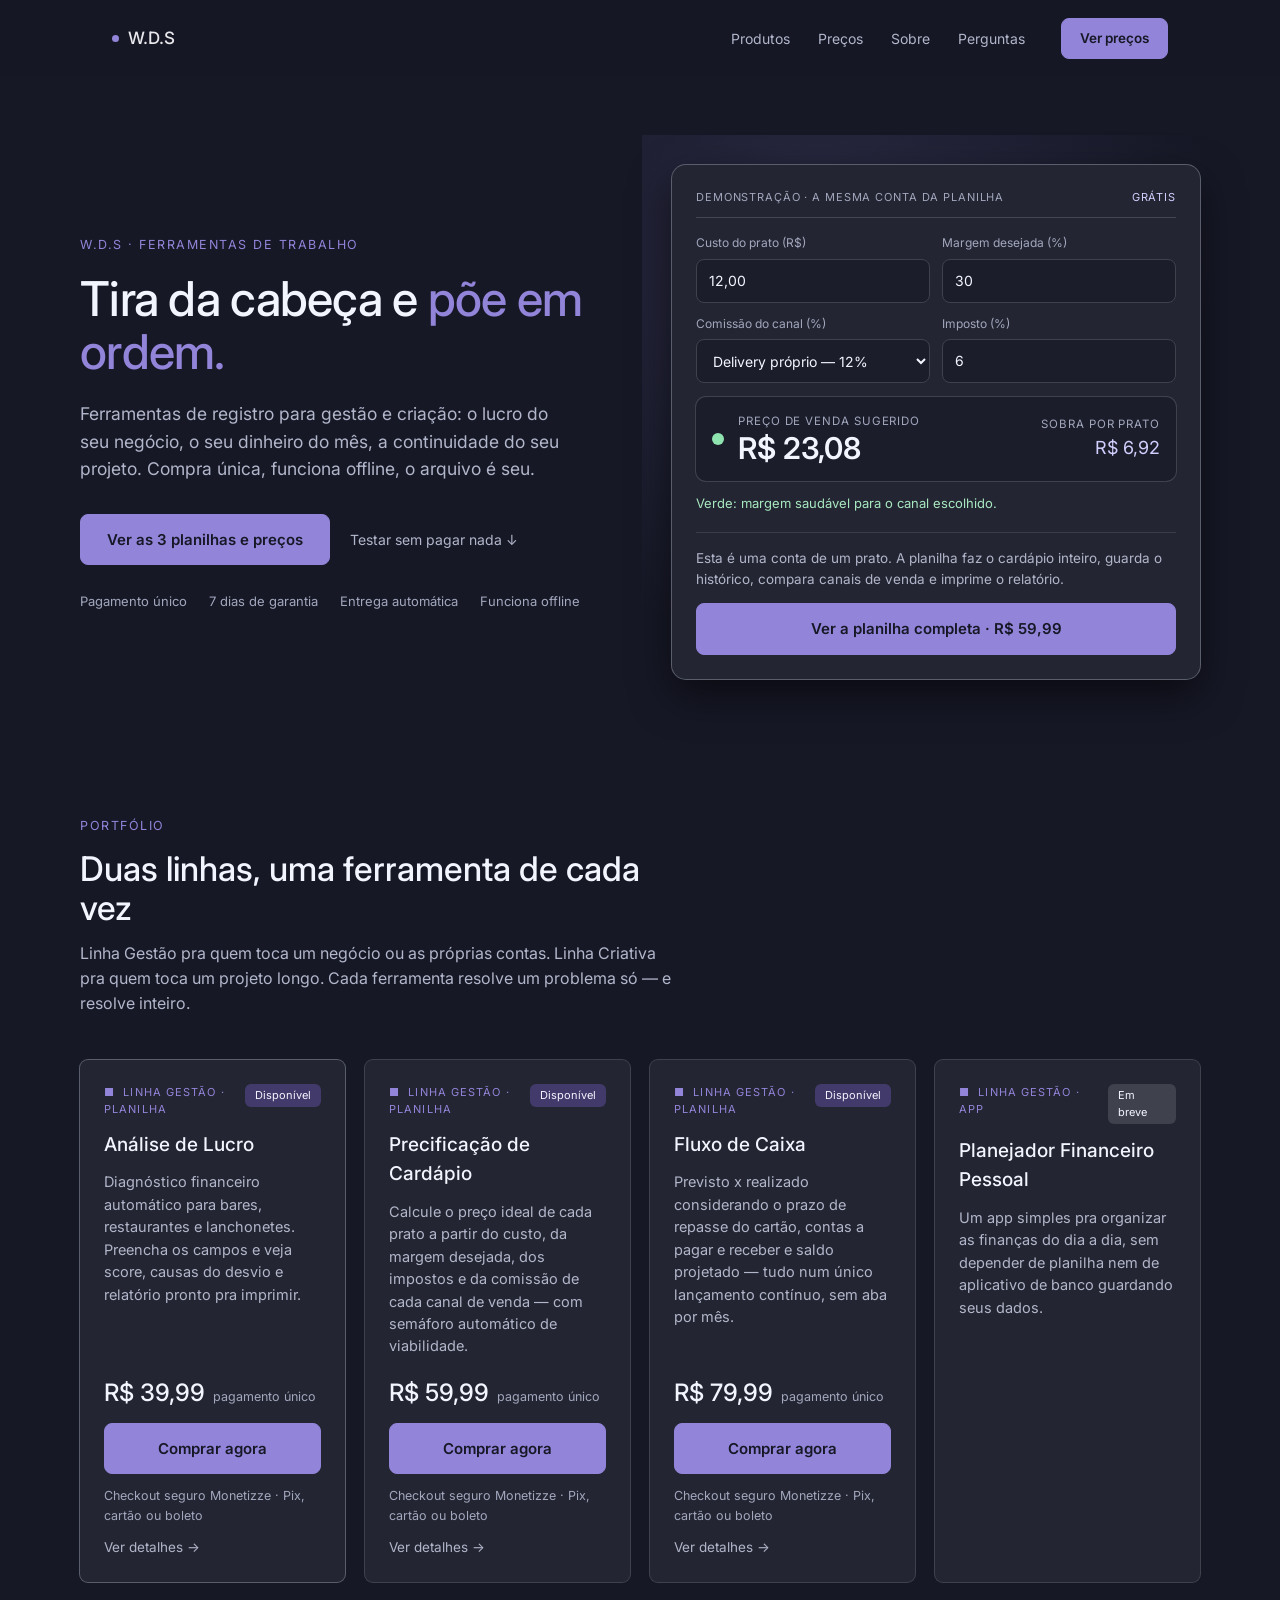
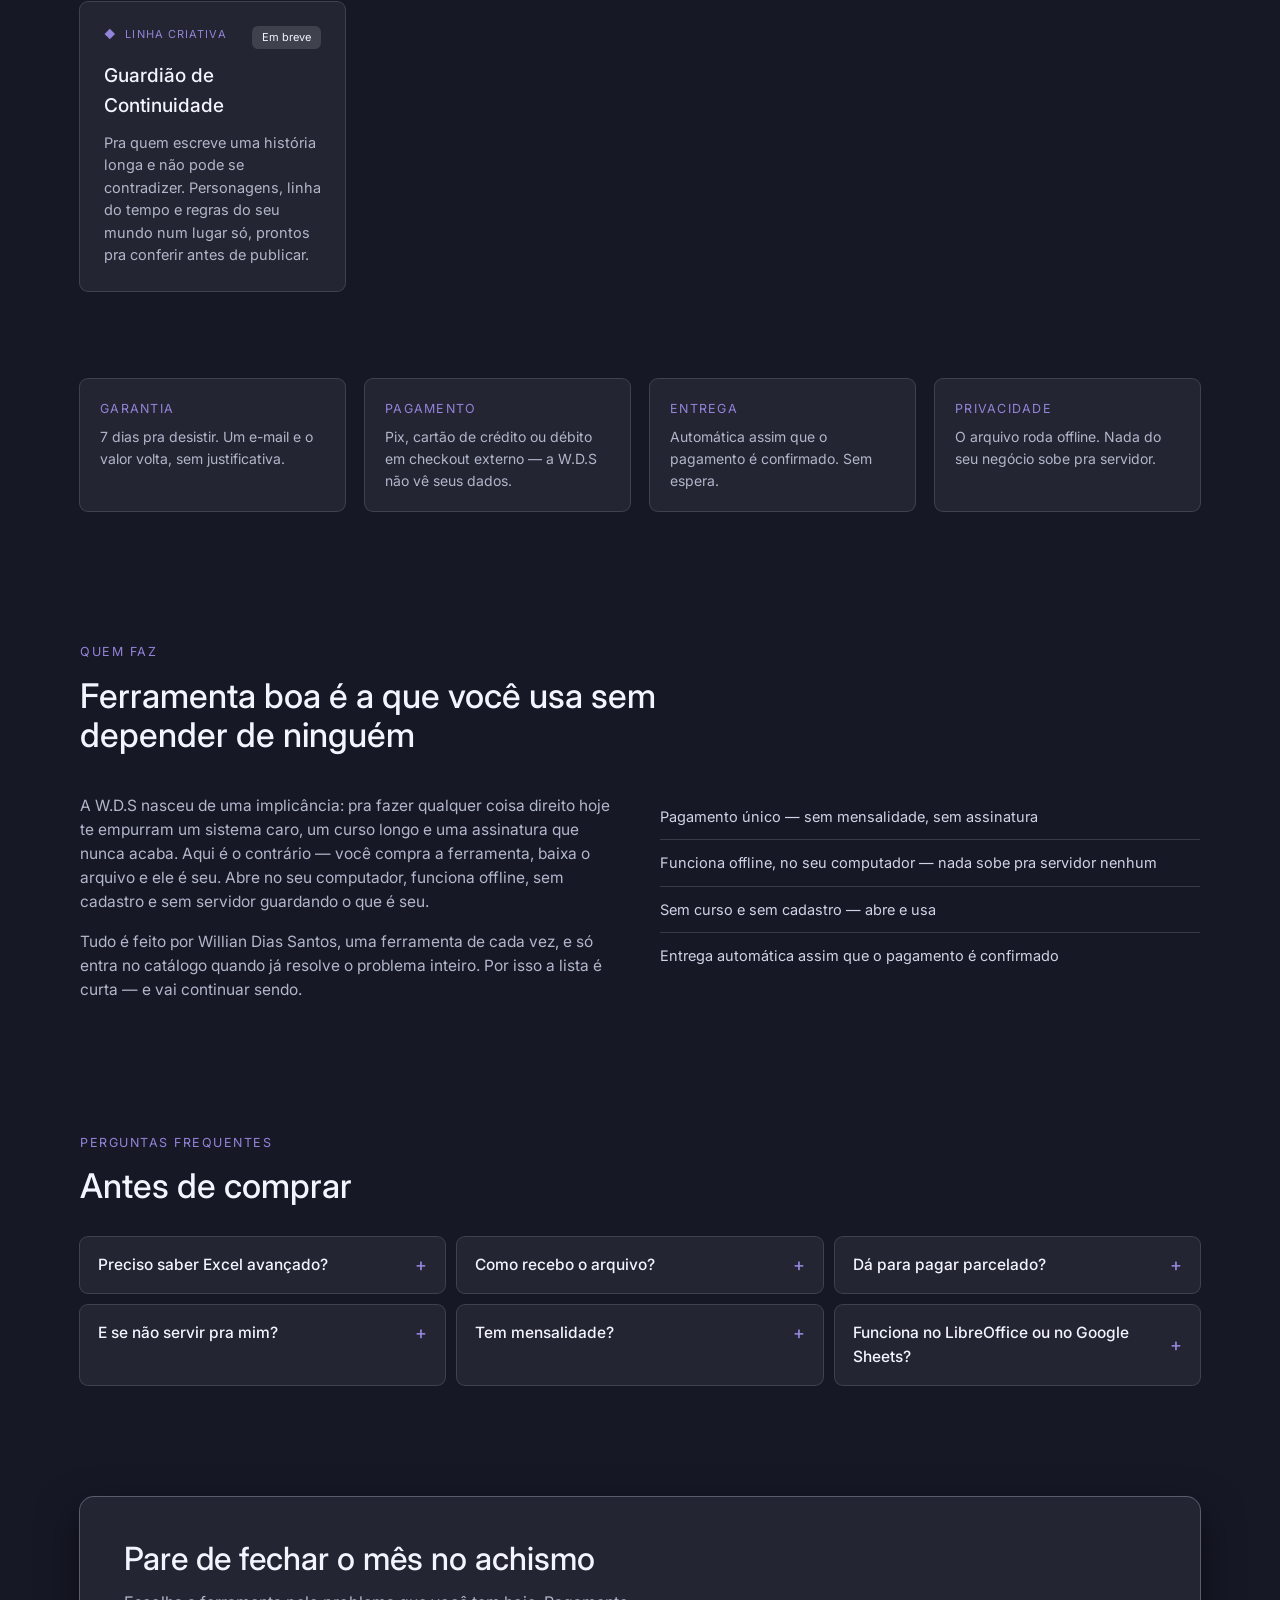
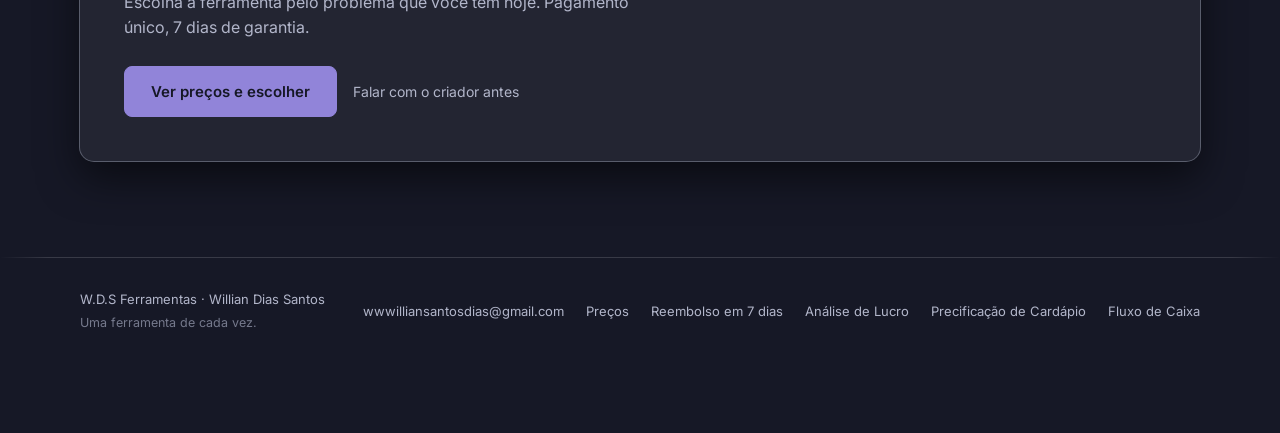
<file: index.html>
<!DOCTYPE html>
<html lang="pt-BR">
<head>
<meta charset="UTF-8">
<meta name="viewport" content="width=device-width, initial-scale=1.0">
<title>W.D.S Ferramentas — Planilhas e apps que organizam o que não cabe na cabeça</title>
<meta name="description" content="Ferramentas de registro pra negócio, dinheiro e projetos criativos. Pagamento único, 7 dias de garantia, funciona offline, o arquivo é seu — sem mensalidade, sem curso pra aprender.">
<link rel="canonical" href="https://wwwilliansantosdias-gif.github.io/W.D.S/index.html">
<meta property="og:type" content="website">
<meta property="og:site_name" content="W.D.S Ferramentas">
<meta property="og:title" content="W.D.S Ferramentas — Planilhas e apps que organizam o que não cabe na cabeça">
<meta property="og:description" content="Ferramentas de registro pra negócio, dinheiro e projetos criativos. Pagamento único, funciona offline, o arquivo é seu.">
<meta property="og:url" content="https://wwwilliansantosdias-gif.github.io/W.D.S/index.html">
<meta property="og:locale" content="pt_BR">
<script type="application/ld+json">
{"@context":"https://schema.org","@type":"Organization","name":"W.D.S Ferramentas","url":"https://wwwilliansantosdias-gif.github.io/W.D.S/index.html","description":"W.D.S Ferramentas cria planilhas e apps de registro para negócio, dinheiro e projetos criativos, com pagamento único e sem mensalidade.","founder":{"@type":"Person","name":"Willian Dias Santos"},"makesOffer":[{"@type":"Offer","itemOffered":{"@type":"Product","name":"Análise de Lucro"},"price":"39.99","priceCurrency":"BRL","url":"https://wwwilliansantosdias-gif.github.io/W.D.S/analise-de-lucro.html"},{"@type":"Offer","itemOffered":{"@type":"Product","name":"Precificação de Cardápio"},"price":"59.99","priceCurrency":"BRL","url":"https://wwwilliansantosdias-gif.github.io/W.D.S/precificacao-de-cardapio.html"},{"@type":"Offer","itemOffered":{"@type":"Product","name":"Fluxo de Caixa"},"price":"79.99","priceCurrency":"BRL","url":"https://wwwilliansantosdias-gif.github.io/W.D.S/fluxo-de-caixa.html"}]}
</script>
<script type="application/ld+json">
{"@context":"https://schema.org","@type":"FAQPage","mainEntity":[
{"@type":"Question","name":"Preciso saber Excel avançado?","acceptedAnswer":{"@type":"Answer","text":"Não. Você digita números nos campos editáveis — cálculo, formatação e diagnóstico são automáticos."}},
{"@type":"Question","name":"Como recebo o arquivo?","acceptedAnswer":{"@type":"Answer","text":"Entrega automática por e-mail assim que o pagamento é confirmado, direto pelo checkout Monetizze."}},
{"@type":"Question","name":"Dá para pagar parcelado?","acceptedAnswer":{"@type":"Answer","text":"Sim. No checkout você escolhe Pix, boleto ou cartão de crédito com parcelamento."}},
{"@type":"Question","name":"E se não servir pra mim?","acceptedAnswer":{"@type":"Answer","text":"Você tem 7 dias para pedir reembolso por e-mail, sem precisar justificar."}},
{"@type":"Question","name":"Tem mensalidade?","acceptedAnswer":{"@type":"Answer","text":"Não. Pagamento único, arquivo seu, funciona offline e sem cadastro."}},
{"@type":"Question","name":"Funciona no LibreOffice ou no Google Sheets?","acceptedAnswer":{"@type":"Answer","text":"As planilhas são feitas para Excel 2010 ou superior e funcionam no LibreOffice Calc. No Google Sheets algumas formatações condicionais podem se comportar de forma diferente."}}]}
</script>
<link rel="preconnect" href="https://fonts.googleapis.com">
<link rel="preconnect" href="https://fonts.gstatic.com" crossorigin>
<link href="https://fonts.googleapis.com/css2?family=Inter:wght@400;500;600;700&display=swap" rel="stylesheet">
<link rel="stylesheet" href="estilo.css">
</head>
<body>
<div style="background:#161826;color:#e9e9ed;font-family:'Inter',system-ui,sans-serif;font-size:15px;line-height:1.55;min-height:100vh;">

  <!-- Nav -->
  <header style="position:sticky;top:0;z-index:50;background:rgba(22,24,38,0.9);backdrop-filter:blur(8px);">
    <div style="max-width:1120px;margin:0 auto;padding:18px 32px;display:flex;align-items:center;gap:36px;">
      <a href="#top" style="display:flex;align-items:center;gap:9px;font-weight:500;font-size:17px;color:#e9e9ed;margin-right:auto;">
        <span style="width:7px;height:7px;border-radius:50%;background:#9184d9;display:inline-block;"></span>
        W.D.S
      </a>
      <nav style="display:flex;gap:28px;">
        <a href="#produtos" style="color:#b2b6ca;font-size:14px;">Produtos</a>
        <a href="precos.html" style="color:#b2b6ca;font-size:14px;">Preços</a>
        <a href="#sobre" style="color:#b2b6ca;font-size:14px;">Sobre</a>
        <a href="#perguntas" style="color:#b2b6ca;font-size:14px;">Perguntas</a>
      </nav>
      <a href="precos.html" class="btn-buy" style="min-height:40px;padding:9px 18px;font-size:13.5px;" data-track="cta_nav" data-local="nav">Ver preços</a>
    </div>
  </header>

  <!-- Hero -->
  <section id="top" style="padding:88px 32px 70px;">
    <div style="max-width:1120px;margin:0 auto;display:grid;grid-template-columns:repeat(auto-fit,minmax(340px,1fr));gap:64px;align-items:center;">
      <div>
        <span style="font-size:12.5px;letter-spacing:0.12em;text-transform:uppercase;color:#9184d9;display:inline-block;margin-bottom:18px;">W.D.S · Ferramentas de trabalho</span>
        <h1 style="font-family:'Inter',sans-serif;font-weight:500;font-size:clamp(32px,4.4vw,48px);line-height:1.1;letter-spacing:-0.015em;margin:0 0 22px;color:#f3f5fe;">Tira da cabeça e <span style="color:#9184d9;">põe em ordem.</span></h1>
        <p style="font-size:17.5px;color:#b2b6ca;max-width:44ch;margin:0 0 32px;">Ferramentas de registro para gestão e criação: o lucro do seu negócio, o seu dinheiro do mês, a continuidade do seu projeto. Compra única, funciona offline, o arquivo é seu.</p>
        <div style="display:flex;align-items:center;gap:20px;flex-wrap:wrap;">
          <a href="precos.html" class="btn-buy" data-track="cta_hero" data-local="hero">Ver as 3 planilhas e preços</a>
          <a href="#demo" style="font-size:14px;color:#b2b6ca;">Testar sem pagar nada ↓</a>
        </div>
        <div style="display:flex;gap:22px;flex-wrap:wrap;margin-top:26px;font-size:13px;color:#a2a7bd;">
          <span>Pagamento único</span>
          <span>7 dias de garantia</span>
          <span>Entrega automática</span>
          <span>Funciona offline</span>
        </div>
      </div>

      <!-- DEMONSTRAÇÃO AO VIVO — a mesma fórmula da planilha real (custo / (1 - margem - comissão - imposto)), conferida linha a linha com gerar_planilha.py. Mantenha os dois em sincronia se a fórmula mudar. -->
      <div style="position:relative;">
        <div style="position:absolute;inset:-30px;background:radial-gradient(circle at 30% 20%, rgba(145,132,217,0.16), transparent 65%);pointer-events:none;"></div>
        <div id="demo" style="position:relative;background:#232532;border-radius:14px;box-shadow:0 0 0 1px #595d6c, 0 16px 40px rgba(0,0,0,0.55);padding:24px;">
          <div style="display:flex;justify-content:space-between;align-items:baseline;font-size:11px;letter-spacing:0.08em;text-transform:uppercase;color:#a2a7bd;padding-bottom:12px;margin-bottom:16px;background:linear-gradient(to right, rgba(233,233,237,0.16), rgba(233,233,237,0.16)) no-repeat bottom / 100% 1px;">
            <span>Demonstração · a mesma conta da planilha</span><span style="color:#d2cefd;">grátis</span>
          </div>

          <div style="display:grid;grid-template-columns:1fr 1fr;gap:12px;margin-bottom:14px;">
            <div>
              <label class="demo-lb" for="d-custo">Custo do prato (R$)</label>
              <input class="demo-in" id="d-custo" type="text" inputmode="decimal" value="12,00">
            </div>
            <div>
              <label class="demo-lb" for="d-margem">Margem desejada (%)</label>
              <input class="demo-in" id="d-margem" type="number" min="0" max="90" step="1" value="30">
            </div>
            <div>
              <label class="demo-lb" for="d-canal">Comissão do canal (%)</label>
              <select class="demo-in" id="d-canal">
                <option value="0">Balcão / salão — 0%</option>
                <option value="12" selected>Delivery próprio — 12%</option>
                <option value="23">iFood / marketplace — 23%</option>
                <option value="30">Marketplace + entrega — 30%</option>
              </select>
            </div>
            <div>
              <label class="demo-lb" for="d-imposto">Imposto (%)</label>
              <input class="demo-in" id="d-imposto" type="number" min="0" max="30" step="0.5" value="6">
            </div>
          </div>

          <div style="display:flex;align-items:center;gap:14px;padding:16px;border-radius:10px;background:#1b1d2b;box-shadow:0 0 0 1px #3f424d;">
            <span id="d-semaforo" style="width:12px;height:12px;border-radius:50%;background:#3f424d;flex-shrink:0;"></span>
            <div style="flex-grow:1;">
              <div style="font-size:11.5px;letter-spacing:0.08em;text-transform:uppercase;color:#a2a7bd;">Preço de venda sugerido</div>
              <div id="d-preco" style="font-size:30px;font-weight:600;color:#f3f5fe;line-height:1.15;">—</div>
            </div>
            <div style="text-align:right;">
              <div style="font-size:11.5px;letter-spacing:0.08em;text-transform:uppercase;color:#a2a7bd;">Sobra por prato</div>
              <div id="d-lucro" style="font-size:18px;color:#d2cefd;">—</div>
            </div>
          </div>
          <p id="d-nota" style="margin:12px 0 0;font-size:13px;color:#a2a7bd;">Digite o custo dos ingredientes do prato.</p>

          <div style="margin-top:18px;padding-top:16px;background:linear-gradient(to right, rgba(233,233,237,0.12), rgba(233,233,237,0.12)) no-repeat top / 100% 1px;">
            <p style="margin:0 0 14px;font-size:13.5px;color:#b2b6ca;">Esta é uma conta de um prato. A planilha faz o cardápio inteiro, guarda o histórico, compara canais de venda e imprime o relatório.</p>
            <a href="precificacao-de-cardapio.html#oferta" class="btn-buy" style="width:100%;" data-track="cta_demo" data-produto="Precificação de Cardápio" data-preco="59.99" data-local="demo">Ver a planilha completa · R$ 59,99</a>
          </div>
        </div>
      </div>
    </div>
  </section>

  <!-- Produtos -->
  <section id="produtos" style="padding:64px 32px;">
    <div style="max-width:1120px;margin:0 auto;">
      <div style="max-width:600px;margin-bottom:44px;">
        <span style="font-size:12.5px;letter-spacing:0.12em;text-transform:uppercase;color:#9184d9;display:inline-block;margin-bottom:14px;">Portfólio</span>
        <h2 style="font-weight:500;font-size:clamp(26px,3.2vw,34px);line-height:1.15;margin:0 0 14px;color:#f3f5fe;">Duas linhas, uma ferramenta de cada vez</h2>
        <p style="color:#b2b6ca;font-size:16px;margin:0;">Linha Gestão pra quem toca um negócio ou as próprias contas. Linha Criativa pra quem toca um projeto longo. Cada ferramenta resolve um problema só — e resolve inteiro.</p>
      </div>

      <div style="display:grid;grid-template-columns:repeat(auto-fit,minmax(260px,1fr));gap:20px;">

        <div style="display:flex;flex-direction:column;gap:12px;background:#232532;border-radius:8px;padding:24px;box-shadow:0 0 0 1px #595d6c;">
          <div style="display:flex;justify-content:space-between;align-items:flex-start;">
            <span style="font-size:11px;letter-spacing:0.1em;text-transform:uppercase;color:#9184d9;">■&nbsp; Linha Gestão · Planilha</span>
            <span style="display:inline-flex;align-items:center;font-size:11px;padding:3px 10px;border-radius:6px;background:#423a6a;color:#f5f4ff;">Disponível</span>
          </div>
          <h3 style="font-weight:500;font-size:19px;margin:0;color:#f3f5fe;">Análise de Lucro</h3>
          <p style="color:#b2b6ca;font-size:14.5px;margin:0;flex-grow:1;">Diagnóstico financeiro automático para bares, restaurantes e lanchonetes. Preencha os campos e veja score, causas do desvio e relatório pronto pra imprimir.</p>
          <div style="display:flex;align-items:baseline;gap:8px;padding-top:4px;">
            <span style="font-size:24px;font-weight:500;color:#f3f5fe;">R$ 39,99</span>
            <span style="font-size:12.5px;color:#a2a7bd;">pagamento único</span>
          </div>
          <a href="https://pay.monetizze.com.br/DQB384105" target="_blank" rel="noopener" class="btn-buy" data-track="checkout_click" data-produto="Análise de Lucro" data-preco="39.99" data-local="card_home">Comprar agora</a>
          <div style="font-size:12.5px;color:#a2a7bd;">Checkout seguro Monetizze · Pix, cartão ou boleto</div>
          <a href="analise-de-lucro.html" style="font-size:13.5px;color:#b2b6ca;">Ver detalhes →</a>
        </div>

        <div style="display:flex;flex-direction:column;gap:12px;background:#232532;border-radius:8px;padding:24px;box-shadow:0 0 0 1px #3f424d;">
          <div style="display:flex;justify-content:space-between;align-items:flex-start;">
            <span style="font-size:11px;letter-spacing:0.1em;text-transform:uppercase;color:#9184d9;">■&nbsp; Linha Gestão · Planilha</span>
            <span style="display:inline-flex;align-items:center;font-size:11px;padding:3px 10px;border-radius:6px;background:#423a6a;color:#f5f4ff;">Disponível</span>
          </div>
          <h3 style="font-weight:500;font-size:19px;margin:0;color:#f3f5fe;">Precificação de Cardápio</h3>
          <p style="color:#b2b6ca;font-size:14.5px;margin:0;flex-grow:1;">Calcule o preço ideal de cada prato a partir do custo, da margem desejada, dos impostos e da comissão de cada canal de venda — com semáforo automático de viabilidade.</p>
          <div style="display:flex;align-items:baseline;gap:8px;padding-top:4px;">
            <span style="font-size:24px;font-weight:500;color:#f3f5fe;">R$ 59,99</span>
            <span style="font-size:12.5px;color:#a2a7bd;">pagamento único</span>
          </div>
          <a href="precificacao-de-cardapio.html#oferta" class="btn-buy" data-track="cta_produto" data-produto="Precificação de Cardápio" data-preco="59.99" data-local="card_home">Comprar agora</a>
          <div style="font-size:12.5px;color:#a2a7bd;">Checkout seguro Monetizze · Pix, cartão ou boleto</div>
          <a href="precificacao-de-cardapio.html" style="font-size:13.5px;color:#b2b6ca;">Ver detalhes →</a>
        </div>

        <div style="display:flex;flex-direction:column;gap:12px;background:#232532;border-radius:8px;padding:24px;box-shadow:0 0 0 1px #3f424d;">
          <div style="display:flex;justify-content:space-between;align-items:flex-start;">
            <span style="font-size:11px;letter-spacing:0.1em;text-transform:uppercase;color:#9184d9;">■&nbsp; Linha Gestão · Planilha</span>
            <span style="display:inline-flex;align-items:center;font-size:11px;padding:3px 10px;border-radius:6px;background:#423a6a;color:#f5f4ff;">Disponível</span>
          </div>
          <h3 style="font-weight:500;font-size:19px;margin:0;color:#f3f5fe;">Fluxo de Caixa</h3>
          <p style="color:#b2b6ca;font-size:14.5px;margin:0;flex-grow:1;">Previsto x realizado considerando o prazo de repasse do cartão, contas a pagar e receber e saldo projetado — tudo num único lançamento contínuo, sem aba por mês.</p>
          <div style="display:flex;align-items:baseline;gap:8px;padding-top:4px;">
            <span style="font-size:24px;font-weight:500;color:#f3f5fe;">R$ 79,99</span>
            <span style="font-size:12.5px;color:#a2a7bd;">pagamento único</span>
          </div>
          <a href="fluxo-de-caixa.html#oferta" class="btn-buy" data-track="cta_produto" data-produto="Fluxo de Caixa" data-preco="79.99" data-local="card_home">Comprar agora</a>
          <div style="font-size:12.5px;color:#a2a7bd;">Checkout seguro Monetizze · Pix, cartão ou boleto</div>
          <a href="fluxo-de-caixa.html" style="font-size:13.5px;color:#b2b6ca;">Ver detalhes →</a>
        </div>

        <div style="display:flex;flex-direction:column;gap:12px;background:#232532;border-radius:8px;padding:24px;box-shadow:0 0 0 1px #3f424d;">
          <div style="display:flex;justify-content:space-between;align-items:flex-start;">
            <span style="font-size:11px;letter-spacing:0.1em;text-transform:uppercase;color:#9184d9;">■&nbsp; Linha Gestão · App</span>
            <span style="display:inline-flex;align-items:center;font-size:11px;padding:3px 10px;border-radius:6px;background:#3f424d;color:#f3f5fe;">Em breve</span>
          </div>
          <h3 style="font-weight:500;font-size:19px;margin:0;color:#f3f5fe;">Planejador Financeiro Pessoal</h3>
          <p style="color:#b2b6ca;font-size:14.5px;margin:0;flex-grow:1;">Um app simples pra organizar as finanças do dia a dia, sem depender de planilha nem de aplicativo de banco guardando seus dados.</p>
        </div>

        <div style="display:flex;flex-direction:column;gap:12px;background:#232532;border-radius:8px;padding:24px;box-shadow:0 0 0 1px #3f424d;">
          <div style="display:flex;justify-content:space-between;align-items:flex-start;">
            <span style="font-size:11px;letter-spacing:0.1em;text-transform:uppercase;color:#9184d9;">◆&nbsp; Linha Criativa</span>
            <span style="display:inline-flex;align-items:center;font-size:11px;padding:3px 10px;border-radius:6px;background:#3f424d;color:#f3f5fe;">Em breve</span>
          </div>
          <h3 style="font-weight:500;font-size:19px;margin:0;color:#f3f5fe;">Guardião de Continuidade</h3>
          <p style="color:#b2b6ca;font-size:14.5px;margin:0;flex-grow:1;">Pra quem escreve uma história longa e não pode se contradizer. Personagens, linha do tempo e regras do seu mundo num lugar só, prontos pra conferir antes de publicar.</p>
        </div>

      </div>
    </div>
  </section>

  <!-- Confiança -->
  <section style="padding:24px 32px 64px;">
    <div style="max-width:1120px;margin:0 auto;display:grid;grid-template-columns:repeat(auto-fit,minmax(220px,1fr));gap:20px;">
      <div style="background:#232532;border-radius:8px;padding:20px;box-shadow:0 0 0 1px #3f424d;">
        <div style="font-size:12.5px;letter-spacing:0.1em;text-transform:uppercase;color:#9184d9;margin-bottom:8px;">Garantia</div>
        <p style="margin:0;font-size:14px;color:#b2b6ca;">7 dias pra desistir. Um e-mail e o valor volta, sem justificativa.</p>
      </div>
      <div style="background:#232532;border-radius:8px;padding:20px;box-shadow:0 0 0 1px #3f424d;">
        <div style="font-size:12.5px;letter-spacing:0.1em;text-transform:uppercase;color:#9184d9;margin-bottom:8px;">Pagamento</div>
        <p style="margin:0;font-size:14px;color:#b2b6ca;">Pix, cartão de crédito ou débito em checkout externo — a W.D.S não vê seus dados.</p>
      </div>
      <div style="background:#232532;border-radius:8px;padding:20px;box-shadow:0 0 0 1px #3f424d;">
        <div style="font-size:12.5px;letter-spacing:0.1em;text-transform:uppercase;color:#9184d9;margin-bottom:8px;">Entrega</div>
        <p style="margin:0;font-size:14px;color:#b2b6ca;">Automática assim que o pagamento é confirmado. Sem espera.</p>
      </div>
      <div style="background:#232532;border-radius:8px;padding:20px;box-shadow:0 0 0 1px #3f424d;">
        <div style="font-size:12.5px;letter-spacing:0.1em;text-transform:uppercase;color:#9184d9;margin-bottom:8px;">Privacidade</div>
        <p style="margin:0;font-size:14px;color:#b2b6ca;">O arquivo roda offline. Nada do seu negócio sobe pra servidor.</p>
      </div>
    </div>
  </section>

  <!-- Sobre / autoridade -->
  <section id="sobre" style="padding:64px 32px;">
    <div style="max-width:1120px;margin:0 auto;">
      <div style="max-width:600px;margin-bottom:40px;">
        <span style="font-size:12.5px;letter-spacing:0.12em;text-transform:uppercase;color:#9184d9;display:inline-block;margin-bottom:14px;">Quem faz</span>
        <h2 style="font-weight:500;font-size:clamp(26px,3.2vw,34px);line-height:1.15;margin:0;color:#f3f5fe;">Ferramenta boa é a que você usa sem depender de ninguém</h2>
      </div>
      <div style="display:grid;grid-template-columns:repeat(auto-fit,minmax(280px,1fr));gap:40px;align-items:start;">
                <div>
          <p style="color:#b2b6ca;font-size:15.5px;margin:0 0 16px;">A W.D.S nasceu de uma implicância: pra fazer qualquer coisa direito hoje te empurram um sistema caro, um curso longo e uma assinatura que nunca acaba. Aqui é o contrário — você compra a ferramenta, baixa o arquivo e ele é seu. Abre no seu computador, funciona offline, sem cadastro e sem servidor guardando o que é seu.</p>
          <p style="color:#b2b6ca;font-size:15.5px;margin:0;">Tudo é feito por Willian Dias Santos, uma ferramenta de cada vez, e só entra no catálogo quando já resolve o problema inteiro. Por isso a lista é curta — e vai continuar sendo.</p>
        </div>
        <div>
          <ul style="list-style:none;margin:0;padding:0;">
            <li style="font-size:14.5px;color:#cfd3e5;padding:12px 0;background:linear-gradient(to right, rgba(233,233,237,0.16), rgba(233,233,237,0.16)) no-repeat bottom / 100% 1px;">Pagamento único — sem mensalidade, sem assinatura</li>
            <li style="font-size:14.5px;color:#cfd3e5;padding:12px 0;background:linear-gradient(to right, rgba(233,233,237,0.16), rgba(233,233,237,0.16)) no-repeat bottom / 100% 1px;">Funciona offline, no seu computador — nada sobe pra servidor nenhum</li>
            <li style="font-size:14.5px;color:#cfd3e5;padding:12px 0;background:linear-gradient(to right, rgba(233,233,237,0.16), rgba(233,233,237,0.16)) no-repeat bottom / 100% 1px;">Sem curso e sem cadastro — abre e usa</li>
            <li style="font-size:14.5px;color:#cfd3e5;padding:12px 0;">Entrega automática assim que o pagamento é confirmado</li>
          </ul>
        </div>
      </div>
    </div>
  </section>

  <!-- Perguntas -->
  <section id="perguntas" style="padding:64px 32px;">
    <div style="max-width:1120px;margin:0 auto;">
      <div style="max-width:600px;margin-bottom:32px;">
        <span style="font-size:12.5px;letter-spacing:0.12em;text-transform:uppercase;color:#9184d9;display:inline-block;margin-bottom:14px;">Perguntas frequentes</span>
        <h2 style="font-weight:500;font-size:clamp(26px,3.2vw,34px);line-height:1.15;margin:0;color:#f3f5fe;">Antes de comprar</h2>
      </div>
      <div style="display:grid;grid-template-columns:repeat(auto-fit,minmax(300px,1fr));gap:12px;">
        <details class="faq"><summary>Preciso saber Excel avançado?</summary><div>Não. Você digita números nos campos editáveis — cálculo, formatação e diagnóstico são automáticos. A demonstração no topo desta página é a mesma lógica da planilha.</div></details>
        <details class="faq"><summary>Como recebo o arquivo?</summary><div>Entrega automática por e-mail assim que o pagamento é confirmado, direto pelo checkout Monetizze.</div></details>
        <details class="faq"><summary>Dá para pagar parcelado?</summary><div>Sim. No checkout você escolhe Pix, boleto ou cartão de crédito com parcelamento.</div></details>
        <details class="faq"><summary>E se não servir pra mim?</summary><div>Você tem 7 dias pra pedir reembolso por e-mail, sem precisar justificar.</div></details>
        <details class="faq"><summary>Tem mensalidade?</summary><div>Não. Pagamento único, arquivo seu, funciona offline e sem cadastro.</div></details>
        <details class="faq"><summary>Funciona no LibreOffice ou no Google Sheets?</summary><div>Feita para Excel 2010 ou superior e funciona no LibreOffice Calc. No Google Sheets algumas formatações condicionais podem se comportar de forma diferente.</div></details>
      </div>
    </div>
  </section>

  <!-- CTA final -->
  <section id="contato" style="padding:48px 32px 96px;">
    <div style="max-width:1120px;margin:0 auto;background:#232532;border-radius:14px;padding:44px;box-shadow:0 0 0 1px #595d6c, 0 16px 40px rgba(0,0,0,0.55);">
      <h2 style="font-weight:500;font-size:clamp(24px,3vw,32px);line-height:1.15;margin:0 0 12px;color:#f3f5fe;">Pare de fechar o mês no achismo</h2>
      <p style="color:#b2b6ca;font-size:16px;margin:0 0 26px;max-width:52ch;">Escolha a ferramenta pelo problema que você tem hoje. Pagamento único, 7 dias de garantia.</p>
      <div style="display:flex;gap:16px;align-items:center;flex-wrap:wrap;">
        <a href="precos.html" class="btn-buy" data-track="cta_final" data-local="rodape">Ver preços e escolher</a>
        <a href="mailto:wwwilliansantosdias@gmail.com" style="font-size:14px;color:#b2b6ca;">Falar com o criador antes</a>
      </div>
    </div>
  </section>

  <!-- Footer -->
  <footer style="padding:32px 32px 100px;background:linear-gradient(to right, transparent, rgba(233,233,237,0.16) 48px, rgba(233,233,237,0.16) calc(100% - 48px), transparent) no-repeat top / 100% 1px;">
    <div style="max-width:1120px;margin:0 auto;display:flex;justify-content:space-between;align-items:center;flex-wrap:wrap;gap:16px;">
      <div>
        <div style="font-size:13px;color:#b2b6ca;">W.D.S Ferramentas · Willian Dias Santos</div>
        <div style="font-size:12.5px;color:#75798c;margin-top:4px;">Uma ferramenta de cada vez.</div>
      </div>
      <div style="display:flex;gap:22px;flex-wrap:wrap;font-size:13px;">
        <a href="mailto:wwwilliansantosdias@gmail.com" style="color:#b2b6ca;">wwwilliansantosdias@gmail.com</a>
        <a href="precos.html" style="color:#b2b6ca;">Preços</a>
        <a href="#perguntas" style="color:#b2b6ca;">Reembolso em 7 dias</a>
        <a href="analise-de-lucro.html" style="color:#b2b6ca;">Análise de Lucro</a>
        <a href="precificacao-de-cardapio.html" style="color:#b2b6ca;">Precificação de Cardápio</a>
        <a href="fluxo-de-caixa.html" style="color:#b2b6ca;">Fluxo de Caixa</a>
      </div>
    </div>
  </footer>

  <!-- CTA fixo (mobile) -->
  <div class="mobile-cta">
    <div style="position:fixed;left:0;right:0;bottom:0;z-index:60;background:rgba(22,24,38,0.96);backdrop-filter:blur(8px);padding:12px 16px calc(12px + env(safe-area-inset-bottom));display:flex;align-items:center;justify-content:space-between;gap:12px;box-shadow:0 -1px 0 rgba(233,233,237,0.16);">
      <div>
        <div style="font-size:13px;color:#cfd3e5;">3 planilhas disponíveis</div>
        <div style="font-size:12.5px;color:#a2a7bd;">A partir de R$ 39,99 · 7 dias de garantia</div>
      </div>
      <a href="precos.html" class="btn-buy" style="min-height:44px;padding:10px 18px;font-size:14px;width:auto;" data-track="cta_mobile" data-local="barra_fixa">Ver preços</a>
    </div>
  </div>

</div>
<script src="wds.js" defer></script>
</body>
</html>
</file>
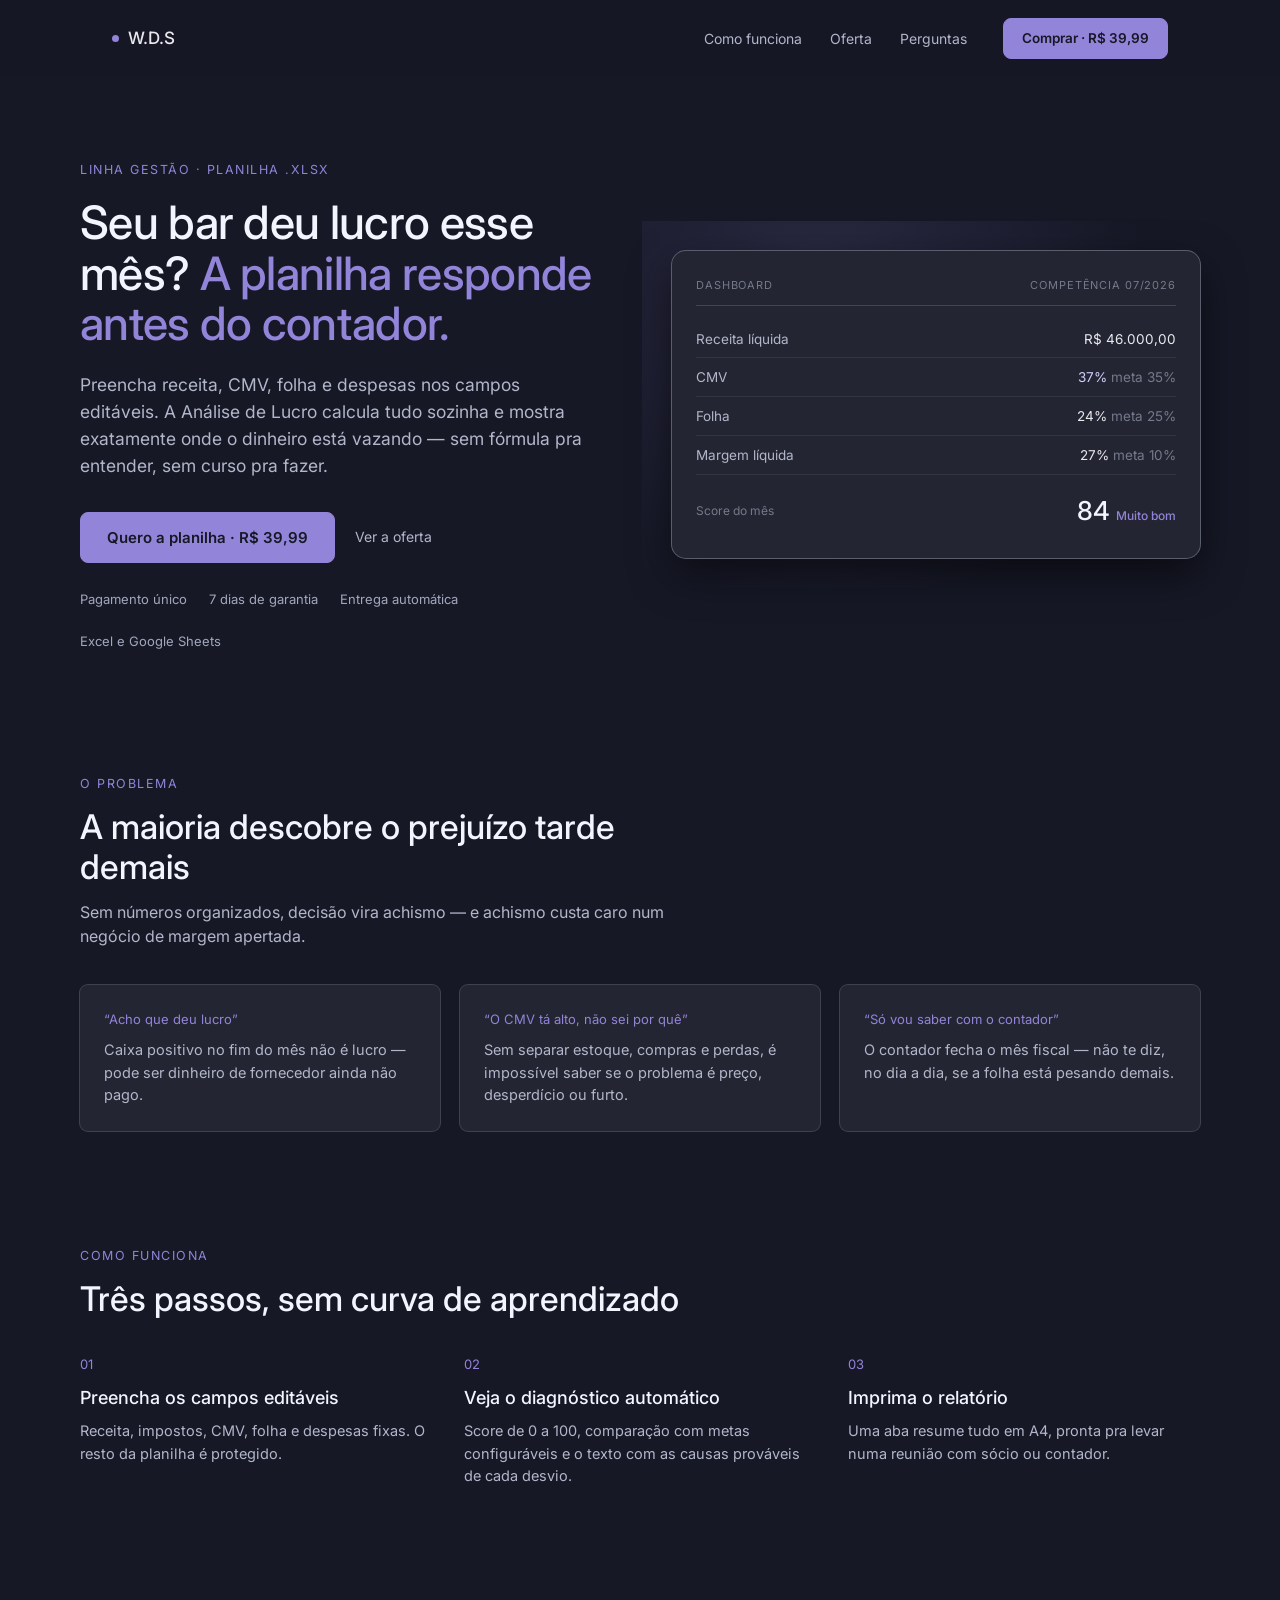
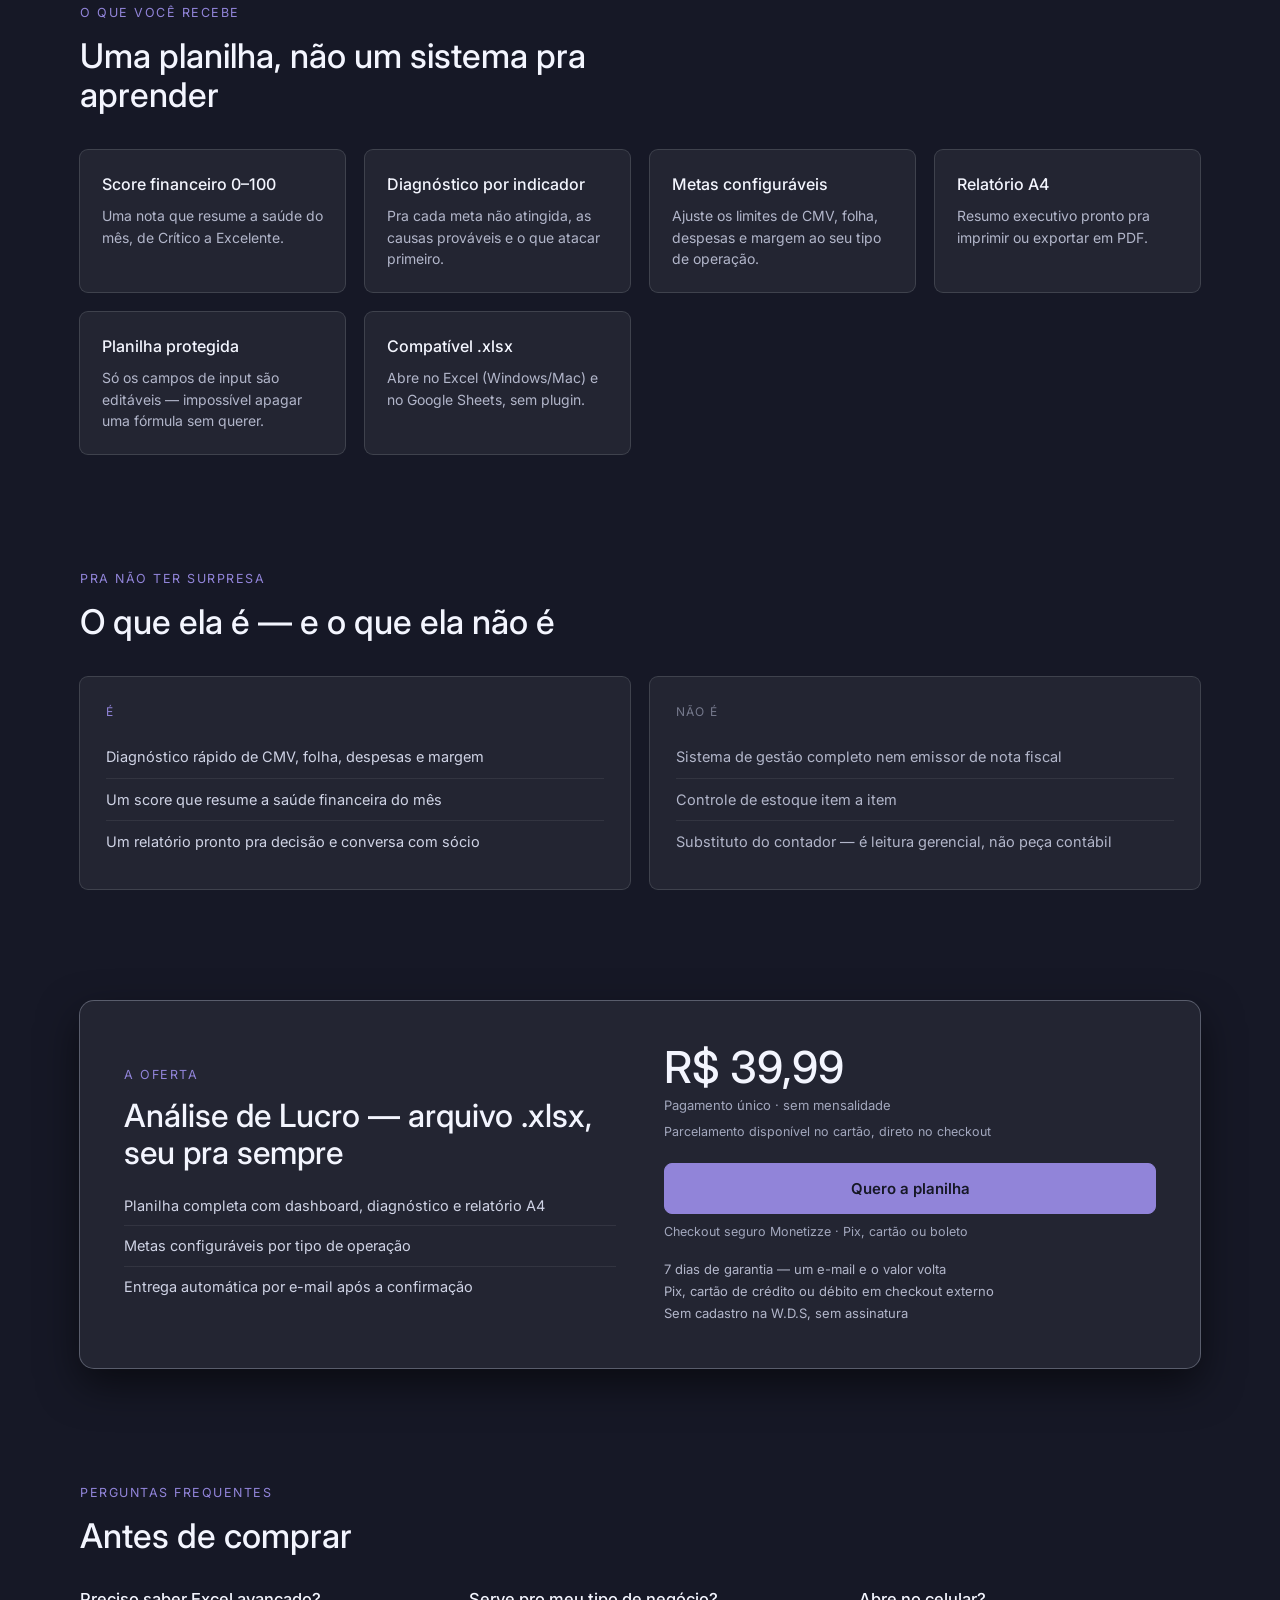
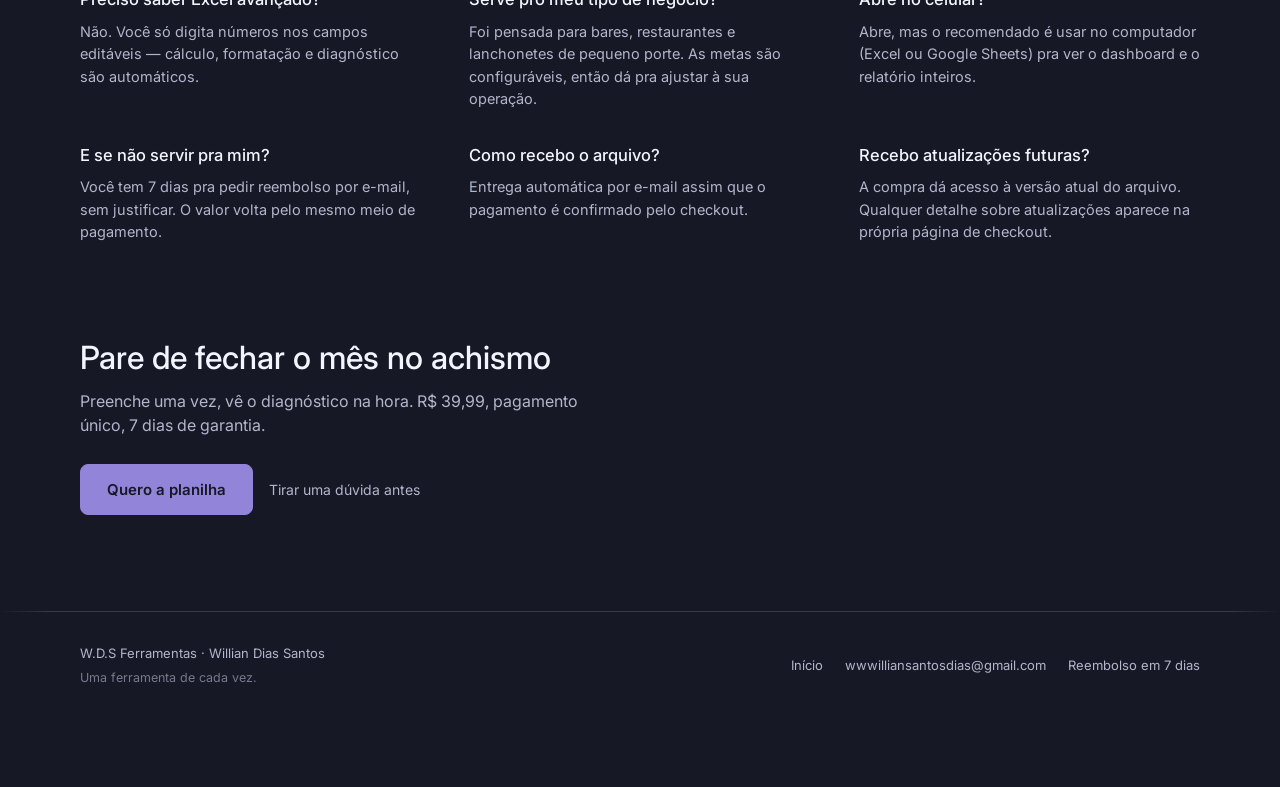
<file: analise-de-lucro.html>
<!DOCTYPE html>
<html lang="pt-BR">
<head>
<meta charset="UTF-8">
<meta name="viewport" content="width=device-width, initial-scale=1.0">
<title>Análise de Lucro — Diagnóstico financeiro em planilha | W.D.S Ferramentas</title>
<meta name="description" content="Planilha de diagnóstico financeiro para bares, restaurantes e lanchonetes. Preencha receita, CMV, folha e despesas e veja score, causas do desvio e relatório pronto pra imprimir. Pagamento único de R$ 39,99 com 7 dias de garantia.">
<link rel="canonical" href="https://wwwilliansantosdias-gif.github.io/W.D.S/analise-de-lucro.html">
<meta property="og:type" content="product">
<meta property="og:site_name" content="W.D.S Ferramentas">
<meta property="og:title" content="Análise de Lucro — Diagnóstico financeiro em planilha">
<meta property="og:description" content="Preencha os campos e veja o diagnóstico automático do seu bar, restaurante ou lanchonete. R$ 39,99, pagamento único, uso imediato.">
<meta property="og:url" content="https://wwwilliansantosdias-gif.github.io/W.D.S/analise-de-lucro.html">
<meta property="og:locale" content="pt_BR">
<script type="application/ld+json">
{"@context":"https://schema.org","@type":"Product","name":"Análise de Lucro","brand":{"@type":"Brand","name":"W.D.S Ferramentas"},"description":"Planilha de diagnóstico financeiro automático para bares, restaurantes e lanchonetes de pequeno porte.","offers":{"@type":"Offer","url":"https://wwwilliansantosdias-gif.github.io/W.D.S/analise-de-lucro.html","priceCurrency":"BRL","price":"39.99","availability":"https://schema.org/InStock"}}
</script>
<link rel="preconnect" href="https://fonts.googleapis.com">
<link rel="preconnect" href="https://fonts.gstatic.com" crossorigin>
<link href="https://fonts.googleapis.com/css2?family=Inter:wght@400;500;600;700&display=swap" rel="stylesheet">
<link rel="stylesheet" href="estilo.css">
</head>
<body>
<div style="background:#161826;color:#e9e9ed;font-family:'Inter',system-ui,sans-serif;font-size:15px;line-height:1.55;min-height:100vh;">

  <!-- Nav -->
  <header style="position:sticky;top:0;z-index:50;background:rgba(22,24,38,0.9);backdrop-filter:blur(8px);">
    <div style="max-width:1120px;margin:0 auto;padding:18px 32px;display:flex;align-items:center;gap:36px;">
      <a href="index.html" style="display:flex;align-items:center;gap:9px;font-weight:500;font-size:17px;color:#e9e9ed;margin-right:auto;">
        <span style="width:7px;height:7px;border-radius:50%;background:#9184d9;display:inline-block;"></span>
        W.D.S
      </a>
      <nav style="display:flex;gap:28px;">
        <a href="#como-funciona" style="color:#b2b6ca;font-size:14px;">Como funciona</a>
        <a href="#oferta" style="color:#b2b6ca;font-size:14px;">Oferta</a>
        <a href="#perguntas" style="color:#b2b6ca;font-size:14px;">Perguntas</a>
      </nav>
      <a href="https://pay.monetizze.com.br/DQB384105" target="_blank" rel="noopener" class="btn-buy" style="min-height:40px;padding:9px 18px;font-size:13.5px;" data-track="cta_nav" data-produto="Análise de Lucro" data-preco="39.99" data-local="nav">Comprar · R$ 39,99</a>
    </div>
  </header>

  <!-- Hero -->
  <section style="padding:80px 32px 64px;">
    <div style="max-width:1120px;margin:0 auto;display:grid;grid-template-columns:repeat(auto-fit,minmax(340px,1fr));gap:64px;align-items:center;">
      <div>
        <span style="font-size:12.5px;letter-spacing:0.12em;text-transform:uppercase;color:#9184d9;display:inline-block;margin-bottom:18px;">Linha Gestão · Planilha .xlsx</span>
        <h1 style="font-weight:500;font-size:clamp(30px,4.2vw,46px);line-height:1.1;letter-spacing:-0.015em;margin:0 0 22px;color:#f3f5fe;">Seu bar deu lucro esse mês? <span style="color:#9184d9;">A planilha responde antes do contador.</span></h1>
        <p style="font-size:17.5px;color:#b2b6ca;max-width:46ch;margin:0 0 32px;">Preencha receita, CMV, folha e despesas nos campos editáveis. A Análise de Lucro calcula tudo sozinha e mostra exatamente onde o dinheiro está vazando — sem fórmula pra entender, sem curso pra fazer.</p>
        <div style="display:flex;align-items:center;gap:20px;flex-wrap:wrap;">
          <a href="https://pay.monetizze.com.br/DQB384105" target="_blank" rel="noopener" class="btn-buy" data-track="cta_hero" data-produto="Análise de Lucro" data-preco="39.99" data-local="hero">Quero a planilha · R$ 39,99</a>
          <a href="#oferta" style="font-size:14px;color:#b2b6ca;">Ver a oferta</a>
        </div>
        <div style="display:flex;gap:22px;flex-wrap:wrap;margin-top:26px;font-size:13px;color:#a2a7bd;">
          <span>Pagamento único</span>
          <span>7 dias de garantia</span>
          <span>Entrega automática</span>
          <span>Excel e Google Sheets</span>
        </div>
      </div>

      <div style="position:relative;">
        <div style="position:absolute;inset:-30px;background:radial-gradient(circle at 30% 20%, rgba(145,132,217,0.16), transparent 65%);pointer-events:none;"></div>
        <div style="position:relative;background:#232532;border-radius:14px;box-shadow:0 0 0 1px #595d6c, 0 16px 40px rgba(0,0,0,0.55);padding:26px 24px;">
          <div style="display:flex;justify-content:space-between;align-items:baseline;font-size:11px;letter-spacing:0.08em;text-transform:uppercase;color:#75798c;padding-bottom:12px;margin-bottom:14px;background:linear-gradient(to right, rgba(233,233,237,0.16), rgba(233,233,237,0.16)) no-repeat bottom / 100% 1px;">
            <span>Dashboard</span><span>Competência 07/2026</span>
          </div>
          <div style="display:flex;justify-content:space-between;font-size:13.5px;padding:9px 0;background:linear-gradient(to right, rgba(233,233,237,0.08), rgba(233,233,237,0.08)) no-repeat bottom / 100% 1px;">
            <span style="color:#b2b6ca;">Receita líquida</span><span style="color:#e9e9ed;">R$ 46.000,00</span>
          </div>
          <div style="display:flex;justify-content:space-between;font-size:13.5px;padding:9px 0;background:linear-gradient(to right, rgba(233,233,237,0.08), rgba(233,233,237,0.08)) no-repeat bottom / 100% 1px;">
            <span style="color:#b2b6ca;">CMV</span><span style="color:#d2cefd;">37% <span style="color:#75798c;">meta 35%</span></span>
          </div>
          <div style="display:flex;justify-content:space-between;font-size:13.5px;padding:9px 0;background:linear-gradient(to right, rgba(233,233,237,0.08), rgba(233,233,237,0.08)) no-repeat bottom / 100% 1px;">
            <span style="color:#b2b6ca;">Folha</span><span style="color:#e9e9ed;">24% <span style="color:#75798c;">meta 25%</span></span>
          </div>
          <div style="display:flex;justify-content:space-between;font-size:13.5px;padding:9px 0;background:linear-gradient(to right, rgba(233,233,237,0.08), rgba(233,233,237,0.08)) no-repeat bottom / 100% 1px;">
            <span style="color:#b2b6ca;">Margem líquida</span><span style="color:#e9e9ed;">27% <span style="color:#75798c;">meta 10%</span></span>
          </div>
          <div style="display:flex;justify-content:space-between;align-items:center;padding-top:16px;">
            <span style="font-size:12px;color:#75798c;">Score do mês</span>
            <span style="font-size:26px;font-weight:500;color:#f3f5fe;">84 <span style="font-size:12px;color:#9184d9;">Muito bom</span></span>
          </div>
        </div>
      </div>
    </div>
  </section>

  <!-- Problema -->
  <section style="padding:56px 32px;">
    <div style="max-width:1120px;margin:0 auto;">
      <div style="max-width:620px;margin-bottom:36px;">
        <span style="font-size:12.5px;letter-spacing:0.12em;text-transform:uppercase;color:#9184d9;display:inline-block;margin-bottom:14px;">O problema</span>
        <h2 style="font-weight:500;font-size:clamp(26px,3.2vw,34px);line-height:1.15;margin:0 0 14px;color:#f3f5fe;">A maioria descobre o prejuízo tarde demais</h2>
        <p style="color:#b2b6ca;font-size:16px;margin:0;">Sem números organizados, decisão vira achismo — e achismo custa caro num negócio de margem apertada.</p>
      </div>
      <div style="display:grid;grid-template-columns:repeat(auto-fit,minmax(260px,1fr));gap:20px;">
        <div style="background:#232532;border-radius:8px;padding:24px;box-shadow:0 0 0 1px #3f424d;">
          <div style="font-size:13px;color:#9184d9;margin-bottom:10px;">“Acho que deu lucro”</div>
          <p style="margin:0;font-size:14.5px;color:#b2b6ca;">Caixa positivo no fim do mês não é lucro — pode ser dinheiro de fornecedor ainda não pago.</p>
        </div>
        <div style="background:#232532;border-radius:8px;padding:24px;box-shadow:0 0 0 1px #3f424d;">
          <div style="font-size:13px;color:#9184d9;margin-bottom:10px;">“O CMV tá alto, não sei por quê”</div>
          <p style="margin:0;font-size:14.5px;color:#b2b6ca;">Sem separar estoque, compras e perdas, é impossível saber se o problema é preço, desperdício ou furto.</p>
        </div>
        <div style="background:#232532;border-radius:8px;padding:24px;box-shadow:0 0 0 1px #3f424d;">
          <div style="font-size:13px;color:#9184d9;margin-bottom:10px;">“Só vou saber com o contador”</div>
          <p style="margin:0;font-size:14.5px;color:#b2b6ca;">O contador fecha o mês fiscal — não te diz, no dia a dia, se a folha está pesando demais.</p>
        </div>
      </div>
    </div>
  </section>

  <!-- Como funciona -->
  <section id="como-funciona" style="padding:56px 32px;">
    <div style="max-width:1120px;margin:0 auto;">
      <div style="max-width:600px;margin-bottom:36px;">
        <span style="font-size:12.5px;letter-spacing:0.12em;text-transform:uppercase;color:#9184d9;display:inline-block;margin-bottom:14px;">Como funciona</span>
        <h2 style="font-weight:500;font-size:clamp(26px,3.2vw,34px);line-height:1.15;margin:0;color:#f3f5fe;">Três passos, sem curva de aprendizado</h2>
      </div>
      <div style="display:grid;grid-template-columns:repeat(auto-fit,minmax(240px,1fr));gap:32px;">
        <div>
          <div style="font-size:13px;color:#9184d9;margin-bottom:10px;">01</div>
          <h3 style="font-weight:500;font-size:18px;margin:0 0 8px;color:#f3f5fe;">Preencha os campos editáveis</h3>
          <p style="margin:0;font-size:14.5px;color:#b2b6ca;">Receita, impostos, CMV, folha e despesas fixas. O resto da planilha é protegido.</p>
        </div>
        <div>
          <div style="font-size:13px;color:#9184d9;margin-bottom:10px;">02</div>
          <h3 style="font-weight:500;font-size:18px;margin:0 0 8px;color:#f3f5fe;">Veja o diagnóstico automático</h3>
          <p style="margin:0;font-size:14.5px;color:#b2b6ca;">Score de 0 a 100, comparação com metas configuráveis e o texto com as causas prováveis de cada desvio.</p>
        </div>
        <div>
          <div style="font-size:13px;color:#9184d9;margin-bottom:10px;">03</div>
          <h3 style="font-weight:500;font-size:18px;margin:0 0 8px;color:#f3f5fe;">Imprima o relatório</h3>
          <p style="margin:0;font-size:14.5px;color:#b2b6ca;">Uma aba resume tudo em A4, pronta pra levar numa reunião com sócio ou contador.</p>
        </div>
      </div>
    </div>
  </section>

  <!-- O que você recebe -->
  <section style="padding:56px 32px;">
    <div style="max-width:1120px;margin:0 auto;">
      <div style="max-width:600px;margin-bottom:36px;">
        <span style="font-size:12.5px;letter-spacing:0.12em;text-transform:uppercase;color:#9184d9;display:inline-block;margin-bottom:14px;">O que você recebe</span>
        <h2 style="font-weight:500;font-size:clamp(26px,3.2vw,34px);line-height:1.15;margin:0;color:#f3f5fe;">Uma planilha, não um sistema pra aprender</h2>
      </div>
      <div style="display:grid;grid-template-columns:repeat(auto-fit,minmax(260px,1fr));gap:20px;">
        <div style="background:#232532;border-radius:8px;padding:22px;box-shadow:0 0 0 1px #3f424d;">
          <h3 style="font-weight:500;font-size:16px;margin:0 0 8px;color:#f3f5fe;">Score financeiro 0–100</h3>
          <p style="margin:0;font-size:14px;color:#b2b6ca;">Uma nota que resume a saúde do mês, de Crítico a Excelente.</p>
        </div>
        <div style="background:#232532;border-radius:8px;padding:22px;box-shadow:0 0 0 1px #3f424d;">
          <h3 style="font-weight:500;font-size:16px;margin:0 0 8px;color:#f3f5fe;">Diagnóstico por indicador</h3>
          <p style="margin:0;font-size:14px;color:#b2b6ca;">Pra cada meta não atingida, as causas prováveis e o que atacar primeiro.</p>
        </div>
        <div style="background:#232532;border-radius:8px;padding:22px;box-shadow:0 0 0 1px #3f424d;">
          <h3 style="font-weight:500;font-size:16px;margin:0 0 8px;color:#f3f5fe;">Metas configuráveis</h3>
          <p style="margin:0;font-size:14px;color:#b2b6ca;">Ajuste os limites de CMV, folha, despesas e margem ao seu tipo de operação.</p>
        </div>
        <div style="background:#232532;border-radius:8px;padding:22px;box-shadow:0 0 0 1px #3f424d;">
          <h3 style="font-weight:500;font-size:16px;margin:0 0 8px;color:#f3f5fe;">Relatório A4</h3>
          <p style="margin:0;font-size:14px;color:#b2b6ca;">Resumo executivo pronto pra imprimir ou exportar em PDF.</p>
        </div>
        <div style="background:#232532;border-radius:8px;padding:22px;box-shadow:0 0 0 1px #3f424d;">
          <h3 style="font-weight:500;font-size:16px;margin:0 0 8px;color:#f3f5fe;">Planilha protegida</h3>
          <p style="margin:0;font-size:14px;color:#b2b6ca;">Só os campos de input são editáveis — impossível apagar uma fórmula sem querer.</p>
        </div>
        <div style="background:#232532;border-radius:8px;padding:22px;box-shadow:0 0 0 1px #3f424d;">
          <h3 style="font-weight:500;font-size:16px;margin:0 0 8px;color:#f3f5fe;">Compatível .xlsx</h3>
          <p style="margin:0;font-size:14px;color:#b2b6ca;">Abre no Excel (Windows/Mac) e no Google Sheets, sem plugin.</p>
        </div>
      </div>
    </div>
  </section>

  <!-- É / não é -->
  <section style="padding:56px 32px;">
    <div style="max-width:1120px;margin:0 auto;">
      <div style="max-width:600px;margin-bottom:36px;">
        <span style="font-size:12.5px;letter-spacing:0.12em;text-transform:uppercase;color:#9184d9;display:inline-block;margin-bottom:14px;">Pra não ter surpresa</span>
        <h2 style="font-weight:500;font-size:clamp(26px,3.2vw,34px);line-height:1.15;margin:0;color:#f3f5fe;">O que ela é — e o que ela não é</h2>
      </div>
      <div style="display:grid;grid-template-columns:repeat(auto-fit,minmax(280px,1fr));gap:20px;">
        <div style="background:#232532;border-radius:8px;padding:26px;box-shadow:0 0 0 1px #3f424d;">
          <div style="font-size:12px;letter-spacing:0.1em;text-transform:uppercase;color:#9184d9;margin-bottom:14px;">É</div>
          <ul style="list-style:none;margin:0;padding:0;">
            <li style="font-size:14.5px;color:#cfd3e5;padding:10px 0;background:linear-gradient(to right, rgba(233,233,237,0.08), rgba(233,233,237,0.08)) no-repeat bottom / 100% 1px;">Diagnóstico rápido de CMV, folha, despesas e margem</li>
            <li style="font-size:14.5px;color:#cfd3e5;padding:10px 0;background:linear-gradient(to right, rgba(233,233,237,0.08), rgba(233,233,237,0.08)) no-repeat bottom / 100% 1px;">Um score que resume a saúde financeira do mês</li>
            <li style="font-size:14.5px;color:#cfd3e5;padding:10px 0;">Um relatório pronto pra decisão e conversa com sócio</li>
          </ul>
        </div>
        <div style="background:#232532;border-radius:8px;padding:26px;box-shadow:0 0 0 1px #3f424d;">
          <div style="font-size:12px;letter-spacing:0.1em;text-transform:uppercase;color:#75798c;margin-bottom:14px;">Não é</div>
          <ul style="list-style:none;margin:0;padding:0;">
            <li style="font-size:14.5px;color:#b2b6ca;padding:10px 0;background:linear-gradient(to right, rgba(233,233,237,0.08), rgba(233,233,237,0.08)) no-repeat bottom / 100% 1px;">Sistema de gestão completo nem emissor de nota fiscal</li>
            <li style="font-size:14.5px;color:#b2b6ca;padding:10px 0;background:linear-gradient(to right, rgba(233,233,237,0.08), rgba(233,233,237,0.08)) no-repeat bottom / 100% 1px;">Controle de estoque item a item</li>
            <li style="font-size:14.5px;color:#b2b6ca;padding:10px 0;">Substituto do contador — é leitura gerencial, não peça contábil</li>
          </ul>
        </div>
      </div>
    </div>
  </section>

  <!-- Oferta -->
  <section id="oferta" style="padding:56px 32px;">
    <div style="max-width:1120px;margin:0 auto;background:#232532;border-radius:14px;padding:44px;box-shadow:0 0 0 1px #595d6c, 0 16px 40px rgba(0,0,0,0.55);display:grid;grid-template-columns:repeat(auto-fit,minmax(300px,1fr));gap:48px;align-items:center;">
      <div>
        <span style="font-size:12.5px;letter-spacing:0.12em;text-transform:uppercase;color:#9184d9;display:inline-block;margin-bottom:14px;">A oferta</span>
        <h2 style="font-weight:500;font-size:clamp(24px,3vw,32px);line-height:1.15;margin:0 0 14px;color:#f3f5fe;">Análise de Lucro — arquivo .xlsx, seu pra sempre</h2>
        <ul style="list-style:none;margin:0;padding:0;">
          <li style="font-size:14.5px;color:#cfd3e5;padding:9px 0;background:linear-gradient(to right, rgba(233,233,237,0.08), rgba(233,233,237,0.08)) no-repeat bottom / 100% 1px;">Planilha completa com dashboard, diagnóstico e relatório A4</li>
          <li style="font-size:14.5px;color:#cfd3e5;padding:9px 0;background:linear-gradient(to right, rgba(233,233,237,0.08), rgba(233,233,237,0.08)) no-repeat bottom / 100% 1px;">Metas configuráveis por tipo de operação</li>
          <li style="font-size:14.5px;color:#cfd3e5;padding:9px 0;">Entrega automática por e-mail após a confirmação</li>
        </ul>
      </div>
      <div>
        <div style="display:flex;align-items:baseline;gap:10px;margin-bottom:6px;">
          <span style="font-size:44px;font-weight:500;color:#f3f5fe;line-height:1;">R$ 39,99</span>
        </div>
        <div style="font-size:13px;color:#a2a7bd;margin-bottom:6px;">Pagamento único · sem mensalidade</div>
        <div style="font-size:12.5px;color:#a2a7bd;margin-bottom:22px;">Parcelamento disponível no cartão, direto no checkout</div>
        <a href="https://pay.monetizze.com.br/DQB384105" target="_blank" rel="noopener" class="btn-buy" style="width:100%;margin-bottom:8px;" data-track="checkout_click" data-produto="Análise de Lucro" data-preco="39.99" data-local="oferta">Quero a planilha</a>
        <div style="font-size:12.5px;color:#a2a7bd;margin-bottom:16px;">Checkout seguro Monetizze · Pix, cartão ou boleto</div>
        <div style="font-size:13px;color:#b2b6ca;line-height:1.7;">
          <div>7 dias de garantia — um e-mail e o valor volta</div>
          <div>Pix, cartão de crédito ou débito em checkout externo</div>
          <div>Sem cadastro na W.D.S, sem assinatura</div>
        </div>
      </div>
    </div>
  </section>

  <!-- FAQ -->
  <section id="perguntas" style="padding:56px 32px;">
    <div style="max-width:1120px;margin:0 auto;">
      <div style="max-width:600px;margin-bottom:32px;">
        <span style="font-size:12.5px;letter-spacing:0.12em;text-transform:uppercase;color:#9184d9;display:inline-block;margin-bottom:14px;">Perguntas frequentes</span>
        <h2 style="font-weight:500;font-size:clamp(26px,3.2vw,34px);line-height:1.15;margin:0;color:#f3f5fe;">Antes de comprar</h2>
      </div>
      <div style="display:grid;grid-template-columns:repeat(auto-fit,minmax(280px,1fr));gap:32px 48px;">
        <div>
          <h3 style="font-weight:500;font-size:16.5px;margin:0 0 8px;color:#f3f5fe;">Preciso saber Excel avançado?</h3>
          <p style="margin:0;font-size:14.5px;color:#b2b6ca;">Não. Você só digita números nos campos editáveis — cálculo, formatação e diagnóstico são automáticos.</p>
        </div>
        <div>
          <h3 style="font-weight:500;font-size:16.5px;margin:0 0 8px;color:#f3f5fe;">Serve pro meu tipo de negócio?</h3>
          <p style="margin:0;font-size:14.5px;color:#b2b6ca;">Foi pensada para bares, restaurantes e lanchonetes de pequeno porte. As metas são configuráveis, então dá pra ajustar à sua operação.</p>
        </div>
        <div>
          <h3 style="font-weight:500;font-size:16.5px;margin:0 0 8px;color:#f3f5fe;">Abre no celular?</h3>
          <p style="margin:0;font-size:14.5px;color:#b2b6ca;">Abre, mas o recomendado é usar no computador (Excel ou Google Sheets) pra ver o dashboard e o relatório inteiros.</p>
        </div>
        <div>
          <h3 style="font-weight:500;font-size:16.5px;margin:0 0 8px;color:#f3f5fe;">E se não servir pra mim?</h3>
          <p style="margin:0;font-size:14.5px;color:#b2b6ca;">Você tem 7 dias pra pedir reembolso por e-mail, sem justificar. O valor volta pelo mesmo meio de pagamento.</p>
        </div>
        <div>
          <h3 style="font-weight:500;font-size:16.5px;margin:0 0 8px;color:#f3f5fe;">Como recebo o arquivo?</h3>
          <p style="margin:0;font-size:14.5px;color:#b2b6ca;">Entrega automática por e-mail assim que o pagamento é confirmado pelo checkout.</p>
        </div>
        <div>
          <h3 style="font-weight:500;font-size:16.5px;margin:0 0 8px;color:#f3f5fe;">Recebo atualizações futuras?</h3>
          <p style="margin:0;font-size:14.5px;color:#b2b6ca;">A compra dá acesso à versão atual do arquivo. Qualquer detalhe sobre atualizações aparece na própria página de checkout.</p>
        </div>
      </div>
    </div>
  </section>

  <!-- CTA final -->
  <section style="padding:40px 32px 96px;">
    <div style="max-width:1120px;margin:0 auto;">
      <h2 style="font-weight:500;font-size:clamp(24px,3vw,32px);line-height:1.15;margin:0 0 12px;color:#f3f5fe;">Pare de fechar o mês no achismo</h2>
      <p style="color:#b2b6ca;font-size:16px;margin:0 0 26px;max-width:52ch;">Preenche uma vez, vê o diagnóstico na hora. R$ 39,99, pagamento único, 7 dias de garantia.</p>
      <div style="display:flex;gap:16px;align-items:center;flex-wrap:wrap;">
        <a href="https://pay.monetizze.com.br/DQB384105" target="_blank" rel="noopener" class="btn-buy" data-track="cta_final" data-produto="Análise de Lucro" data-preco="39.99" data-local="rodape">Quero a planilha</a>
        <a href="mailto:wwwilliansantosdias@gmail.com" style="font-size:14px;color:#b2b6ca;">Tirar uma dúvida antes</a>
      </div>
    </div>
  </section>

  <!-- Footer -->
  <footer style="padding:32px 32px 100px;background:linear-gradient(to right, transparent, rgba(233,233,237,0.16) 48px, rgba(233,233,237,0.16) calc(100% - 48px), transparent) no-repeat top / 100% 1px;">
    <div style="max-width:1120px;margin:0 auto;display:flex;justify-content:space-between;align-items:center;flex-wrap:wrap;gap:16px;">
      <div>
        <div style="font-size:13px;color:#b2b6ca;">W.D.S Ferramentas · Willian Dias Santos</div>
        <div style="font-size:12.5px;color:#75798c;margin-top:4px;">Uma ferramenta de cada vez.</div>
      </div>
      <div style="display:flex;gap:22px;flex-wrap:wrap;font-size:13px;">
        <a href="index.html" style="color:#b2b6ca;">Início</a>
        <a href="mailto:wwwilliansantosdias@gmail.com" style="color:#b2b6ca;">wwwilliansantosdias@gmail.com</a>
        <a href="#perguntas" style="color:#b2b6ca;">Reembolso em 7 dias</a>
      </div>
    </div>
  </footer>

  <!-- CTA fixo (mobile) -->
  <div class="mobile-cta">
    <div style="position:fixed;left:0;right:0;bottom:0;z-index:60;background:rgba(22,24,38,0.96);backdrop-filter:blur(8px);padding:12px 16px calc(12px + env(safe-area-inset-bottom));display:flex;align-items:center;justify-content:space-between;gap:12px;box-shadow:0 -1px 0 rgba(233,233,237,0.16);">
      <div>
        <div style="font-size:13px;color:#cfd3e5;">Análise de Lucro</div>
        <div style="font-size:12.5px;color:#a2a7bd;">R$ 39,99 · 7 dias de garantia</div>
      </div>
      <a href="https://pay.monetizze.com.br/DQB384105" target="_blank" rel="noopener" class="btn-buy" style="min-height:44px;padding:10px 18px;font-size:14px;width:auto;" data-track="cta_mobile" data-produto="Análise de Lucro" data-preco="39.99" data-local="barra_fixa">Comprar</a>
    </div>
  </div>

</div>
<script src="wds.js" defer></script>
</body>
</html>
</file>
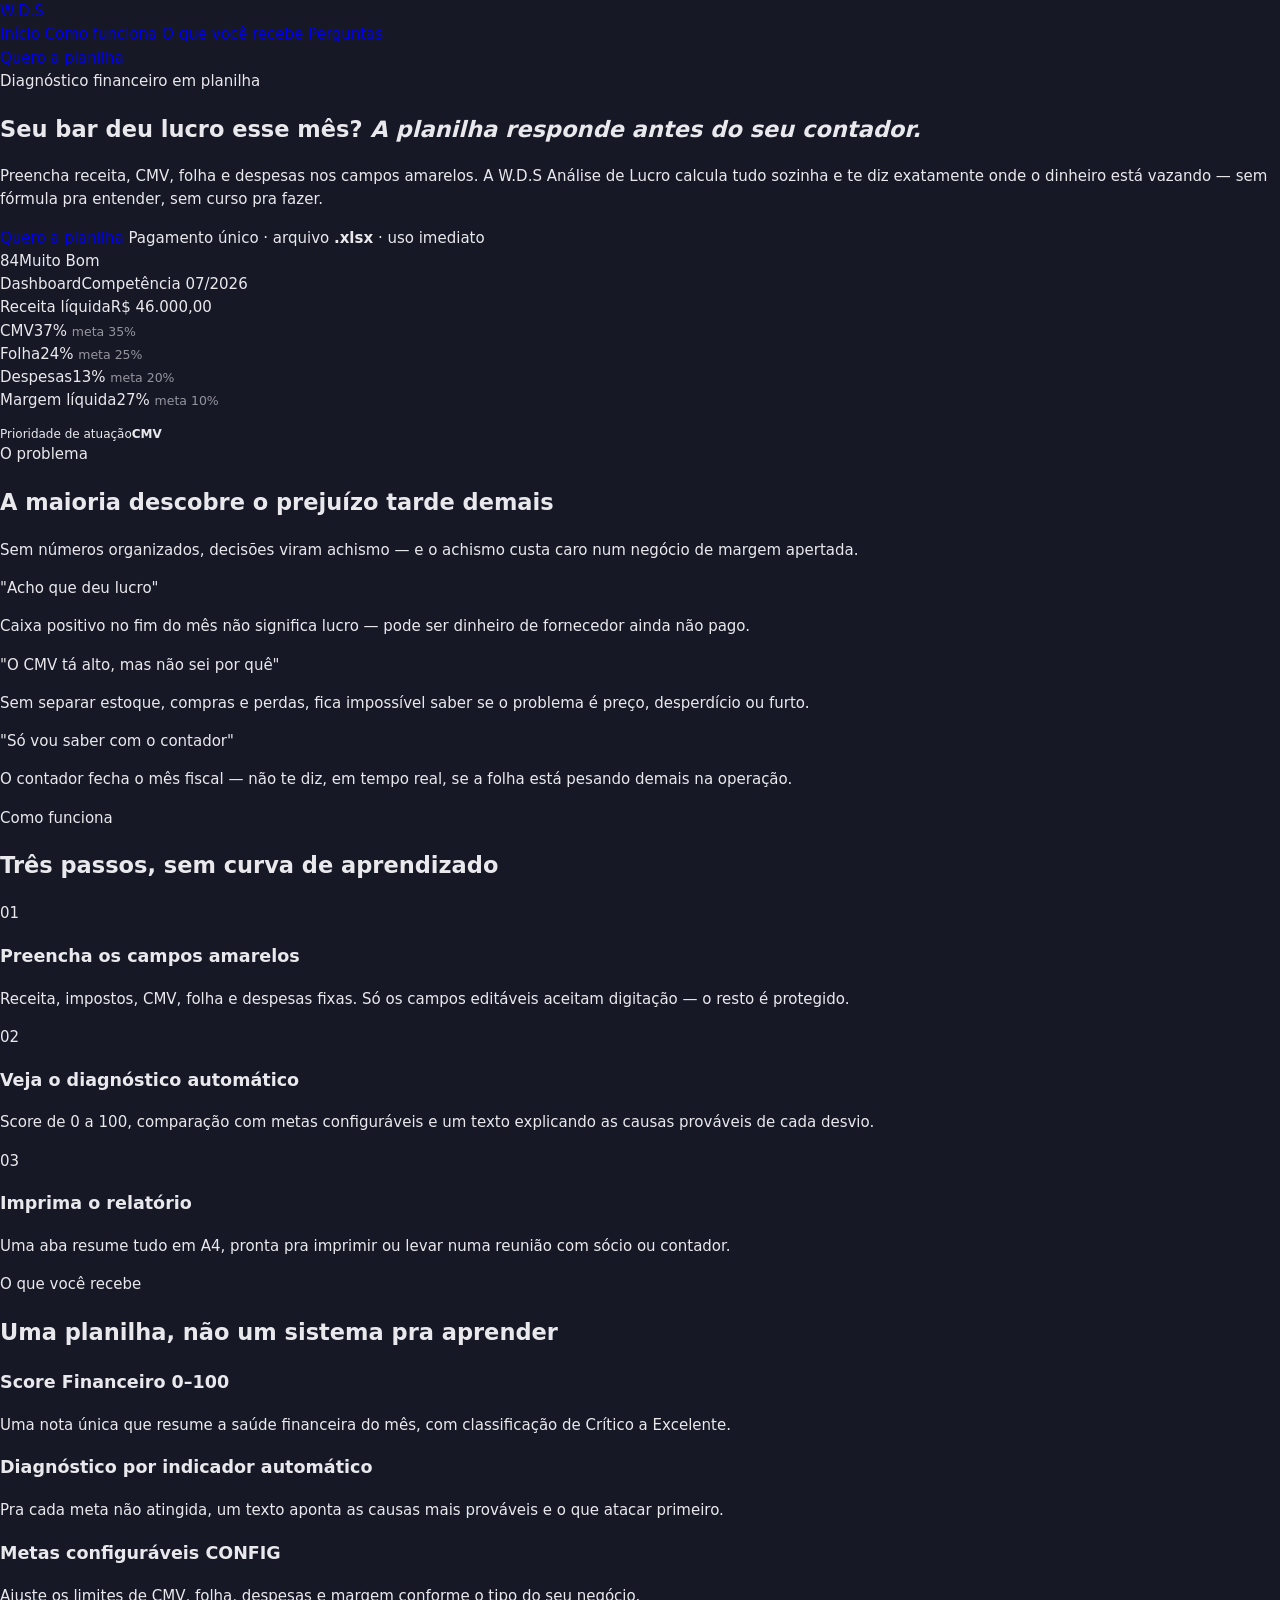
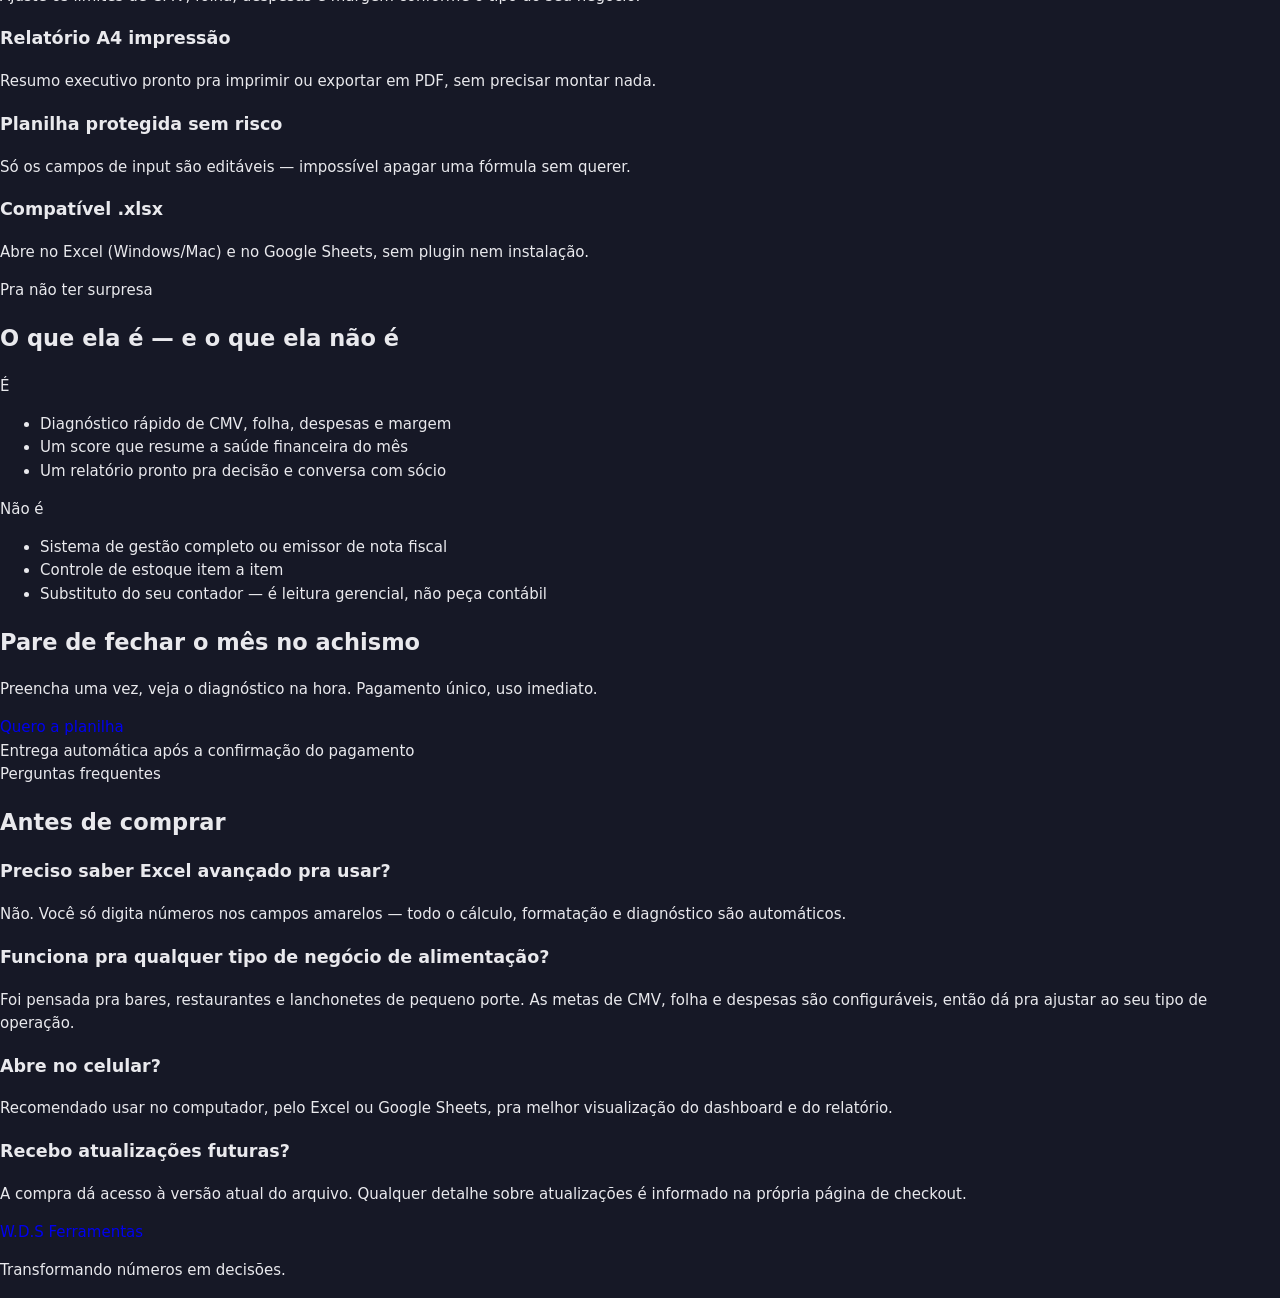
<file: analise-de-lucro_1.html>
<!DOCTYPE html>
<html lang="pt-BR">
<head>
<meta charset="UTF-8">
<meta name="viewport" content="width=device-width, initial-scale=1.0">
<title>Análise de Lucro — Diagnóstico financeiro em planilha | W.D.S Ferramentas</title>
<meta name="description" content="Planilha de diagnóstico financeiro para bares, restaurantes e lanchonetes. Preencha receita, CMV, folha e despesas e veja score, causas do desvio e relatório pronto pra imprimir. Pagamento único de R$19,90.">
<link rel="canonical" href="https://wwwilliansantosdias-gif.github.io/W.D.S/analise-de-lucro.html">

<meta property="og:type" content="product">
<meta property="og:site_name" content="W.D.S Ferramentas">
<meta property="og:title" content="Análise de Lucro — Diagnóstico financeiro em planilha">
<meta property="og:description" content="Preencha os campos amarelos e veja o diagnóstico automático do seu bar, restaurante ou lanchonete. Pagamento único, uso imediato.">
<meta property="og:url" content="https://wwwilliansantosdias-gif.github.io/W.D.S/analise-de-lucro.html">
<meta property="og:locale" content="pt_BR">

<script type="application/ld+json">
{
  "@context": "https://schema.org",
  "@type": "Product",
  "name": "Análise de Lucro",
  "brand": { "@type": "Brand", "name": "W.D.S Ferramentas" },
  "description": "Planilha de diagnóstico financeiro automático para bares, restaurantes e lanchonetes de pequeno porte.",
  "offers": {
    "@type": "Offer",
    "url": "https://wwwilliansantosdias-gif.github.io/W.D.S/analise-de-lucro.html",
    "priceCurrency": "BRL",
    "price": "19.90",
    "availability": "https://schema.org/InStock"
  }
}
</script>

<link rel="preconnect" href="https://fonts.googleapis.com">
<link rel="preconnect" href="https://fonts.gstatic.com" crossorigin>
<link href="https://fonts.googleapis.com/css2?family=Fraunces:ital,opsz,wght@0,9..144,400;0,9..144,600;1,9..144,500&family=IBM+Plex+Sans:wght@400;500;600;700&family=IBM+Plex+Mono:wght@400;500;600&display=swap" rel="stylesheet">
<link rel="stylesheet" href="estilo.css">
</head>
<body>

<header>
  <div class="wrap nav">
    <a class="brand" href="index.html"><span class="dot"></span> W.D.S</a>
    <nav class="nav-links">
      <a href="index.html">Início</a>
      <a href="#como-funciona">Como funciona</a>
      <a href="#o-que-voce-recebe">O que você recebe</a>
      <a href="#perguntas">Perguntas</a>
    </nav>
    <a class="nav-cta" href="https://pay.monetizze.com.br/DQB384105" data-checkout-link target="_blank" rel="noopener">Quero a planilha</a>
  </div>
</header>

<section class="hero">
  <div class="wrap hero-grid">
    <div>
      <span class="eyebrow">Diagnóstico financeiro em planilha</span>
      <h1>Seu bar deu lucro esse mês? <em>A planilha responde antes do seu contador.</em></h1>
      <p class="lead">Preencha receita, CMV, folha e despesas nos campos amarelos. A W.D.S Análise de Lucro calcula tudo sozinha e te diz exatamente onde o dinheiro está vazando — sem fórmula pra entender, sem curso pra fazer.</p>
      <div class="cta-row">
        <a class="btn-primary" href="https://pay.monetizze.com.br/DQB384105" data-checkout-link target="_blank" rel="noopener">Quero a planilha</a>
        <span class="price-note">Pagamento único · arquivo <strong>.xlsx</strong> · uso imediato</span>
      </div>
    </div>

    <div>
      <div class="ledger-card">
        <div class="stamp-badge"><span class="n">84</span><span class="l">Muito Bom</span></div>
        <div class="ledger-head"><span>Dashboard</span><span>Competência 07/2026</span></div>
        <div class="ledger-row"><span>Receita líquida</span><span>R$ 46.000,00</span></div>
        <div class="ledger-row bad"><span>CMV</span><span>37% <small style="opacity:.6">meta 35%</small></span></div>
        <div class="ledger-row good"><span>Folha</span><span>24% <small style="opacity:.6">meta 25%</small></span></div>
        <div class="ledger-row good"><span>Despesas</span><span>13% <small style="opacity:.6">meta 20%</small></span></div>
        <div class="ledger-row good"><span>Margem líquida</span><span>27% <small style="opacity:.6">meta 10%</small></span></div>
        <div class="ledger-row" style="border-bottom:none; padding-top:12px; color:var(--stone); font-size:12px;">
          <span>Prioridade de atuação</span><span style="color:var(--stamp); font-weight:600;">CMV</span>
        </div>
      </div>
    </div>
  </div>
</section>

<section id="como-funciona">
  <div class="wrap">
    <div class="section-head">
      <span class="eyebrow">O problema</span>
      <h2>A maioria descobre o prejuízo tarde demais</h2>
      <p>Sem números organizados, decisões viram achismo — e o achismo custa caro num negócio de margem apertada.</p>
    </div>
    <div class="problem-grid">
      <div class="problem-card">
        <span class="mark">"Acho que deu lucro"</span>
        <p>Caixa positivo no fim do mês não significa lucro — pode ser dinheiro de fornecedor ainda não pago.</p>
      </div>
      <div class="problem-card">
        <span class="mark">"O CMV tá alto, mas não sei por quê"</span>
        <p>Sem separar estoque, compras e perdas, fica impossível saber se o problema é preço, desperdício ou furto.</p>
      </div>
      <div class="problem-card">
        <span class="mark">"Só vou saber com o contador"</span>
        <p>O contador fecha o mês fiscal — não te diz, em tempo real, se a folha está pesando demais na operação.</p>
      </div>
    </div>
  </div>
</section>

<section>
  <div class="wrap">
    <div class="section-head">
      <span class="eyebrow">Como funciona</span>
      <h2>Três passos, sem curva de aprendizado</h2>
    </div>
    <div class="steps">
      <div class="step">
        <span class="num">01</span>
        <h3>Preencha os campos amarelos</h3>
        <p>Receita, impostos, CMV, folha e despesas fixas. Só os campos editáveis aceitam digitação — o resto é protegido.</p>
      </div>
      <div class="step">
        <span class="num">02</span>
        <h3>Veja o diagnóstico automático</h3>
        <p>Score de 0 a 100, comparação com metas configuráveis e um texto explicando as causas prováveis de cada desvio.</p>
      </div>
      <div class="step">
        <span class="num">03</span>
        <h3>Imprima o relatório</h3>
        <p>Uma aba resume tudo em A4, pronta pra imprimir ou levar numa reunião com sócio ou contador.</p>
      </div>
    </div>
  </div>
</section>

<section id="o-que-voce-recebe">
  <div class="wrap">
    <div class="section-head">
      <span class="eyebrow">O que você recebe</span>
      <h2>Uma planilha, não um sistema pra aprender</h2>
    </div>
    <div class="feature-grid">
      <div class="feature">
        <h3>Score Financeiro <span class="tag">0–100</span></h3>
        <p>Uma nota única que resume a saúde financeira do mês, com classificação de Crítico a Excelente.</p>
      </div>
      <div class="feature">
        <h3>Diagnóstico por indicador <span class="tag">automático</span></h3>
        <p>Pra cada meta não atingida, um texto aponta as causas mais prováveis e o que atacar primeiro.</p>
      </div>
      <div class="feature">
        <h3>Metas configuráveis <span class="tag">CONFIG</span></h3>
        <p>Ajuste os limites de CMV, folha, despesas e margem conforme o tipo do seu negócio.</p>
      </div>
      <div class="feature">
        <h3>Relatório A4 <span class="tag">impressão</span></h3>
        <p>Resumo executivo pronto pra imprimir ou exportar em PDF, sem precisar montar nada.</p>
      </div>
      <div class="feature">
        <h3>Planilha protegida <span class="tag">sem risco</span></h3>
        <p>Só os campos de input são editáveis — impossível apagar uma fórmula sem querer.</p>
      </div>
      <div class="feature">
        <h3>Compatível <span class="tag">.xlsx</span></h3>
        <p>Abre no Excel (Windows/Mac) e no Google Sheets, sem plugin nem instalação.</p>
      </div>
    </div>
  </div>
</section>

<section>
  <div class="wrap">
    <div class="section-head">
      <span class="eyebrow">Pra não ter surpresa</span>
      <h2>O que ela é — e o que ela não é</h2>
    </div>
    <div class="honest-box">
      <div class="honest-col yes">
        <span class="h">É</span>
        <ul>
          <li>Diagnóstico rápido de CMV, folha, despesas e margem</li>
          <li>Um score que resume a saúde financeira do mês</li>
          <li>Um relatório pronto pra decisão e conversa com sócio</li>
        </ul>
      </div>
      <div class="honest-col no">
        <span class="h">Não é</span>
        <ul>
          <li>Sistema de gestão completo ou emissor de nota fiscal</li>
          <li>Controle de estoque item a item</li>
          <li>Substituto do seu contador — é leitura gerencial, não peça contábil</li>
        </ul>
      </div>
    </div>
  </div>
</section>

<section>
  <div class="wrap">
    <div class="final-cta">
      <h2>Pare de fechar o mês no achismo</h2>
      <p>Preencha uma vez, veja o diagnóstico na hora. Pagamento único, uso imediato.</p>
      <a class="btn-primary" href="https://pay.monetizze.com.br/DQB384105" data-checkout-link target="_blank" rel="noopener">Quero a planilha</a>
      <div class="price-note">Entrega automática após a confirmação do pagamento</div>
    </div>
  </div>
</section>

<section id="perguntas">
  <div class="wrap">
    <div class="section-head">
      <span class="eyebrow">Perguntas frequentes</span>
      <h2>Antes de comprar</h2>
    </div>
    <div class="faq-item">
      <h3>Preciso saber Excel avançado pra usar?</h3>
      <p>Não. Você só digita números nos campos amarelos — todo o cálculo, formatação e diagnóstico são automáticos.</p>
    </div>
    <div class="faq-item">
      <h3>Funciona pra qualquer tipo de negócio de alimentação?</h3>
      <p>Foi pensada pra bares, restaurantes e lanchonetes de pequeno porte. As metas de CMV, folha e despesas são configuráveis, então dá pra ajustar ao seu tipo de operação.</p>
    </div>
    <div class="faq-item">
      <h3>Abre no celular?</h3>
      <p>Recomendado usar no computador, pelo Excel ou Google Sheets, pra melhor visualização do dashboard e do relatório.</p>
    </div>
    <div class="faq-item">
      <h3>Recebo atualizações futuras?</h3>
      <p>A compra dá acesso à versão atual do arquivo. Qualquer detalhe sobre atualizações é informado na própria página de checkout.</p>
    </div>
  </div>
</section>

<footer>
  <div class="wrap footer-row">
    <a class="footer-brand" href="index.html">W.D.S Ferramentas</a>
    <p>Transformando números em decisões.</p>
  </div>
</footer>

</body>
</html>
</file>
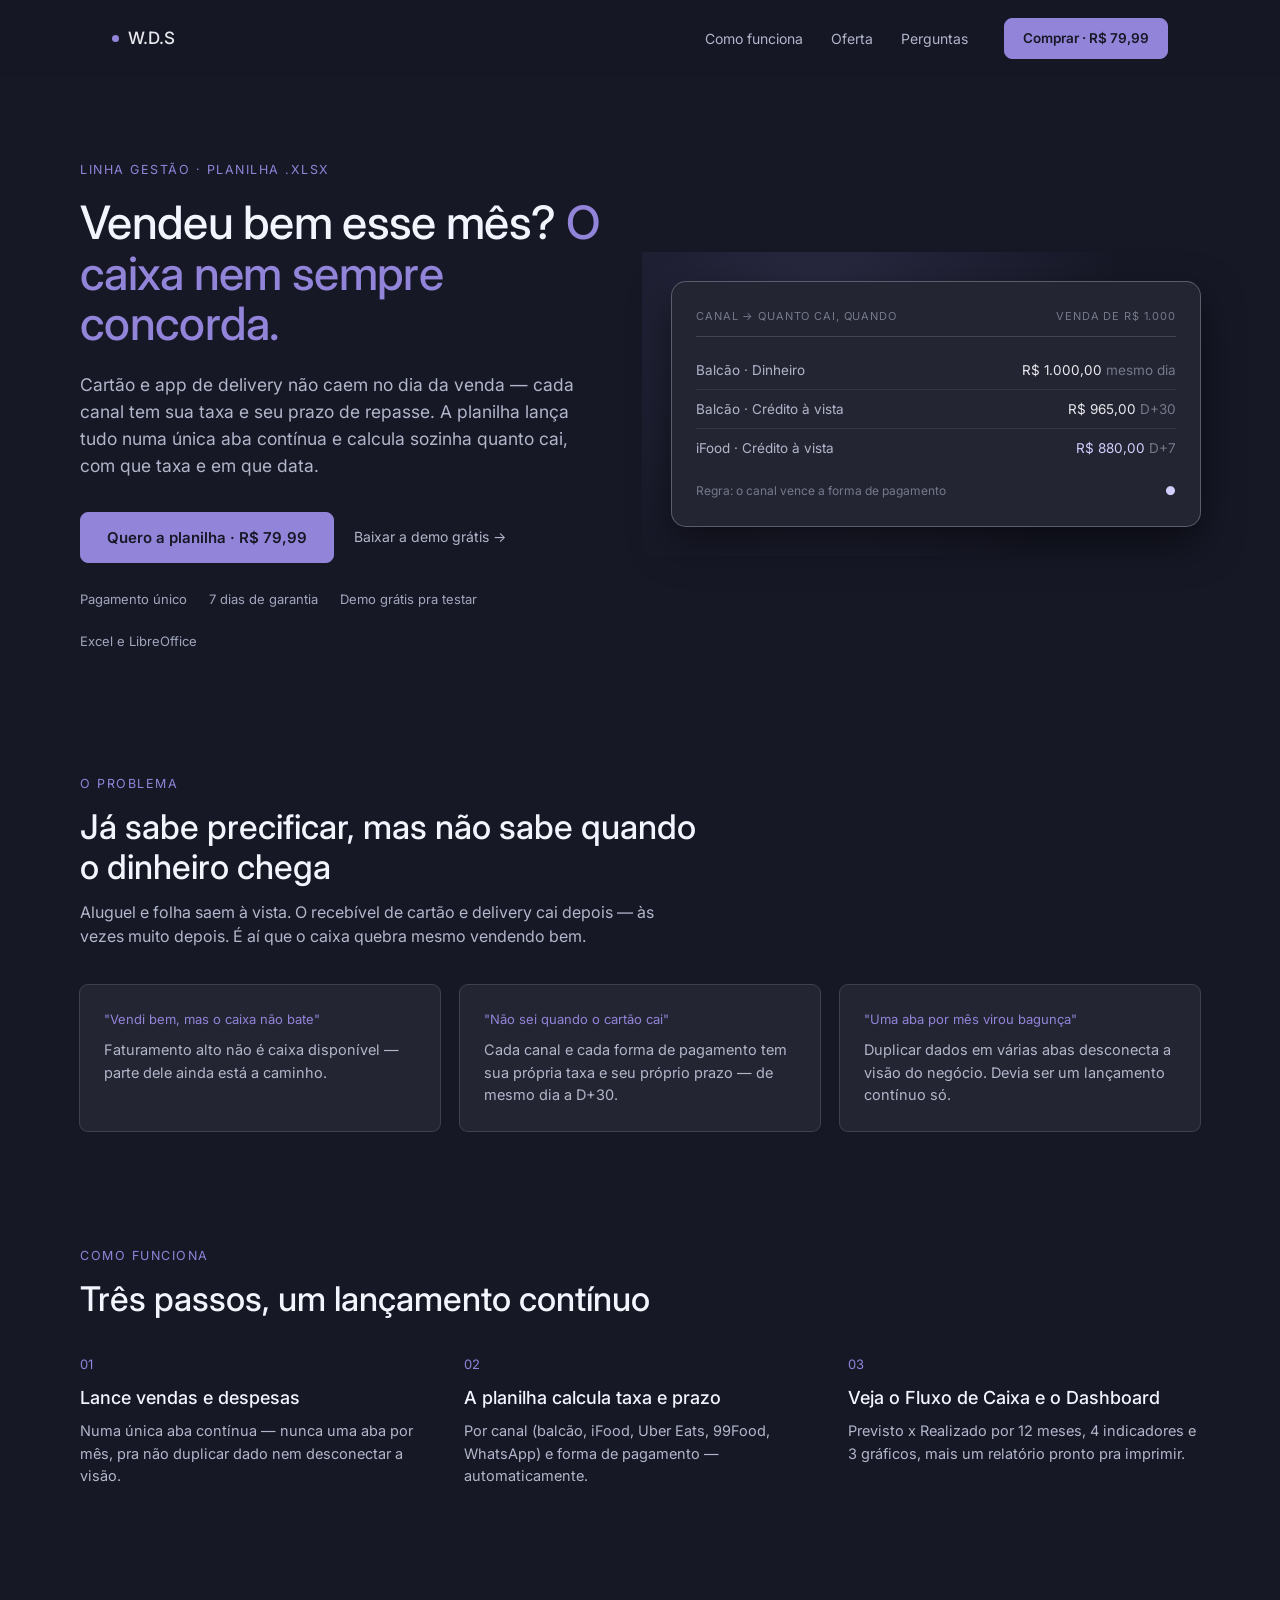
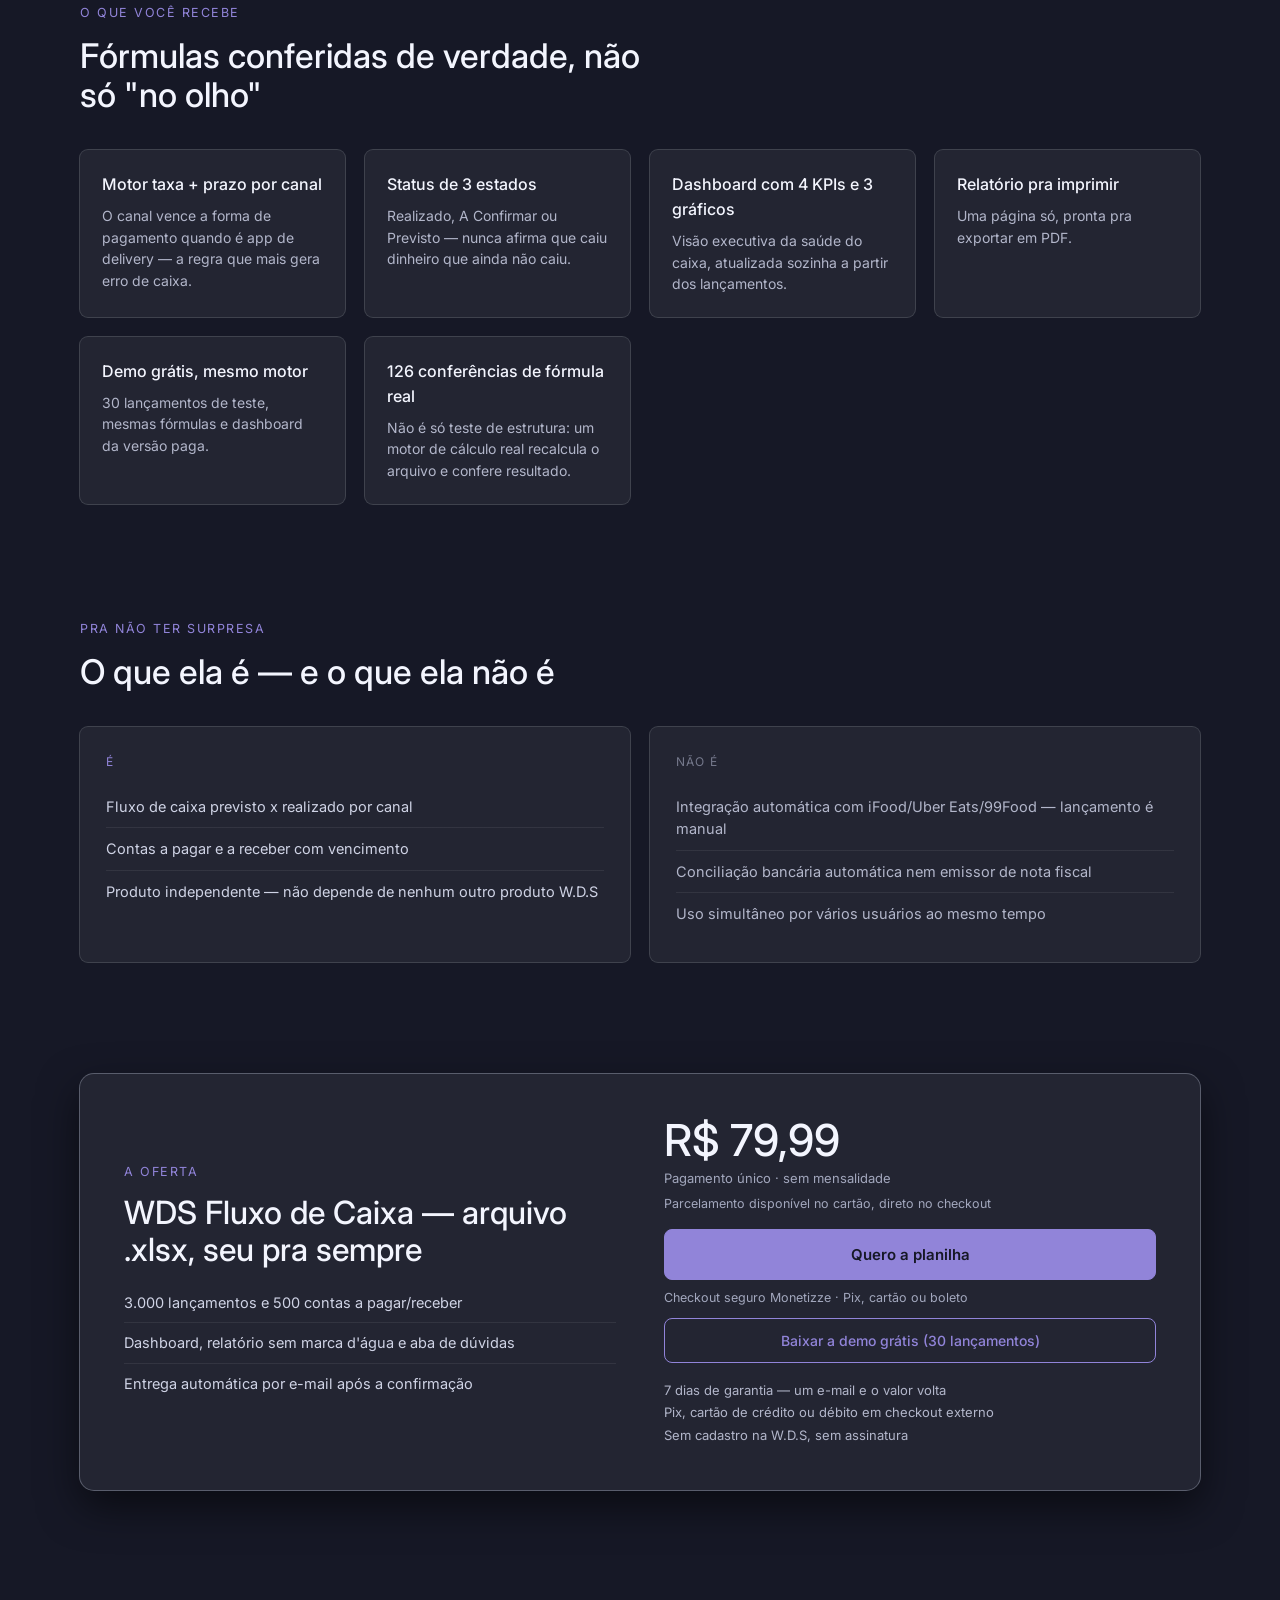
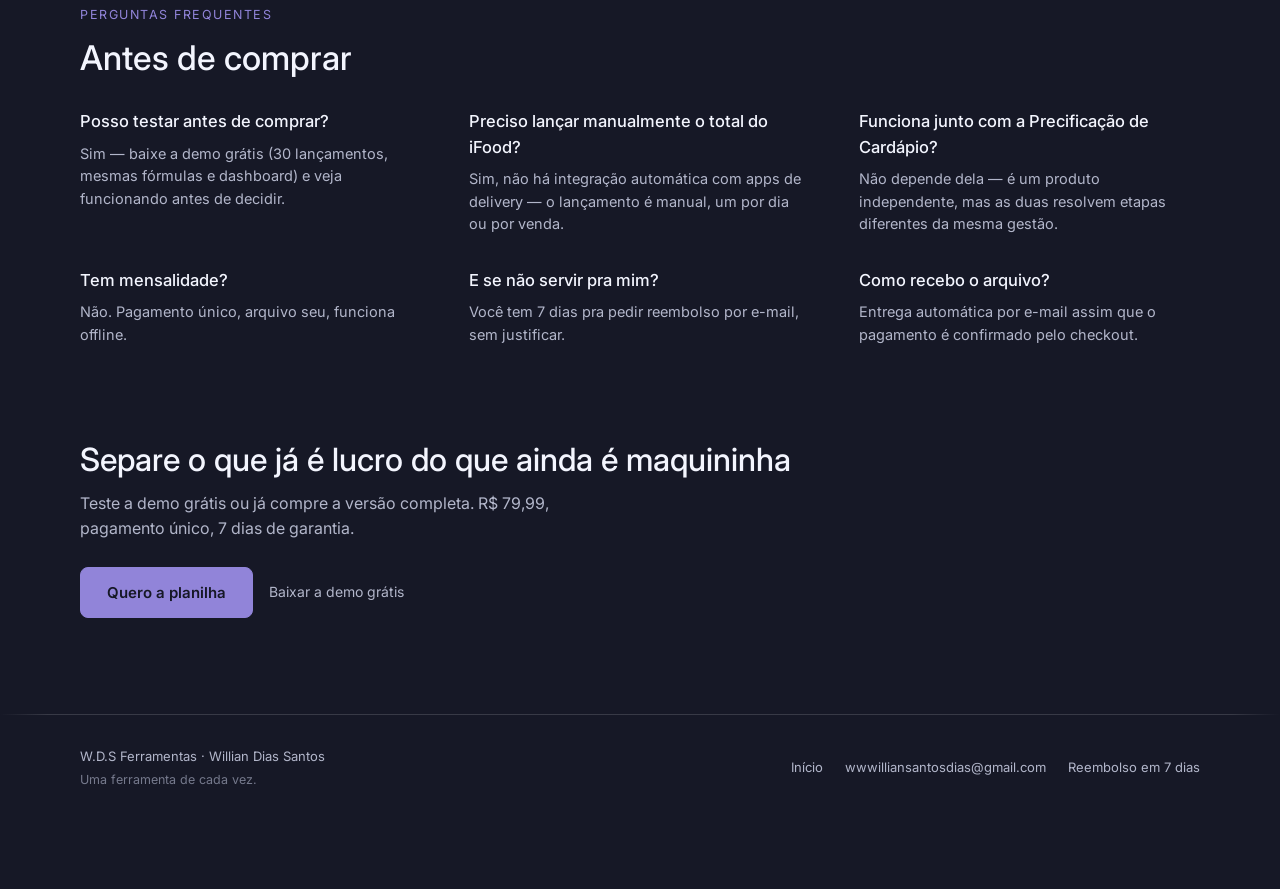
<file: fluxo-de-caixa.html>
<!DOCTYPE html>
<html lang="pt-BR">
<head>
<meta charset="UTF-8">
<meta name="viewport" content="width=device-width, initial-scale=1.0">
<title>WDS Fluxo de Caixa — Previsto x Realizado por canal | W.D.S Ferramentas</title>
<meta name="description" content="Planilha que calcula quanto do que você vende cai no caixa, com que taxa e em que data, por canal (balcão, iFood, Uber Eats, 99Food) e forma de pagamento. Pagamento único de R$ 79,99, com versão demo grátis e 7 dias de garantia.">
<link rel="canonical" href="https://wwwilliansantosdias-gif.github.io/W.D.S/fluxo-de-caixa.html">
<meta property="og:type" content="product">
<meta property="og:site_name" content="W.D.S Ferramentas">
<meta property="og:title" content="WDS Fluxo de Caixa — Previsto x Realizado por canal">
<meta property="og:description" content="Cartão e app de delivery não caem no caixa no dia da venda. A planilha calcula taxa e prazo de repasse por canal, automaticamente. R$ 79,99, pagamento único.">
<meta property="og:url" content="https://wwwilliansantosdias-gif.github.io/W.D.S/fluxo-de-caixa.html">
<meta property="og:locale" content="pt_BR">
<script type="application/ld+json">
{"@context":"https://schema.org","@type":"Product","name":"WDS Fluxo de Caixa","brand":{"@type":"Brand","name":"W.D.S Ferramentas"},"description":"Planilha de fluxo de caixa previsto x realizado, com motor de cálculo de taxa e prazo de repasse por canal de venda e forma de pagamento.","offers":{"@type":"Offer","url":"https://wwwilliansantosdias-gif.github.io/W.D.S/fluxo-de-caixa.html","priceCurrency":"BRL","price":"79.99","availability":"https://schema.org/InStock"}}
</script>
<link rel="preconnect" href="https://fonts.googleapis.com">
<link rel="preconnect" href="https://fonts.gstatic.com" crossorigin>
<link href="https://fonts.googleapis.com/css2?family=Inter:wght@400;500;600;700&display=swap" rel="stylesheet">
<link rel="stylesheet" href="estilo.css">
</head>
<body>
<div style="background:#161826;color:#e9e9ed;font-family:'Inter',system-ui,sans-serif;font-size:15px;line-height:1.55;min-height:100vh;">

  <!-- Nav -->
  <header style="position:sticky;top:0;z-index:50;background:rgba(22,24,38,0.9);backdrop-filter:blur(8px);">
    <div style="max-width:1120px;margin:0 auto;padding:18px 32px;display:flex;align-items:center;gap:36px;">
      <a href="index.html" style="display:flex;align-items:center;gap:9px;font-weight:500;font-size:17px;color:#e9e9ed;margin-right:auto;">
        <span style="width:7px;height:7px;border-radius:50%;background:#9184d9;display:inline-block;"></span>
        W.D.S
      </a>
      <nav style="display:flex;gap:28px;">
        <a href="#como-funciona" style="color:#b2b6ca;font-size:14px;">Como funciona</a>
        <a href="#oferta" style="color:#b2b6ca;font-size:14px;">Oferta</a>
        <a href="#perguntas" style="color:#b2b6ca;font-size:14px;">Perguntas</a>
      </nav>
      <a href="https://pay.monetizze.com.br/DJH384961" target="_blank" rel="noopener" class="btn-buy" style="min-height:40px;padding:9px 18px;font-size:13.5px;" data-track="cta_nav" data-produto="Fluxo de Caixa" data-preco="79.99" data-local="nav">Comprar · R$ 79,99</a>
    </div>
  </header>

  <!-- Hero -->
  <section style="padding:80px 32px 64px;">
    <div style="max-width:1120px;margin:0 auto;display:grid;grid-template-columns:repeat(auto-fit,minmax(340px,1fr));gap:64px;align-items:center;">
      <div>
        <span style="font-size:12.5px;letter-spacing:0.12em;text-transform:uppercase;color:#9184d9;display:inline-block;margin-bottom:18px;">Linha Gestão · Planilha .xlsx</span>
        <h1 style="font-weight:500;font-size:clamp(30px,4.2vw,46px);line-height:1.1;letter-spacing:-0.015em;margin:0 0 22px;color:#f3f5fe;">Vendeu bem esse mês? <span style="color:#9184d9;">O caixa nem sempre concorda.</span></h1>
        <p style="font-size:17.5px;color:#b2b6ca;max-width:46ch;margin:0 0 32px;">Cartão e app de delivery não caem no dia da venda — cada canal tem sua taxa e seu prazo de repasse. A planilha lança tudo numa única aba contínua e calcula sozinha quanto cai, com que taxa e em que data.</p>
        <div style="display:flex;align-items:center;gap:20px;flex-wrap:wrap;">
          <a href="https://pay.monetizze.com.br/DJH384961" target="_blank" rel="noopener" class="btn-buy" data-track="cta_hero" data-produto="Fluxo de Caixa" data-preco="79.99" data-local="hero">Quero a planilha · R$ 79,99</a>
          <a href="downloads/wds-fluxo-caixa-DEMO.xlsx" style="font-size:14px;color:#b2b6ca;">Baixar a demo grátis →</a>
        </div>
        <div style="display:flex;gap:22px;flex-wrap:wrap;margin-top:26px;font-size:13px;color:#a2a7bd;">
          <span>Pagamento único</span>
          <span>7 dias de garantia</span>
          <span>Demo grátis pra testar</span>
          <span>Excel e LibreOffice</span>
        </div>
      </div>

      <div style="position:relative;">
        <div style="position:absolute;inset:-30px;background:radial-gradient(circle at 30% 20%, rgba(145,132,217,0.16), transparent 65%);pointer-events:none;"></div>
        <div style="position:relative;background:#232532;border-radius:14px;box-shadow:0 0 0 1px #595d6c, 0 16px 40px rgba(0,0,0,0.55);padding:26px 24px;">
          <div style="display:flex;justify-content:space-between;align-items:baseline;font-size:11px;letter-spacing:0.08em;text-transform:uppercase;color:#75798c;padding-bottom:12px;margin-bottom:14px;background:linear-gradient(to right, rgba(233,233,237,0.16), rgba(233,233,237,0.16)) no-repeat bottom / 100% 1px;">
            <span>Canal → quanto cai, quando</span><span>venda de R$ 1.000</span>
          </div>
          <div style="display:flex;justify-content:space-between;font-size:13.5px;padding:9px 0;background:linear-gradient(to right, rgba(233,233,237,0.08), rgba(233,233,237,0.08)) no-repeat bottom / 100% 1px;">
            <span style="color:#b2b6ca;">Balcão · Dinheiro</span><span style="color:#e9e9ed;">R$ 1.000,00 <span style="color:#75798c;">mesmo dia</span></span>
          </div>
          <div style="display:flex;justify-content:space-between;font-size:13.5px;padding:9px 0;background:linear-gradient(to right, rgba(233,233,237,0.08), rgba(233,233,237,0.08)) no-repeat bottom / 100% 1px;">
            <span style="color:#b2b6ca;">Balcão · Crédito à vista</span><span style="color:#e9e9ed;">R$ 965,00 <span style="color:#75798c;">D+30</span></span>
          </div>
          <div style="display:flex;justify-content:space-between;font-size:13.5px;padding:9px 0;">
            <span style="color:#b2b6ca;">iFood · Crédito à vista</span><span style="color:#d2cefd;">R$ 880,00 <span style="color:#75798c;">D+7</span></span>
          </div>
          <div style="display:flex;justify-content:space-between;padding-top:14px;font-size:12px;color:#75798c;">
            <span>Regra: o canal vence a forma de pagamento</span><span style="color:#d2cefd;">●</span>
          </div>
        </div>
      </div>
    </div>
  </section>

  <!-- Problema -->
  <section style="padding:56px 32px;">
    <div style="max-width:1120px;margin:0 auto;">
      <div style="max-width:620px;margin-bottom:36px;">
        <span style="font-size:12.5px;letter-spacing:0.12em;text-transform:uppercase;color:#9184d9;display:inline-block;margin-bottom:14px;">O problema</span>
        <h2 style="font-weight:500;font-size:clamp(26px,3.2vw,34px);line-height:1.15;margin:0 0 14px;color:#f3f5fe;">Já sabe precificar, mas não sabe quando o dinheiro chega</h2>
        <p style="color:#b2b6ca;font-size:16px;margin:0;">Aluguel e folha saem à vista. O recebível de cartão e delivery cai depois — às vezes muito depois. É aí que o caixa quebra mesmo vendendo bem.</p>
      </div>
      <div style="display:grid;grid-template-columns:repeat(auto-fit,minmax(260px,1fr));gap:20px;">
        <div style="background:#232532;border-radius:8px;padding:24px;box-shadow:0 0 0 1px #3f424d;">
          <div style="font-size:13px;color:#9184d9;margin-bottom:10px;">"Vendi bem, mas o caixa não bate"</div>
          <p style="margin:0;font-size:14.5px;color:#b2b6ca;">Faturamento alto não é caixa disponível — parte dele ainda está a caminho.</p>
        </div>
        <div style="background:#232532;border-radius:8px;padding:24px;box-shadow:0 0 0 1px #3f424d;">
          <div style="font-size:13px;color:#9184d9;margin-bottom:10px;">"Não sei quando o cartão cai"</div>
          <p style="margin:0;font-size:14.5px;color:#b2b6ca;">Cada canal e cada forma de pagamento tem sua própria taxa e seu próprio prazo — de mesmo dia a D+30.</p>
        </div>
        <div style="background:#232532;border-radius:8px;padding:24px;box-shadow:0 0 0 1px #3f424d;">
          <div style="font-size:13px;color:#9184d9;margin-bottom:10px;">"Uma aba por mês virou bagunça"</div>
          <p style="margin:0;font-size:14.5px;color:#b2b6ca;">Duplicar dados em várias abas desconecta a visão do negócio. Devia ser um lançamento contínuo só.</p>
        </div>
      </div>
    </div>
  </section>

  <!-- Como funciona -->
  <section id="como-funciona" style="padding:56px 32px;">
    <div style="max-width:1120px;margin:0 auto;">
      <div style="max-width:600px;margin-bottom:36px;">
        <span style="font-size:12.5px;letter-spacing:0.12em;text-transform:uppercase;color:#9184d9;display:inline-block;margin-bottom:14px;">Como funciona</span>
        <h2 style="font-weight:500;font-size:clamp(26px,3.2vw,34px);line-height:1.15;margin:0;color:#f3f5fe;">Três passos, um lançamento contínuo</h2>
      </div>
      <div style="display:grid;grid-template-columns:repeat(auto-fit,minmax(240px,1fr));gap:32px;">
        <div>
          <div style="font-size:13px;color:#9184d9;margin-bottom:10px;">01</div>
          <h3 style="font-weight:500;font-size:18px;margin:0 0 8px;color:#f3f5fe;">Lance vendas e despesas</h3>
          <p style="margin:0;font-size:14.5px;color:#b2b6ca;">Numa única aba contínua — nunca uma aba por mês, pra não duplicar dado nem desconectar a visão.</p>
        </div>
        <div>
          <div style="font-size:13px;color:#9184d9;margin-bottom:10px;">02</div>
          <h3 style="font-weight:500;font-size:18px;margin:0 0 8px;color:#f3f5fe;">A planilha calcula taxa e prazo</h3>
          <p style="margin:0;font-size:14.5px;color:#b2b6ca;">Por canal (balcão, iFood, Uber Eats, 99Food, WhatsApp) e forma de pagamento — automaticamente.</p>
        </div>
        <div>
          <div style="font-size:13px;color:#9184d9;margin-bottom:10px;">03</div>
          <h3 style="font-weight:500;font-size:18px;margin:0 0 8px;color:#f3f5fe;">Veja o Fluxo de Caixa e o Dashboard</h3>
          <p style="margin:0;font-size:14.5px;color:#b2b6ca;">Previsto x Realizado por 12 meses, 4 indicadores e 3 gráficos, mais um relatório pronto pra imprimir.</p>
        </div>
      </div>
    </div>
  </section>

  <!-- O que você recebe -->
  <section style="padding:56px 32px;">
    <div style="max-width:1120px;margin:0 auto;">
      <div style="max-width:600px;margin-bottom:36px;">
        <span style="font-size:12.5px;letter-spacing:0.12em;text-transform:uppercase;color:#9184d9;display:inline-block;margin-bottom:14px;">O que você recebe</span>
        <h2 style="font-weight:500;font-size:clamp(26px,3.2vw,34px);line-height:1.15;margin:0;color:#f3f5fe;">Fórmulas conferidas de verdade, não só "no olho"</h2>
      </div>
      <div style="display:grid;grid-template-columns:repeat(auto-fit,minmax(260px,1fr));gap:20px;">
        <div style="background:#232532;border-radius:8px;padding:22px;box-shadow:0 0 0 1px #3f424d;">
          <h3 style="font-weight:500;font-size:16px;margin:0 0 8px;color:#f3f5fe;">Motor taxa + prazo por canal</h3>
          <p style="margin:0;font-size:14px;color:#b2b6ca;">O canal vence a forma de pagamento quando é app de delivery — a regra que mais gera erro de caixa.</p>
        </div>
        <div style="background:#232532;border-radius:8px;padding:22px;box-shadow:0 0 0 1px #3f424d;">
          <h3 style="font-weight:500;font-size:16px;margin:0 0 8px;color:#f3f5fe;">Status de 3 estados</h3>
          <p style="margin:0;font-size:14px;color:#b2b6ca;">Realizado, A Confirmar ou Previsto — nunca afirma que caiu dinheiro que ainda não caiu.</p>
        </div>
        <div style="background:#232532;border-radius:8px;padding:22px;box-shadow:0 0 0 1px #3f424d;">
          <h3 style="font-weight:500;font-size:16px;margin:0 0 8px;color:#f3f5fe;">Dashboard com 4 KPIs e 3 gráficos</h3>
          <p style="margin:0;font-size:14px;color:#b2b6ca;">Visão executiva da saúde do caixa, atualizada sozinha a partir dos lançamentos.</p>
        </div>
        <div style="background:#232532;border-radius:8px;padding:22px;box-shadow:0 0 0 1px #3f424d;">
          <h3 style="font-weight:500;font-size:16px;margin:0 0 8px;color:#f3f5fe;">Relatório pra imprimir</h3>
          <p style="margin:0;font-size:14px;color:#b2b6ca;">Uma página só, pronta pra exportar em PDF.</p>
        </div>
        <div style="background:#232532;border-radius:8px;padding:22px;box-shadow:0 0 0 1px #3f424d;">
          <h3 style="font-weight:500;font-size:16px;margin:0 0 8px;color:#f3f5fe;">Demo grátis, mesmo motor</h3>
          <p style="margin:0;font-size:14px;color:#b2b6ca;">30 lançamentos de teste, mesmas fórmulas e dashboard da versão paga.</p>
        </div>
        <div style="background:#232532;border-radius:8px;padding:22px;box-shadow:0 0 0 1px #3f424d;">
          <h3 style="font-weight:500;font-size:16px;margin:0 0 8px;color:#f3f5fe;">126 conferências de fórmula real</h3>
          <p style="margin:0;font-size:14px;color:#b2b6ca;">Não é só teste de estrutura: um motor de cálculo real recalcula o arquivo e confere resultado.</p>
        </div>
      </div>
    </div>
  </section>

  <!-- É / não é -->
  <section style="padding:56px 32px;">
    <div style="max-width:1120px;margin:0 auto;">
      <div style="max-width:600px;margin-bottom:36px;">
        <span style="font-size:12.5px;letter-spacing:0.12em;text-transform:uppercase;color:#9184d9;display:inline-block;margin-bottom:14px;">Pra não ter surpresa</span>
        <h2 style="font-weight:500;font-size:clamp(26px,3.2vw,34px);line-height:1.15;margin:0;color:#f3f5fe;">O que ela é — e o que ela não é</h2>
      </div>
      <div style="display:grid;grid-template-columns:repeat(auto-fit,minmax(280px,1fr));gap:20px;">
        <div style="background:#232532;border-radius:8px;padding:26px;box-shadow:0 0 0 1px #3f424d;">
          <div style="font-size:12px;letter-spacing:0.1em;text-transform:uppercase;color:#9184d9;margin-bottom:14px;">É</div>
          <ul style="list-style:none;margin:0;padding:0;">
            <li style="font-size:14.5px;color:#cfd3e5;padding:10px 0;background:linear-gradient(to right, rgba(233,233,237,0.08), rgba(233,233,237,0.08)) no-repeat bottom / 100% 1px;">Fluxo de caixa previsto x realizado por canal</li>
            <li style="font-size:14.5px;color:#cfd3e5;padding:10px 0;background:linear-gradient(to right, rgba(233,233,237,0.08), rgba(233,233,237,0.08)) no-repeat bottom / 100% 1px;">Contas a pagar e a receber com vencimento</li>
            <li style="font-size:14.5px;color:#cfd3e5;padding:10px 0;">Produto independente — não depende de nenhum outro produto W.D.S</li>
          </ul>
        </div>
        <div style="background:#232532;border-radius:8px;padding:26px;box-shadow:0 0 0 1px #3f424d;">
          <div style="font-size:12px;letter-spacing:0.1em;text-transform:uppercase;color:#75798c;margin-bottom:14px;">Não é</div>
          <ul style="list-style:none;margin:0;padding:0;">
            <li style="font-size:14.5px;color:#b2b6ca;padding:10px 0;background:linear-gradient(to right, rgba(233,233,237,0.08), rgba(233,233,237,0.08)) no-repeat bottom / 100% 1px;">Integração automática com iFood/Uber Eats/99Food — lançamento é manual</li>
            <li style="font-size:14.5px;color:#b2b6ca;padding:10px 0;background:linear-gradient(to right, rgba(233,233,237,0.08), rgba(233,233,237,0.08)) no-repeat bottom / 100% 1px;">Conciliação bancária automática nem emissor de nota fiscal</li>
            <li style="font-size:14.5px;color:#b2b6ca;padding:10px 0;">Uso simultâneo por vários usuários ao mesmo tempo</li>
          </ul>
        </div>
      </div>
    </div>
  </section>

  <!-- Oferta -->
  <section id="oferta" style="padding:56px 32px;">
    <div style="max-width:1120px;margin:0 auto;background:#232532;border-radius:14px;padding:44px;box-shadow:0 0 0 1px #595d6c, 0 16px 40px rgba(0,0,0,0.55);display:grid;grid-template-columns:repeat(auto-fit,minmax(300px,1fr));gap:48px;align-items:center;">
      <div>
        <span style="font-size:12.5px;letter-spacing:0.12em;text-transform:uppercase;color:#9184d9;display:inline-block;margin-bottom:14px;">A oferta</span>
        <h2 style="font-weight:500;font-size:clamp(24px,3vw,32px);line-height:1.15;margin:0 0 14px;color:#f3f5fe;">WDS Fluxo de Caixa — arquivo .xlsx, seu pra sempre</h2>
        <ul style="list-style:none;margin:0;padding:0;">
          <li style="font-size:14.5px;color:#cfd3e5;padding:9px 0;background:linear-gradient(to right, rgba(233,233,237,0.08), rgba(233,233,237,0.08)) no-repeat bottom / 100% 1px;">3.000 lançamentos e 500 contas a pagar/receber</li>
          <li style="font-size:14.5px;color:#cfd3e5;padding:9px 0;background:linear-gradient(to right, rgba(233,233,237,0.08), rgba(233,233,237,0.08)) no-repeat bottom / 100% 1px;">Dashboard, relatório sem marca d'água e aba de dúvidas</li>
          <li style="font-size:14.5px;color:#cfd3e5;padding:9px 0;">Entrega automática por e-mail após a confirmação</li>
        </ul>
      </div>
      <div>
        <div style="display:flex;align-items:baseline;gap:10px;margin-bottom:6px;">
          <span style="font-size:44px;font-weight:500;color:#f3f5fe;line-height:1;">R$ 79,99</span>
        </div>
        <div style="font-size:13px;color:#a2a7bd;margin-bottom:6px;">Pagamento único · sem mensalidade</div>
        <div style="font-size:12.5px;color:#a2a7bd;margin-bottom:16px;">Parcelamento disponível no cartão, direto no checkout</div>
        <a href="https://pay.monetizze.com.br/DJH384961" target="_blank" rel="noopener" class="btn-buy" style="width:100%;margin-bottom:8px;" data-track="checkout_click" data-produto="Fluxo de Caixa" data-preco="79.99" data-local="oferta">Quero a planilha</a>
        <div style="font-size:12.5px;color:#a2a7bd;margin-bottom:10px;">Checkout seguro Monetizze · Pix, cartão ou boleto</div>
        <a href="downloads/wds-fluxo-caixa-DEMO.xlsx" class="btn-ghost" style="width:100%;margin-bottom:16px;" data-track="demo_download" data-produto="Fluxo de Caixa" data-local="oferta">Baixar a demo grátis (30 lançamentos)</a>
        <div style="font-size:13px;color:#b2b6ca;line-height:1.7;">
          <div>7 dias de garantia — um e-mail e o valor volta</div>
          <div>Pix, cartão de crédito ou débito em checkout externo</div>
          <div>Sem cadastro na W.D.S, sem assinatura</div>
        </div>
      </div>
    </div>
  </section>

  <!-- FAQ -->
  <section id="perguntas" style="padding:56px 32px;">
    <div style="max-width:1120px;margin:0 auto;">
      <div style="max-width:600px;margin-bottom:32px;">
        <span style="font-size:12.5px;letter-spacing:0.12em;text-transform:uppercase;color:#9184d9;display:inline-block;margin-bottom:14px;">Perguntas frequentes</span>
        <h2 style="font-weight:500;font-size:clamp(26px,3.2vw,34px);line-height:1.15;margin:0;color:#f3f5fe;">Antes de comprar</h2>
      </div>
      <div style="display:grid;grid-template-columns:repeat(auto-fit,minmax(280px,1fr));gap:32px 48px;">
        <div>
          <h3 style="font-weight:500;font-size:16.5px;margin:0 0 8px;color:#f3f5fe;">Posso testar antes de comprar?</h3>
          <p style="margin:0;font-size:14.5px;color:#b2b6ca;">Sim — baixe a demo grátis (30 lançamentos, mesmas fórmulas e dashboard) e veja funcionando antes de decidir.</p>
        </div>
        <div>
          <h3 style="font-weight:500;font-size:16.5px;margin:0 0 8px;color:#f3f5fe;">Preciso lançar manualmente o total do iFood?</h3>
          <p style="margin:0;font-size:14.5px;color:#b2b6ca;">Sim, não há integração automática com apps de delivery — o lançamento é manual, um por dia ou por venda.</p>
        </div>
        <div>
          <h3 style="font-weight:500;font-size:16.5px;margin:0 0 8px;color:#f3f5fe;">Funciona junto com a Precificação de Cardápio?</h3>
          <p style="margin:0;font-size:14.5px;color:#b2b6ca;">Não depende dela — é um produto independente, mas as duas resolvem etapas diferentes da mesma gestão.</p>
        </div>
        <div>
          <h3 style="font-weight:500;font-size:16.5px;margin:0 0 8px;color:#f3f5fe;">Tem mensalidade?</h3>
          <p style="margin:0;font-size:14.5px;color:#b2b6ca;">Não. Pagamento único, arquivo seu, funciona offline.</p>
        </div>
        <div>
          <h3 style="font-weight:500;font-size:16.5px;margin:0 0 8px;color:#f3f5fe;">E se não servir pra mim?</h3>
          <p style="margin:0;font-size:14.5px;color:#b2b6ca;">Você tem 7 dias pra pedir reembolso por e-mail, sem justificar.</p>
        </div>
        <div>
          <h3 style="font-weight:500;font-size:16.5px;margin:0 0 8px;color:#f3f5fe;">Como recebo o arquivo?</h3>
          <p style="margin:0;font-size:14.5px;color:#b2b6ca;">Entrega automática por e-mail assim que o pagamento é confirmado pelo checkout.</p>
        </div>
      </div>
    </div>
  </section>

  <!-- CTA final -->
  <section style="padding:40px 32px 96px;">
    <div style="max-width:1120px;margin:0 auto;">
      <h2 style="font-weight:500;font-size:clamp(24px,3vw,32px);line-height:1.15;margin:0 0 12px;color:#f3f5fe;">Separe o que já é lucro do que ainda é maquininha</h2>
      <p style="color:#b2b6ca;font-size:16px;margin:0 0 26px;max-width:52ch;">Teste a demo grátis ou já compre a versão completa. R$ 79,99, pagamento único, 7 dias de garantia.</p>
      <div style="display:flex;gap:16px;align-items:center;flex-wrap:wrap;">
        <a href="https://pay.monetizze.com.br/DJH384961" target="_blank" rel="noopener" class="btn-buy" data-track="cta_final" data-produto="Fluxo de Caixa" data-preco="79.99" data-local="rodape">Quero a planilha</a>
        <a href="downloads/wds-fluxo-caixa-DEMO.xlsx" style="font-size:14px;color:#b2b6ca;">Baixar a demo grátis</a>
      </div>
    </div>
  </section>

  <!-- Footer -->
  <footer style="padding:32px 32px 100px;background:linear-gradient(to right, transparent, rgba(233,233,237,0.16) 48px, rgba(233,233,237,0.16) calc(100% - 48px), transparent) no-repeat top / 100% 1px;">
    <div style="max-width:1120px;margin:0 auto;display:flex;justify-content:space-between;align-items:center;flex-wrap:wrap;gap:16px;">
      <div>
        <div style="font-size:13px;color:#b2b6ca;">W.D.S Ferramentas · Willian Dias Santos</div>
        <div style="font-size:12.5px;color:#75798c;margin-top:4px;">Uma ferramenta de cada vez.</div>
      </div>
      <div style="display:flex;gap:22px;flex-wrap:wrap;font-size:13px;">
        <a href="index.html" style="color:#b2b6ca;">Início</a>
        <a href="mailto:wwwilliansantosdias@gmail.com" style="color:#b2b6ca;">wwwilliansantosdias@gmail.com</a>
        <a href="#perguntas" style="color:#b2b6ca;">Reembolso em 7 dias</a>
      </div>
    </div>
  </footer>

  <!-- CTA fixo (mobile) -->
  <div class="mobile-cta">
    <div style="position:fixed;left:0;right:0;bottom:0;z-index:60;background:rgba(22,24,38,0.96);backdrop-filter:blur(8px);padding:12px 16px calc(12px + env(safe-area-inset-bottom));display:flex;align-items:center;justify-content:space-between;gap:12px;box-shadow:0 -1px 0 rgba(233,233,237,0.16);">
      <div>
        <div style="font-size:13px;color:#cfd3e5;">WDS Fluxo de Caixa</div>
        <div style="font-size:12.5px;color:#a2a7bd;">R$ 79,99 · 7 dias de garantia</div>
      </div>
      <a href="https://pay.monetizze.com.br/DJH384961" target="_blank" rel="noopener" class="btn-buy" style="min-height:44px;padding:10px 18px;font-size:14px;width:auto;" data-track="cta_mobile" data-produto="Fluxo de Caixa" data-preco="79.99" data-local="barra_fixa">Comprar</a>
    </div>
  </div>

</div>
<script src="wds.js" defer></script>
</body>
</html>
</file>
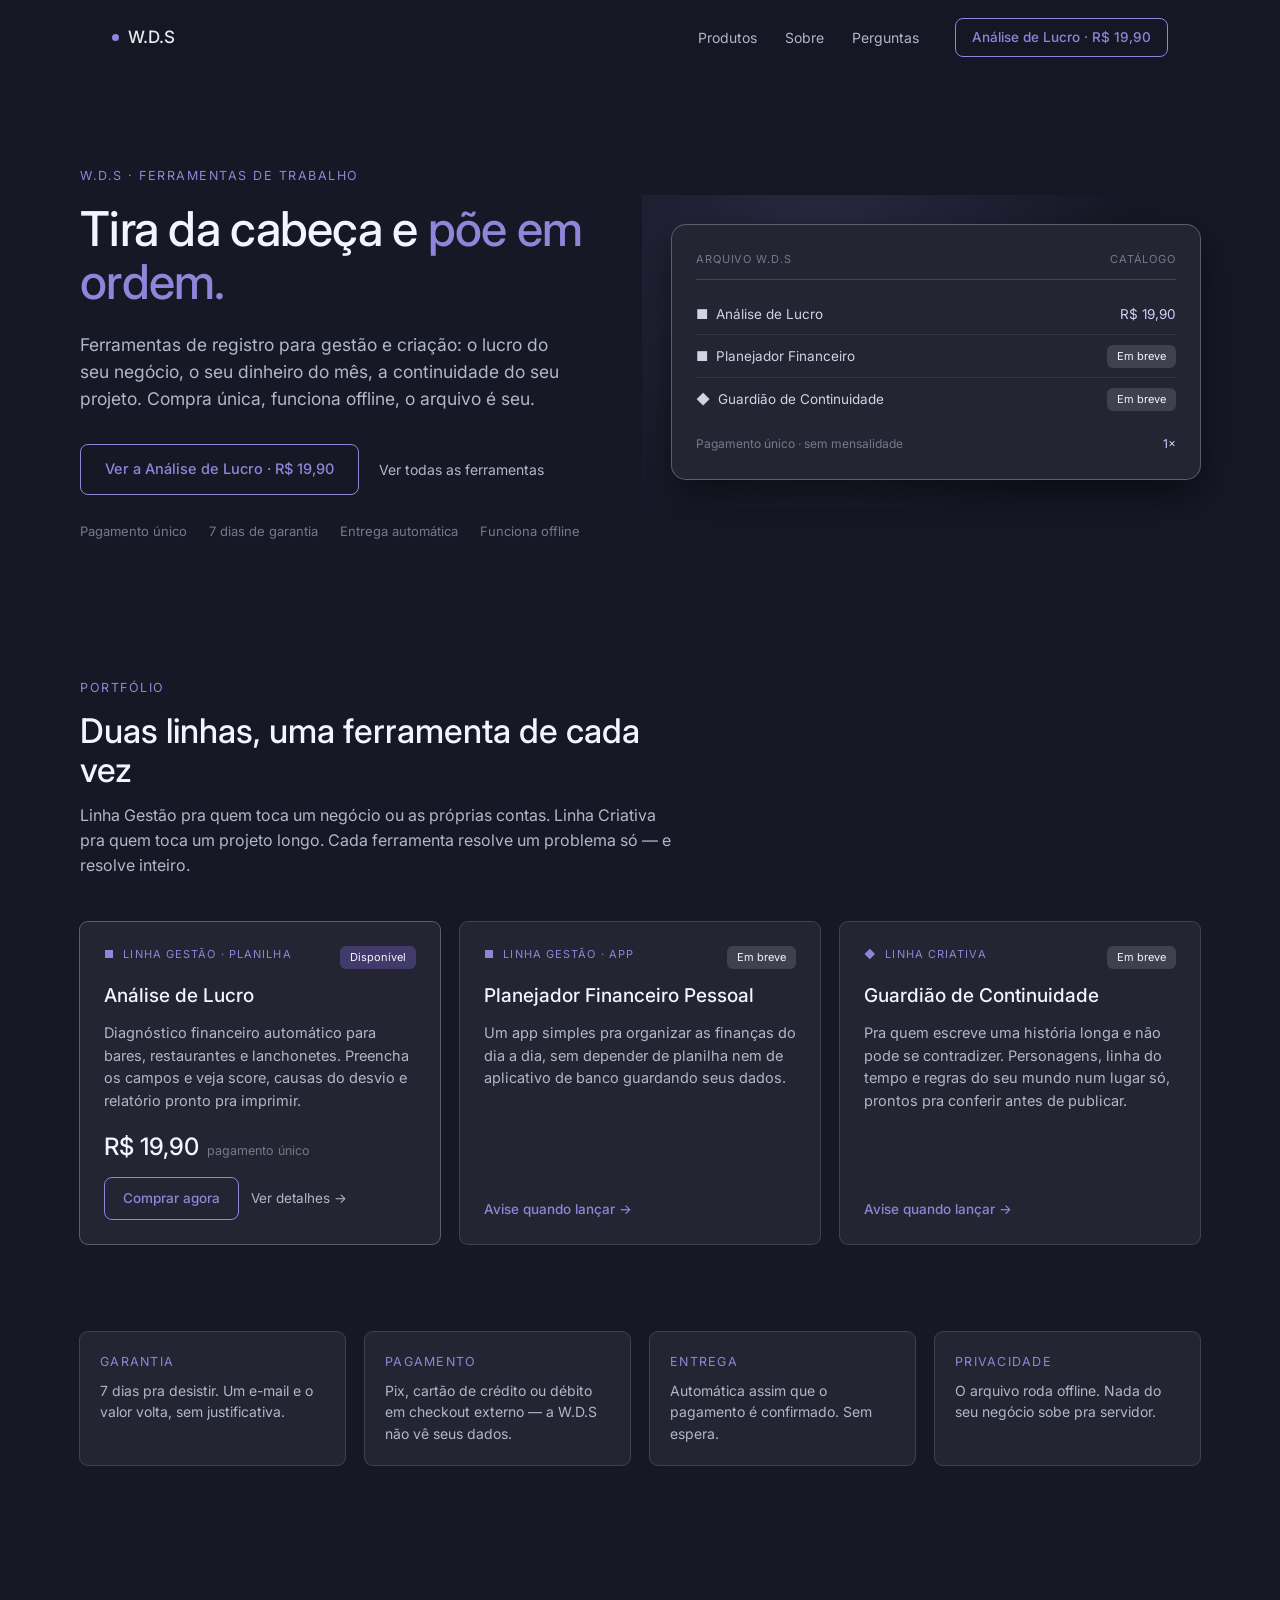
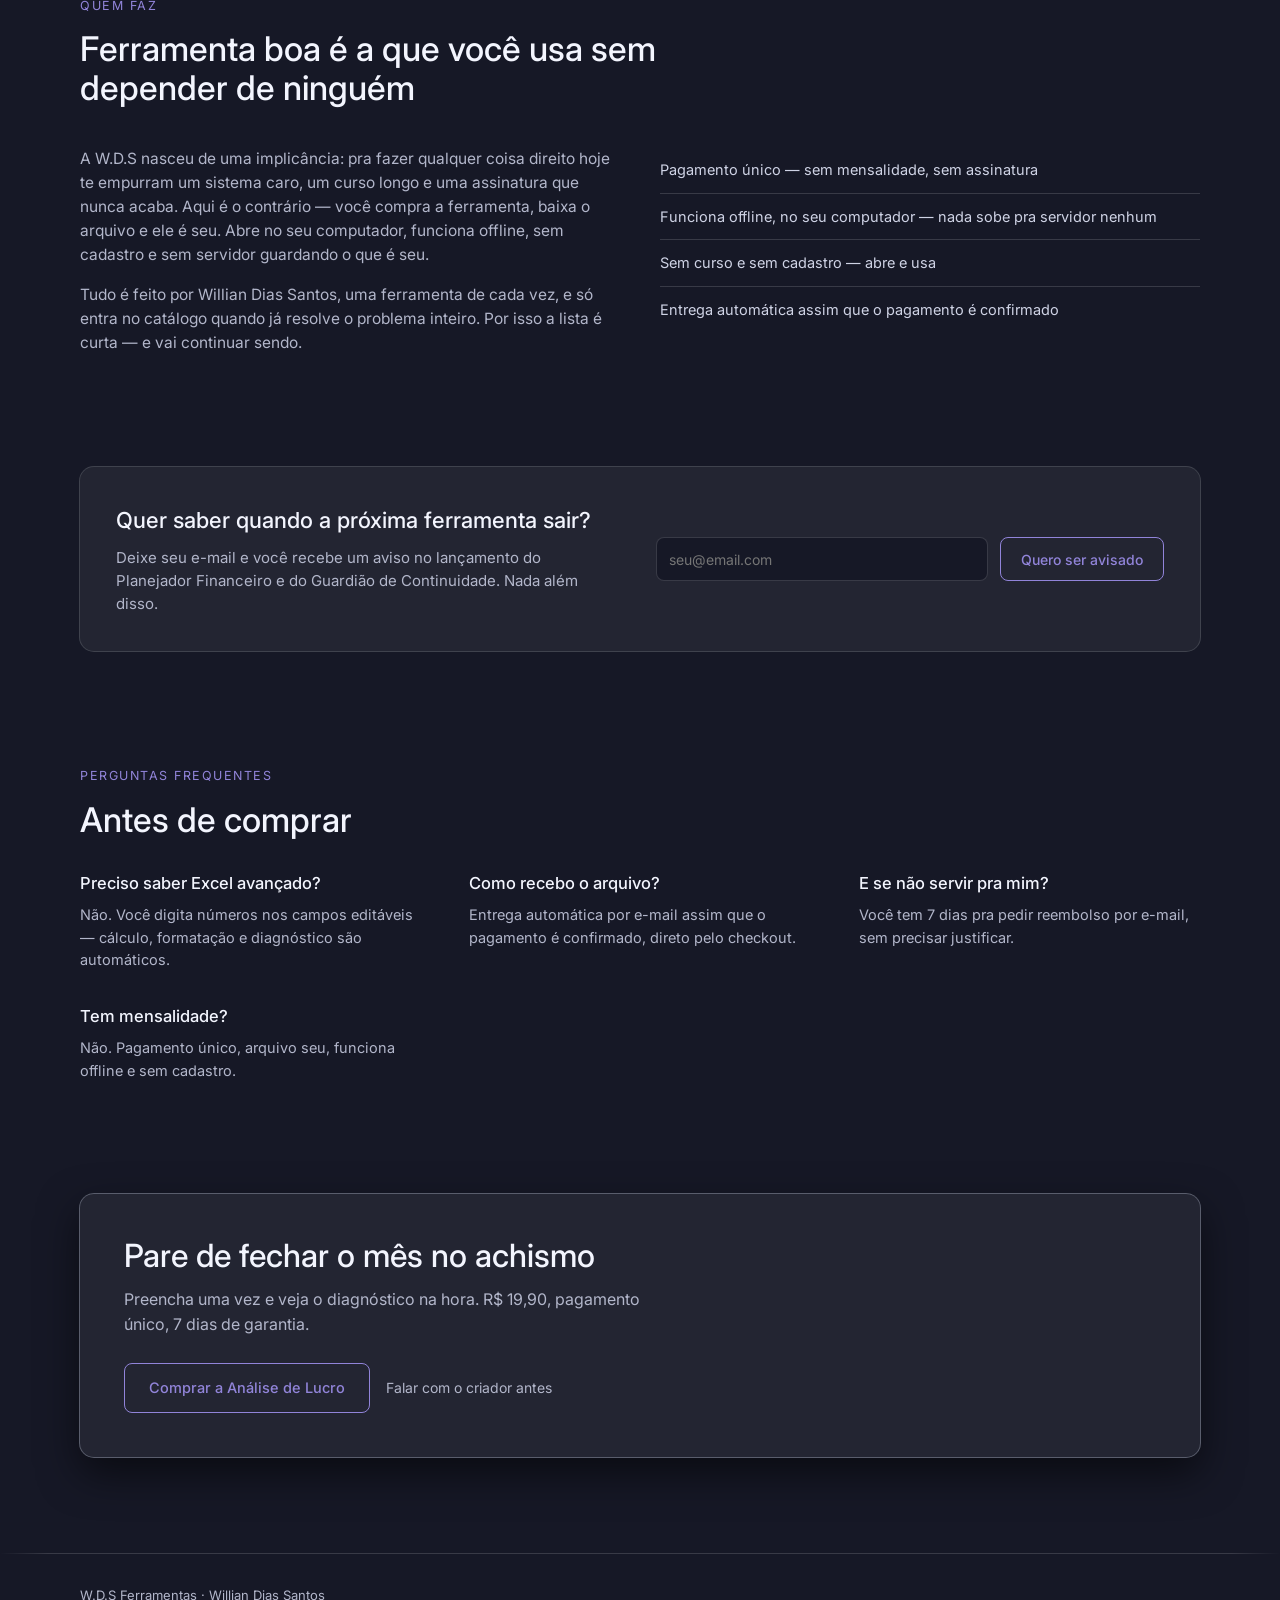
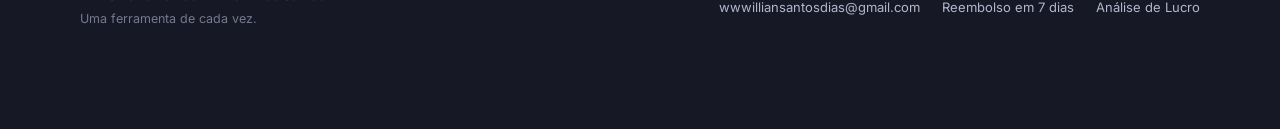
<file: index-1.html>
<!DOCTYPE html>
<html lang="pt-BR">
<head>
<meta charset="UTF-8">
<meta name="viewport" content="width=device-width, initial-scale=1.0">
<title>W.D.S Ferramentas — Planilhas e apps que organizam o que não cabe na cabeça</title>
<meta name="description" content="Ferramentas de registro pra negócio, dinheiro e projetos criativos. Pagamento único, 7 dias de garantia, funciona offline, o arquivo é seu — sem mensalidade, sem curso pra aprender.">
<link rel="canonical" href="https://wwwilliansantosdias-gif.github.io/W.D.S/index.html">
<meta property="og:type" content="website">
<meta property="og:site_name" content="W.D.S Ferramentas">
<meta property="og:title" content="W.D.S Ferramentas — Planilhas e apps que organizam o que não cabe na cabeça">
<meta property="og:description" content="Ferramentas de registro pra negócio, dinheiro e projetos criativos. Pagamento único, funciona offline, o arquivo é seu.">
<meta property="og:url" content="https://wwwilliansantosdias-gif.github.io/W.D.S/index.html">
<meta property="og:locale" content="pt_BR">
<script type="application/ld+json">
{"@context":"https://schema.org","@type":"Organization","name":"W.D.S Ferramentas","url":"https://wwwilliansantosdias-gif.github.io/W.D.S/index.html","description":"W.D.S Ferramentas cria planilhas e apps de registro para negócio, dinheiro e projetos criativos, com pagamento único e sem mensalidade.","founder":{"@type":"Person","name":"Willian Dias Santos"},"makesOffer":[{"@type":"Offer","itemOffered":{"@type":"Product","name":"Análise de Lucro"},"price":"19.90","priceCurrency":"BRL","url":"https://wwwilliansantosdias-gif.github.io/W.D.S/analise-de-lucro.html"}]}
</script>
<link rel="preconnect" href="https://fonts.googleapis.com">
<link rel="preconnect" href="https://fonts.gstatic.com" crossorigin>
<link href="https://fonts.googleapis.com/css2?family=Inter:wght@400;500;600;700&display=swap" rel="stylesheet">
<link rel="stylesheet" href="estilo.css">
</head>
<body>
<div style="background:#161826;color:#e9e9ed;font-family:'Inter',system-ui,sans-serif;font-size:15px;line-height:1.55;min-height:100vh;">

  <!-- Nav -->
  <header style="position:sticky;top:0;z-index:50;background:rgba(22,24,38,0.9);backdrop-filter:blur(8px);">
    <div style="max-width:1120px;margin:0 auto;padding:18px 32px;display:flex;align-items:center;gap:36px;">
      <a href="#top" style="display:flex;align-items:center;gap:9px;font-weight:500;font-size:17px;color:#e9e9ed;margin-right:auto;">
        <span style="width:7px;height:7px;border-radius:50%;background:#9184d9;display:inline-block;"></span>
        W.D.S
      </a>
      <nav style="display:flex;gap:28px;">
        <a href="#produtos" style="color:#b2b6ca;font-size:14px;">Produtos</a>
        <a href="#sobre" style="color:#b2b6ca;font-size:14px;">Sobre</a>
        <a href="#perguntas" style="color:#b2b6ca;font-size:14px;">Perguntas</a>
      </nav>
      <a href="analise-de-lucro.html" style="display:inline-flex;align-items:center;gap:8px;font-size:13.5px;font-weight:500;color:#9184d9;border:1px solid #9184d9;border-radius:8px;padding:8px 16px;white-space:nowrap;">Análise de Lucro · R$ 19,90</a>
    </div>
  </header>

  <!-- Hero -->
  <section id="top" style="padding:88px 32px 70px;">
    <div style="max-width:1120px;margin:0 auto;display:grid;grid-template-columns:repeat(auto-fit,minmax(340px,1fr));gap:64px;align-items:center;">
      <div>
        <span style="font-size:12.5px;letter-spacing:0.12em;text-transform:uppercase;color:#9184d9;display:inline-block;margin-bottom:18px;">W.D.S · Ferramentas de trabalho</span>
        <h1 style="font-family:'Inter',sans-serif;font-weight:500;font-size:clamp(32px,4.4vw,48px);line-height:1.1;letter-spacing:-0.015em;margin:0 0 22px;color:#f3f5fe;">Tira da cabeça e <span style="color:#9184d9;">põe em ordem.</span></h1>
        <p style="font-size:17.5px;color:#b2b6ca;max-width:44ch;margin:0 0 32px;">Ferramentas de registro para gestão e criação: o lucro do seu negócio, o seu dinheiro do mês, a continuidade do seu projeto. Compra única, funciona offline, o arquivo é seu.</p>
        <div style="display:flex;align-items:center;gap:20px;flex-wrap:wrap;">
          <a href="analise-de-lucro.html" style="display:inline-flex;align-items:center;font-weight:500;font-size:14.5px;color:#9184d9;border:1px solid #9184d9;border-radius:8px;padding:13px 24px;">Ver a Análise de Lucro · R$ 19,90</a>
          <a href="#produtos" style="font-size:14px;color:#b2b6ca;">Ver todas as ferramentas</a>
        </div>
        <div style="display:flex;gap:22px;flex-wrap:wrap;margin-top:26px;font-size:13px;color:#75798c;">
          <span>Pagamento único</span>
          <span>7 dias de garantia</span>
          <span>Entrega automática</span>
          <span>Funciona offline</span>
        </div>
      </div>

      <div style="position:relative;">
        <div style="position:absolute;inset:-30px;background:radial-gradient(circle at 30% 20%, rgba(145,132,217,0.16), transparent 65%);pointer-events:none;"></div>
        <div style="position:relative;background:#232532;border-radius:14px;box-shadow:0 0 0 1px #595d6c, 0 16px 40px rgba(0,0,0,0.55);padding:26px 24px;">
          <div style="display:flex;justify-content:space-between;align-items:baseline;font-size:11px;letter-spacing:0.08em;text-transform:uppercase;color:#75798c;padding-bottom:12px;margin-bottom:14px;background:linear-gradient(to right, rgba(233,233,237,0.16), rgba(233,233,237,0.16)) no-repeat bottom / 100% 1px;">
            <span>Arquivo W.D.S</span><span>Catálogo</span>
          </div>
          <div style="display:flex;justify-content:space-between;align-items:center;font-size:13.5px;padding:10px 0;background:linear-gradient(to right, rgba(233,233,237,0.08), rgba(233,233,237,0.08)) no-repeat bottom / 100% 1px;">
            <span style="color:#cfd3e5;">■&nbsp; Análise de Lucro</span>
            <span style="color:#d2cefd;">R$ 19,90</span>
          </div>
          <div style="display:flex;justify-content:space-between;align-items:center;font-size:13.5px;padding:10px 0;background:linear-gradient(to right, rgba(233,233,237,0.08), rgba(233,233,237,0.08)) no-repeat bottom / 100% 1px;">
            <span style="color:#cfd3e5;">■&nbsp; Planejador Financeiro</span>
            <span style="display:inline-flex;align-items:center;font-size:11px;padding:3px 10px;border-radius:6px;background:#3f424d;color:#f3f5fe;">Em breve</span>
          </div>
          <div style="display:flex;justify-content:space-between;align-items:center;font-size:13.5px;padding:10px 0;">
            <span style="color:#cfd3e5;">◆&nbsp; Guardião de Continuidade</span>
            <span style="display:inline-flex;align-items:center;font-size:11px;padding:3px 10px;border-radius:6px;background:#3f424d;color:#f3f5fe;">Em breve</span>
          </div>
          <div style="display:flex;justify-content:space-between;padding-top:14px;font-size:12px;color:#75798c;">
            <span>Pagamento único · sem mensalidade</span><span style="color:#d2cefd;">1×</span>
          </div>
        </div>
      </div>
    </div>
  </section>

  <!-- Produtos -->
  <section id="produtos" style="padding:64px 32px;">
    <div style="max-width:1120px;margin:0 auto;">
      <div style="max-width:600px;margin-bottom:44px;">
        <span style="font-size:12.5px;letter-spacing:0.12em;text-transform:uppercase;color:#9184d9;display:inline-block;margin-bottom:14px;">Portfólio</span>
        <h2 style="font-weight:500;font-size:clamp(26px,3.2vw,34px);line-height:1.15;margin:0 0 14px;color:#f3f5fe;">Duas linhas, uma ferramenta de cada vez</h2>
        <p style="color:#b2b6ca;font-size:16px;margin:0;">Linha Gestão pra quem toca um negócio ou as próprias contas. Linha Criativa pra quem toca um projeto longo. Cada ferramenta resolve um problema só — e resolve inteiro.</p>
      </div>

      <div style="display:grid;grid-template-columns:repeat(auto-fit,minmax(260px,1fr));gap:20px;">

        <div style="display:flex;flex-direction:column;gap:12px;background:#232532;border-radius:8px;padding:24px;box-shadow:0 0 0 1px #595d6c;">
          <div style="display:flex;justify-content:space-between;align-items:flex-start;">
            <span style="font-size:11px;letter-spacing:0.1em;text-transform:uppercase;color:#9184d9;">■&nbsp; Linha Gestão · Planilha</span>
            <span style="display:inline-flex;align-items:center;font-size:11px;padding:3px 10px;border-radius:6px;background:#423a6a;color:#f5f4ff;">Disponível</span>
          </div>
          <h3 style="font-weight:500;font-size:19px;margin:0;color:#f3f5fe;">Análise de Lucro</h3>
          <p style="color:#b2b6ca;font-size:14.5px;margin:0;flex-grow:1;">Diagnóstico financeiro automático para bares, restaurantes e lanchonetes. Preencha os campos e veja score, causas do desvio e relatório pronto pra imprimir.</p>
          <div style="display:flex;align-items:baseline;gap:8px;padding-top:4px;">
            <span style="font-size:24px;font-weight:500;color:#f3f5fe;">R$ 19,90</span>
            <span style="font-size:12.5px;color:#75798c;">pagamento único</span>
          </div>
          <div style="display:flex;gap:12px;align-items:center;flex-wrap:wrap;">
            <a href="https://pay.monetizze.com.br/DQB384105" target="_blank" rel="noopener" style="display:inline-flex;align-items:center;font-weight:500;font-size:13.5px;color:#9184d9;border:1px solid #9184d9;border-radius:8px;padding:10px 18px;">Comprar agora</a>
            <a href="analise-de-lucro.html" style="font-size:13.5px;color:#b2b6ca;">Ver detalhes →</a>
          </div>
        </div>

        <div style="display:flex;flex-direction:column;gap:12px;background:#232532;border-radius:8px;padding:24px;box-shadow:0 0 0 1px #3f424d;">
          <div style="display:flex;justify-content:space-between;align-items:flex-start;">
            <span style="font-size:11px;letter-spacing:0.1em;text-transform:uppercase;color:#9184d9;">■&nbsp; Linha Gestão · App</span>
            <span style="display:inline-flex;align-items:center;font-size:11px;padding:3px 10px;border-radius:6px;background:#3f424d;color:#f3f5fe;">Em breve</span>
          </div>
          <h3 style="font-weight:500;font-size:19px;margin:0;color:#f3f5fe;">Planejador Financeiro Pessoal</h3>
          <p style="color:#b2b6ca;font-size:14.5px;margin:0;flex-grow:1;">Um app simples pra organizar as finanças do dia a dia, sem depender de planilha nem de aplicativo de banco guardando seus dados.</p>
          <a href="#lista" style="font-weight:500;font-size:13.5px;color:#9184d9;">Avise quando lançar →</a>
        </div>

        <div style="display:flex;flex-direction:column;gap:12px;background:#232532;border-radius:8px;padding:24px;box-shadow:0 0 0 1px #3f424d;">
          <div style="display:flex;justify-content:space-between;align-items:flex-start;">
            <span style="font-size:11px;letter-spacing:0.1em;text-transform:uppercase;color:#9184d9;">◆&nbsp; Linha Criativa</span>
            <span style="display:inline-flex;align-items:center;font-size:11px;padding:3px 10px;border-radius:6px;background:#3f424d;color:#f3f5fe;">Em breve</span>
          </div>
          <h3 style="font-weight:500;font-size:19px;margin:0;color:#f3f5fe;">Guardião de Continuidade</h3>
          <p style="color:#b2b6ca;font-size:14.5px;margin:0;flex-grow:1;">Pra quem escreve uma história longa e não pode se contradizer. Personagens, linha do tempo e regras do seu mundo num lugar só, prontos pra conferir antes de publicar.</p>
          <a href="#lista" style="font-weight:500;font-size:13.5px;color:#9184d9;">Avise quando lançar →</a>
        </div>

      </div>
    </div>
  </section>

  <!-- Confiança -->
  <section style="padding:24px 32px 64px;">
    <div style="max-width:1120px;margin:0 auto;display:grid;grid-template-columns:repeat(auto-fit,minmax(220px,1fr));gap:20px;">
      <div style="background:#232532;border-radius:8px;padding:20px;box-shadow:0 0 0 1px #3f424d;">
        <div style="font-size:12.5px;letter-spacing:0.1em;text-transform:uppercase;color:#9184d9;margin-bottom:8px;">Garantia</div>
        <p style="margin:0;font-size:14px;color:#b2b6ca;">7 dias pra desistir. Um e-mail e o valor volta, sem justificativa.</p>
      </div>
      <div style="background:#232532;border-radius:8px;padding:20px;box-shadow:0 0 0 1px #3f424d;">
        <div style="font-size:12.5px;letter-spacing:0.1em;text-transform:uppercase;color:#9184d9;margin-bottom:8px;">Pagamento</div>
        <p style="margin:0;font-size:14px;color:#b2b6ca;">Pix, cartão de crédito ou débito em checkout externo — a W.D.S não vê seus dados.</p>
      </div>
      <div style="background:#232532;border-radius:8px;padding:20px;box-shadow:0 0 0 1px #3f424d;">
        <div style="font-size:12.5px;letter-spacing:0.1em;text-transform:uppercase;color:#9184d9;margin-bottom:8px;">Entrega</div>
        <p style="margin:0;font-size:14px;color:#b2b6ca;">Automática assim que o pagamento é confirmado. Sem espera.</p>
      </div>
      <div style="background:#232532;border-radius:8px;padding:20px;box-shadow:0 0 0 1px #3f424d;">
        <div style="font-size:12.5px;letter-spacing:0.1em;text-transform:uppercase;color:#9184d9;margin-bottom:8px;">Privacidade</div>
        <p style="margin:0;font-size:14px;color:#b2b6ca;">O arquivo roda offline. Nada do seu negócio sobe pra servidor.</p>
      </div>
    </div>
  </section>

  <!-- Sobre / autoridade -->
  <section id="sobre" style="padding:64px 32px;">
    <div style="max-width:1120px;margin:0 auto;">
      <div style="max-width:600px;margin-bottom:40px;">
        <span style="font-size:12.5px;letter-spacing:0.12em;text-transform:uppercase;color:#9184d9;display:inline-block;margin-bottom:14px;">Quem faz</span>
        <h2 style="font-weight:500;font-size:clamp(26px,3.2vw,34px);line-height:1.15;margin:0;color:#f3f5fe;">Ferramenta boa é a que você usa sem depender de ninguém</h2>
      </div>
      <div style="display:grid;grid-template-columns:repeat(auto-fit,minmax(280px,1fr));gap:40px;align-items:start;">
                <div>
          <p style="color:#b2b6ca;font-size:15.5px;margin:0 0 16px;">A W.D.S nasceu de uma implicância: pra fazer qualquer coisa direito hoje te empurram um sistema caro, um curso longo e uma assinatura que nunca acaba. Aqui é o contrário — você compra a ferramenta, baixa o arquivo e ele é seu. Abre no seu computador, funciona offline, sem cadastro e sem servidor guardando o que é seu.</p>
          <p style="color:#b2b6ca;font-size:15.5px;margin:0;">Tudo é feito por Willian Dias Santos, uma ferramenta de cada vez, e só entra no catálogo quando já resolve o problema inteiro. Por isso a lista é curta — e vai continuar sendo.</p>
        </div>
        <div>
          <ul style="list-style:none;margin:0;padding:0;">
            <li style="font-size:14.5px;color:#cfd3e5;padding:12px 0;background:linear-gradient(to right, rgba(233,233,237,0.16), rgba(233,233,237,0.16)) no-repeat bottom / 100% 1px;">Pagamento único — sem mensalidade, sem assinatura</li>
            <li style="font-size:14.5px;color:#cfd3e5;padding:12px 0;background:linear-gradient(to right, rgba(233,233,237,0.16), rgba(233,233,237,0.16)) no-repeat bottom / 100% 1px;">Funciona offline, no seu computador — nada sobe pra servidor nenhum</li>
            <li style="font-size:14.5px;color:#cfd3e5;padding:12px 0;background:linear-gradient(to right, rgba(233,233,237,0.16), rgba(233,233,237,0.16)) no-repeat bottom / 100% 1px;">Sem curso e sem cadastro — abre e usa</li>
            <li style="font-size:14.5px;color:#cfd3e5;padding:12px 0;">Entrega automática assim que o pagamento é confirmado</li>
          </ul>
        </div>
      </div>
    </div>
  </section>

  <!-- Lista de espera -->
  <section id="lista" style="padding:48px 32px;">
    <div style="max-width:1120px;margin:0 auto;background:#232532;border-radius:14px;padding:36px;box-shadow:0 0 0 1px #3f424d;display:grid;grid-template-columns:repeat(auto-fit,minmax(280px,1fr));gap:32px;align-items:center;">
      <div>
        <h3 style="font-weight:500;font-size:22px;margin:0 0 8px;color:#f3f5fe;">Quer saber quando a próxima ferramenta sair?</h3>
        <p style="margin:0;font-size:15px;color:#b2b6ca;max-width:52ch;">Deixe seu e-mail e você recebe um aviso no lançamento do Planejador Financeiro e do Guardião de Continuidade. Nada além disso.</p>
      </div>
      <div style="display:flex;gap:12px;align-items:flex-start;flex-wrap:wrap;">
        <input type="email" placeholder="seu@email.com" id="wl-email" name="email" style="flex:1 1 200px;min-width:180px;min-height:44px;padding:10px 12px;font-size:14px;font-family:inherit;color:#e9e9ed;background:#161826;border:1px solid rgba(233,233,237,0.16);border-radius:8px;">
        <button onclick="location.href='mailto:wwwilliansantosdias@gmail.com?subject=Lista%20de%20espera%20W.D.S&amp;body='+encodeURIComponent('Meu e-mail: '+document.getElementById('wl-email').value)" style="flex:none;white-space:nowrap;min-height:44px;font-family:inherit;font-weight:500;font-size:14px;color:#9184d9;background:transparent;border:1px solid #9184d9;border-radius:8px;padding:10px 20px;cursor:pointer;">Quero ser avisado</button>
      </div>
    </div>
  </section>

  <!-- Perguntas -->
  <section id="perguntas" style="padding:64px 32px;">
    <div style="max-width:1120px;margin:0 auto;">
      <div style="max-width:600px;margin-bottom:32px;">
        <span style="font-size:12.5px;letter-spacing:0.12em;text-transform:uppercase;color:#9184d9;display:inline-block;margin-bottom:14px;">Perguntas frequentes</span>
        <h2 style="font-weight:500;font-size:clamp(26px,3.2vw,34px);line-height:1.15;margin:0;color:#f3f5fe;">Antes de comprar</h2>
      </div>
      <div style="display:grid;grid-template-columns:repeat(auto-fit,minmax(280px,1fr));gap:32px 48px;">
        <div>
          <h3 style="font-weight:500;font-size:16.5px;margin:0 0 8px;color:#f3f5fe;">Preciso saber Excel avançado?</h3>
          <p style="margin:0;font-size:14.5px;color:#b2b6ca;">Não. Você digita números nos campos editáveis — cálculo, formatação e diagnóstico são automáticos.</p>
        </div>
        <div>
          <h3 style="font-weight:500;font-size:16.5px;margin:0 0 8px;color:#f3f5fe;">Como recebo o arquivo?</h3>
          <p style="margin:0;font-size:14.5px;color:#b2b6ca;">Entrega automática por e-mail assim que o pagamento é confirmado, direto pelo checkout.</p>
        </div>
        <div>
          <h3 style="font-weight:500;font-size:16.5px;margin:0 0 8px;color:#f3f5fe;">E se não servir pra mim?</h3>
          <p style="margin:0;font-size:14.5px;color:#b2b6ca;">Você tem 7 dias pra pedir reembolso por e-mail, sem precisar justificar.</p>
        </div>
        <div>
          <h3 style="font-weight:500;font-size:16.5px;margin:0 0 8px;color:#f3f5fe;">Tem mensalidade?</h3>
          <p style="margin:0;font-size:14.5px;color:#b2b6ca;">Não. Pagamento único, arquivo seu, funciona offline e sem cadastro.</p>
        </div>
      </div>
    </div>
  </section>

  <!-- CTA final -->
  <section id="contato" style="padding:48px 32px 96px;">
    <div style="max-width:1120px;margin:0 auto;background:#232532;border-radius:14px;padding:44px;box-shadow:0 0 0 1px #595d6c, 0 16px 40px rgba(0,0,0,0.55);">
      <h2 style="font-weight:500;font-size:clamp(24px,3vw,32px);line-height:1.15;margin:0 0 12px;color:#f3f5fe;">Pare de fechar o mês no achismo</h2>
      <p style="color:#b2b6ca;font-size:16px;margin:0 0 26px;max-width:52ch;">Preencha uma vez e veja o diagnóstico na hora. R$ 19,90, pagamento único, 7 dias de garantia.</p>
      <div style="display:flex;gap:16px;align-items:center;flex-wrap:wrap;">
        <a href="https://pay.monetizze.com.br/DQB384105" target="_blank" rel="noopener" style="display:inline-flex;align-items:center;font-weight:500;font-size:14.5px;color:#9184d9;border:1px solid #9184d9;border-radius:8px;padding:13px 24px;">Comprar a Análise de Lucro</a>
        <a href="mailto:wwwilliansantosdias@gmail.com" style="font-size:14px;color:#b2b6ca;">Falar com o criador antes</a>
      </div>
    </div>
  </section>

  <!-- Footer -->
  <footer style="padding:32px 32px 100px;background:linear-gradient(to right, transparent, rgba(233,233,237,0.16) 48px, rgba(233,233,237,0.16) calc(100% - 48px), transparent) no-repeat top / 100% 1px;">
    <div style="max-width:1120px;margin:0 auto;display:flex;justify-content:space-between;align-items:center;flex-wrap:wrap;gap:16px;">
      <div>
        <div style="font-size:13px;color:#b2b6ca;">W.D.S Ferramentas · Willian Dias Santos</div>
        <div style="font-size:12.5px;color:#75798c;margin-top:4px;">Uma ferramenta de cada vez.</div>
      </div>
      <div style="display:flex;gap:22px;flex-wrap:wrap;font-size:13px;">
        <a href="mailto:wwwilliansantosdias@gmail.com" style="color:#b2b6ca;">wwwilliansantosdias@gmail.com</a>
        <a href="#perguntas" style="color:#b2b6ca;">Reembolso em 7 dias</a>
        <a href="analise-de-lucro.html" style="color:#b2b6ca;">Análise de Lucro</a>
      </div>
    </div>
  </footer>

  <!-- CTA fixo (mobile) -->
  <div class="mobile-cta">
    <div style="position:fixed;left:0;right:0;bottom:0;z-index:60;background:rgba(22,24,38,0.96);backdrop-filter:blur(8px);padding:12px 16px;display:flex;align-items:center;justify-content:space-between;gap:12px;box-shadow:0 -1px 0 rgba(233,233,237,0.16);">
      <div>
        <div style="font-size:13px;color:#cfd3e5;">Análise de Lucro</div>
        <div style="font-size:12.5px;color:#75798c;">R$ 19,90 · 7 dias de garantia</div>
      </div>
      <a href="https://pay.monetizze.com.br/DQB384105" target="_blank" rel="noopener" style="display:inline-flex;align-items:center;min-height:44px;font-weight:500;font-size:14px;color:#9184d9;border:1px solid #9184d9;border-radius:8px;padding:10px 18px;white-space:nowrap;">Comprar</a>
    </div>
  </div>

</div>
</body>
</html>
</file>
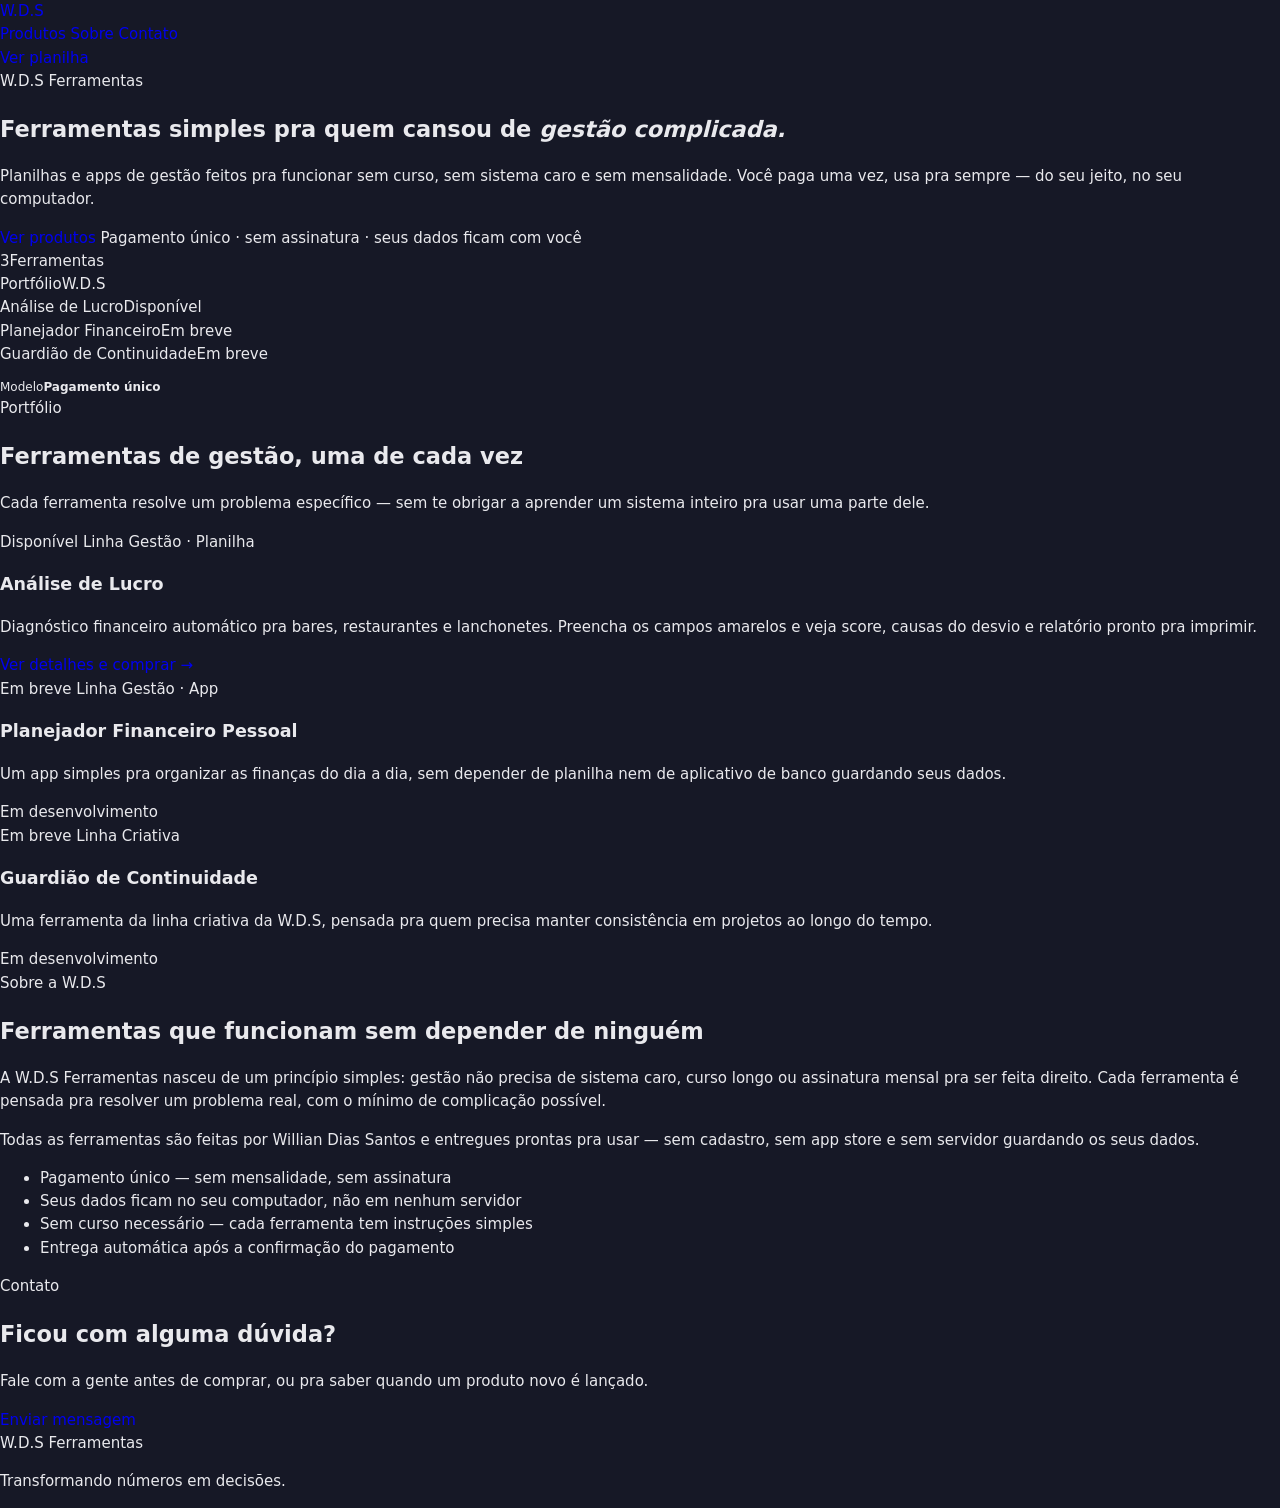
<file: index_1.html>
<!DOCTYPE html>
<html lang="pt-BR">
<head>
<meta charset="UTF-8">
<meta name="viewport" content="width=device-width, initial-scale=1.0">
<title>W.D.S Ferramentas — Planilhas e apps de gestão, pagamento único, sem mensalidade</title>
<meta name="description" content="W.D.S Ferramentas cria planilhas e apps simples para organizar a gestão de pequenos negócios e finanças pessoais. Pagamento único, sem mensalidade, sem sistema complicado.">
<link rel="canonical" href="https://wwwilliansantosdias-gif.github.io/W.D.S/index.html">

<meta property="og:type" content="website">
<meta property="og:site_name" content="W.D.S Ferramentas">
<meta property="og:title" content="W.D.S Ferramentas — Planilhas e apps de gestão, sem mensalidade">
<meta property="og:description" content="Ferramentas simples para organizar a gestão do seu negócio e das suas finanças. Pagamento único, uso imediato, sem curso pra aprender.">
<meta property="og:url" content="https://wwwilliansantosdias-gif.github.io/W.D.S/index.html">
<meta property="og:locale" content="pt_BR">

<link rel="preconnect" href="https://fonts.googleapis.com">
<link rel="preconnect" href="https://fonts.gstatic.com" crossorigin>
<link href="https://fonts.googleapis.com/css2?family=Fraunces:ital,opsz,wght@0,9..144,400;0,9..144,600;1,9..144,500&family=IBM+Plex+Sans:wght@400;500;600;700&family=IBM+Plex+Mono:wght@400;500;600&display=swap" rel="stylesheet">
<link rel="stylesheet" href="estilo.css">

<script type="application/ld+json">
{
  "@context": "https://schema.org",
  "@type": "Organization",
  "name": "W.D.S Ferramentas",
  "url": "https://wwwilliansantosdias-gif.github.io/W.D.S/index.html",
  "description": "W.D.S Ferramentas cria planilhas e apps simples de gestão para pequenos negócios e finanças pessoais, com pagamento único e sem mensalidade.",
  "makesOffer": [
    {
      "@type": "Offer",
      "itemOffered": { "@type": "Product", "name": "Análise de Lucro" },
      "url": "https://wwwilliansantosdias-gif.github.io/W.D.S/analise-de-lucro.html"
    }
  ]
}
</script>
</head>
<body>

<header>
  <div class="wrap nav">
    <a class="brand" href="index.html"><span class="dot"></span> W.D.S</a>
    <nav class="nav-links">
      <a href="index.html#produtos">Produtos</a>
      <a href="index.html#sobre">Sobre</a>
      <a href="index.html#contato">Contato</a>
    </nav>
    <a class="nav-cta" href="analise-de-lucro.html">Ver planilha</a>
  </div>
</header>

<section class="hero">
  <div class="wrap hero-grid">
    <div>
      <span class="eyebrow">W.D.S Ferramentas</span>
      <h1>Ferramentas simples pra quem cansou de <em>gestão complicada.</em></h1>
      <p class="lead">Planilhas e apps de gestão feitos pra funcionar sem curso, sem sistema caro e sem mensalidade. Você paga uma vez, usa pra sempre — do seu jeito, no seu computador.</p>
      <div class="cta-row">
        <a class="btn-primary" href="index.html#produtos">Ver produtos</a>
        <span class="price-note">Pagamento único · sem assinatura · seus dados ficam com você</span>
      </div>
    </div>

    <div>
      <div class="ledger-card">
        <div class="stamp-badge"><span class="n">3</span><span class="l">Ferramentas</span></div>
        <div class="ledger-head"><span>Portfólio</span><span>W.D.S</span></div>
        <div class="ledger-row good"><span>Análise de Lucro</span><span>Disponível</span></div>
        <div class="ledger-row"><span>Planejador Financeiro</span><span>Em breve</span></div>
        <div class="ledger-row"><span>Guardião de Continuidade</span><span>Em breve</span></div>
        <div class="ledger-row" style="border-bottom:none; padding-top:12px; color:var(--stone); font-size:12px;">
          <span>Modelo</span><span style="color:var(--good); font-weight:600;">Pagamento único</span>
        </div>
      </div>
    </div>
  </div>
</section>

<section id="produtos">
  <div class="wrap">
    <div class="section-head">
      <span class="eyebrow">Portfólio</span>
      <h2>Ferramentas de gestão, uma de cada vez</h2>
      <p>Cada ferramenta resolve um problema específico — sem te obrigar a aprender um sistema inteiro pra usar uma parte dele.</p>
    </div>
    <div class="portfolio-grid">

      <div class="product-card active">
        <span class="badge disponivel">Disponível</span>
        <span class="line-eyebrow">Linha Gestão · Planilha</span>
        <h3>Análise de Lucro</h3>
        <p>Diagnóstico financeiro automático pra bares, restaurantes e lanchonetes. Preencha os campos amarelos e veja score, causas do desvio e relatório pronto pra imprimir.</p>
        <a class="card-cta" href="analise-de-lucro.html">Ver detalhes e comprar →</a>
      </div>

      <div class="product-card">
        <span class="badge em-breve">Em breve</span>
        <span class="line-eyebrow">Linha Gestão · App</span>
        <h3>Planejador Financeiro Pessoal</h3>
        <p>Um app simples pra organizar as finanças do dia a dia, sem depender de planilha nem de aplicativo de banco guardando seus dados.</p>
        <span class="card-cta disabled">Em desenvolvimento</span>
      </div>

      <div class="product-card">
        <span class="badge em-breve">Em breve</span>
        <span class="line-eyebrow">Linha Criativa</span>
        <h3>Guardião de Continuidade</h3>
        <p>Uma ferramenta da linha criativa da W.D.S, pensada pra quem precisa manter consistência em projetos ao longo do tempo.</p>
        <span class="card-cta disabled">Em desenvolvimento</span>
      </div>

    </div>
  </div>
</section>

<section id="sobre">
  <div class="wrap">
    <div class="section-head">
      <span class="eyebrow">Sobre a W.D.S</span>
      <h2>Ferramentas que funcionam sem depender de ninguém</h2>
    </div>
    <div class="about-grid">
      <div>
        <p>A W.D.S Ferramentas nasceu de um princípio simples: gestão não precisa de sistema caro, curso longo ou assinatura mensal pra ser feita direito. Cada ferramenta é pensada pra resolver um problema real, com o mínimo de complicação possível.</p>
        <p>Todas as ferramentas são feitas por Willian Dias Santos e entregues prontas pra usar — sem cadastro, sem app store e sem servidor guardando os seus dados.</p>
      </div>
      <div>
        <ul class="principle-list">
          <li>Pagamento único — sem mensalidade, sem assinatura</li>
          <li>Seus dados ficam no seu computador, não em nenhum servidor</li>
          <li>Sem curso necessário — cada ferramenta tem instruções simples</li>
          <li>Entrega automática após a confirmação do pagamento</li>
        </ul>
      </div>
    </div>
  </div>
</section>

<section id="contato">
  <div class="wrap">
    <div class="section-head">
      <span class="eyebrow">Contato</span>
      <h2>Ficou com alguma dúvida?</h2>
    </div>
    <div class="contact-box">
      <p>Fale com a gente antes de comprar, ou pra saber quando um produto novo é lançado.</p>
      <!-- Willian: troque o link abaixo pelo seu WhatsApp, Instagram ou e-mail de contato -->
      <a class="btn-primary" href="mailto:contato@wds.com.br">Enviar mensagem</a>
    </div>
  </div>
</section>

<footer>
  <div class="wrap footer-row">
    <span class="footer-brand">W.D.S Ferramentas</span>
    <p>Transformando números em decisões.</p>
  </div>
</footer>

</body>
</html>
</file>
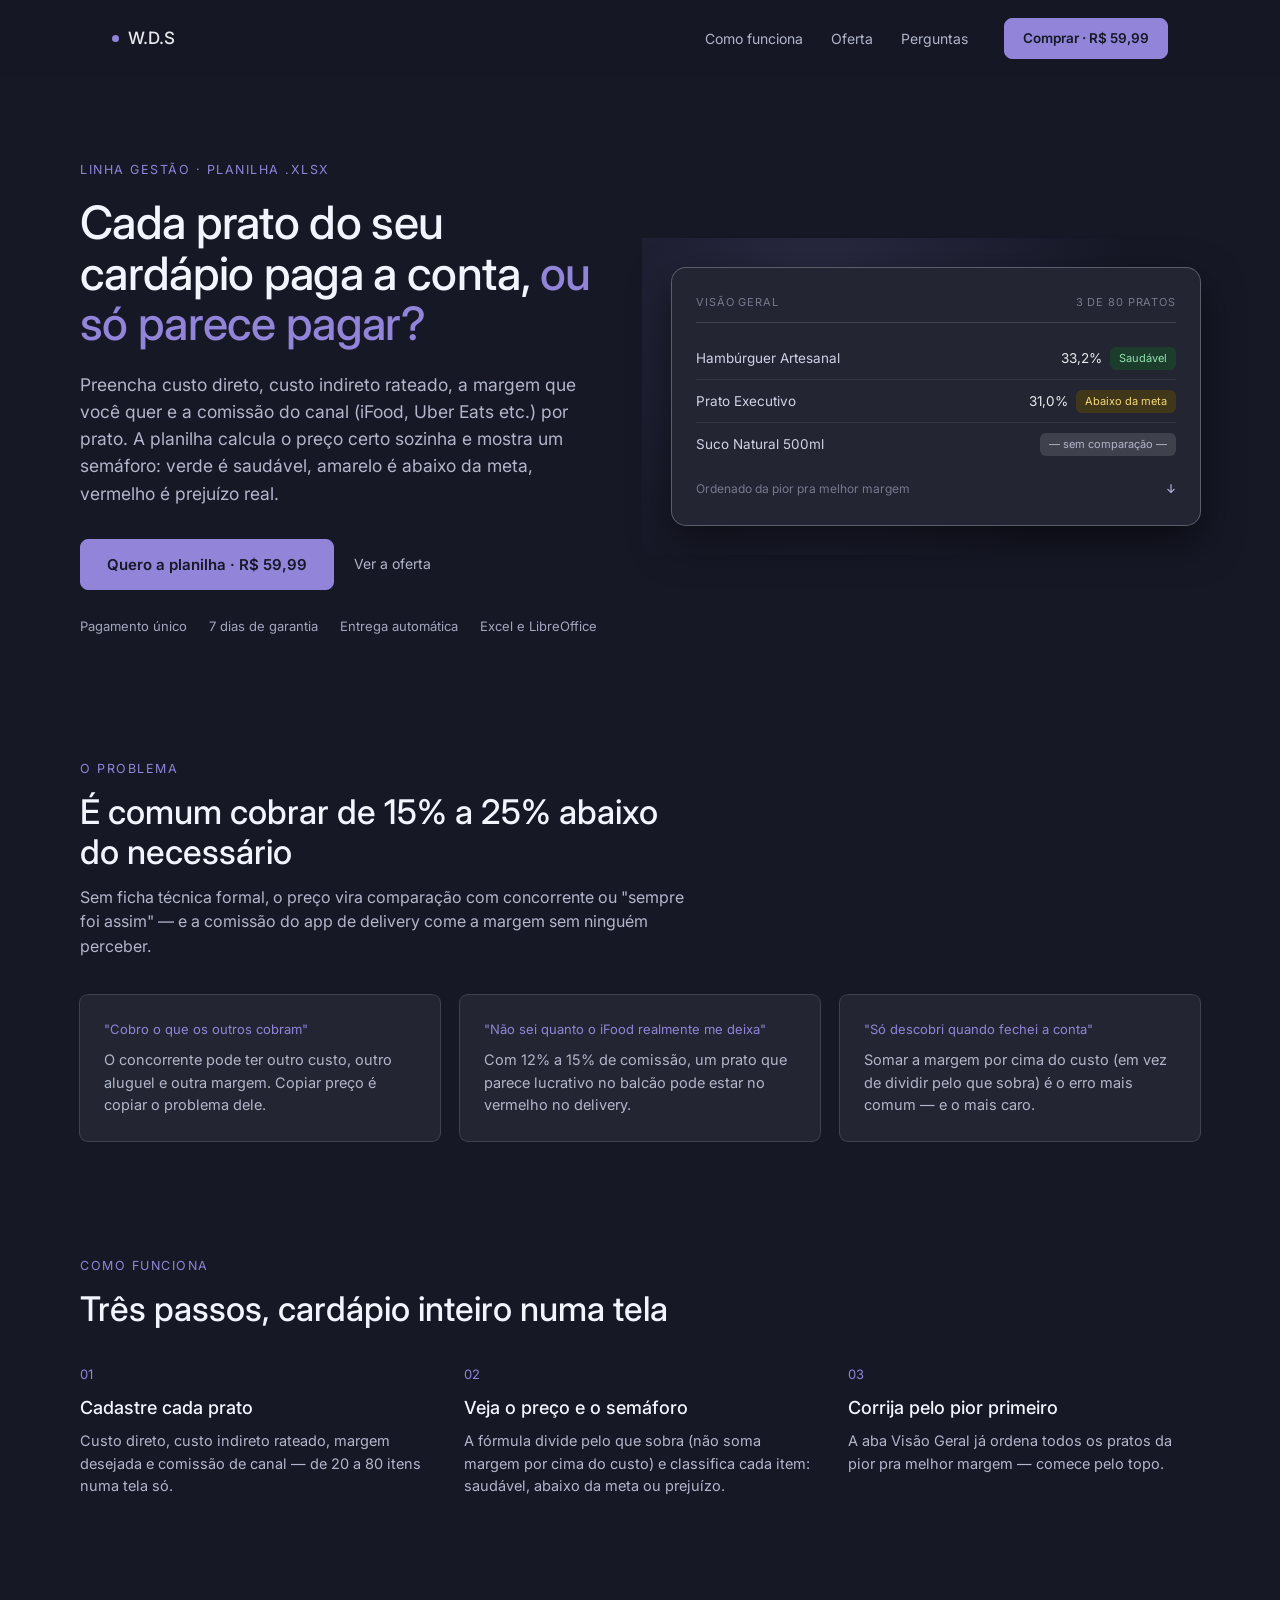
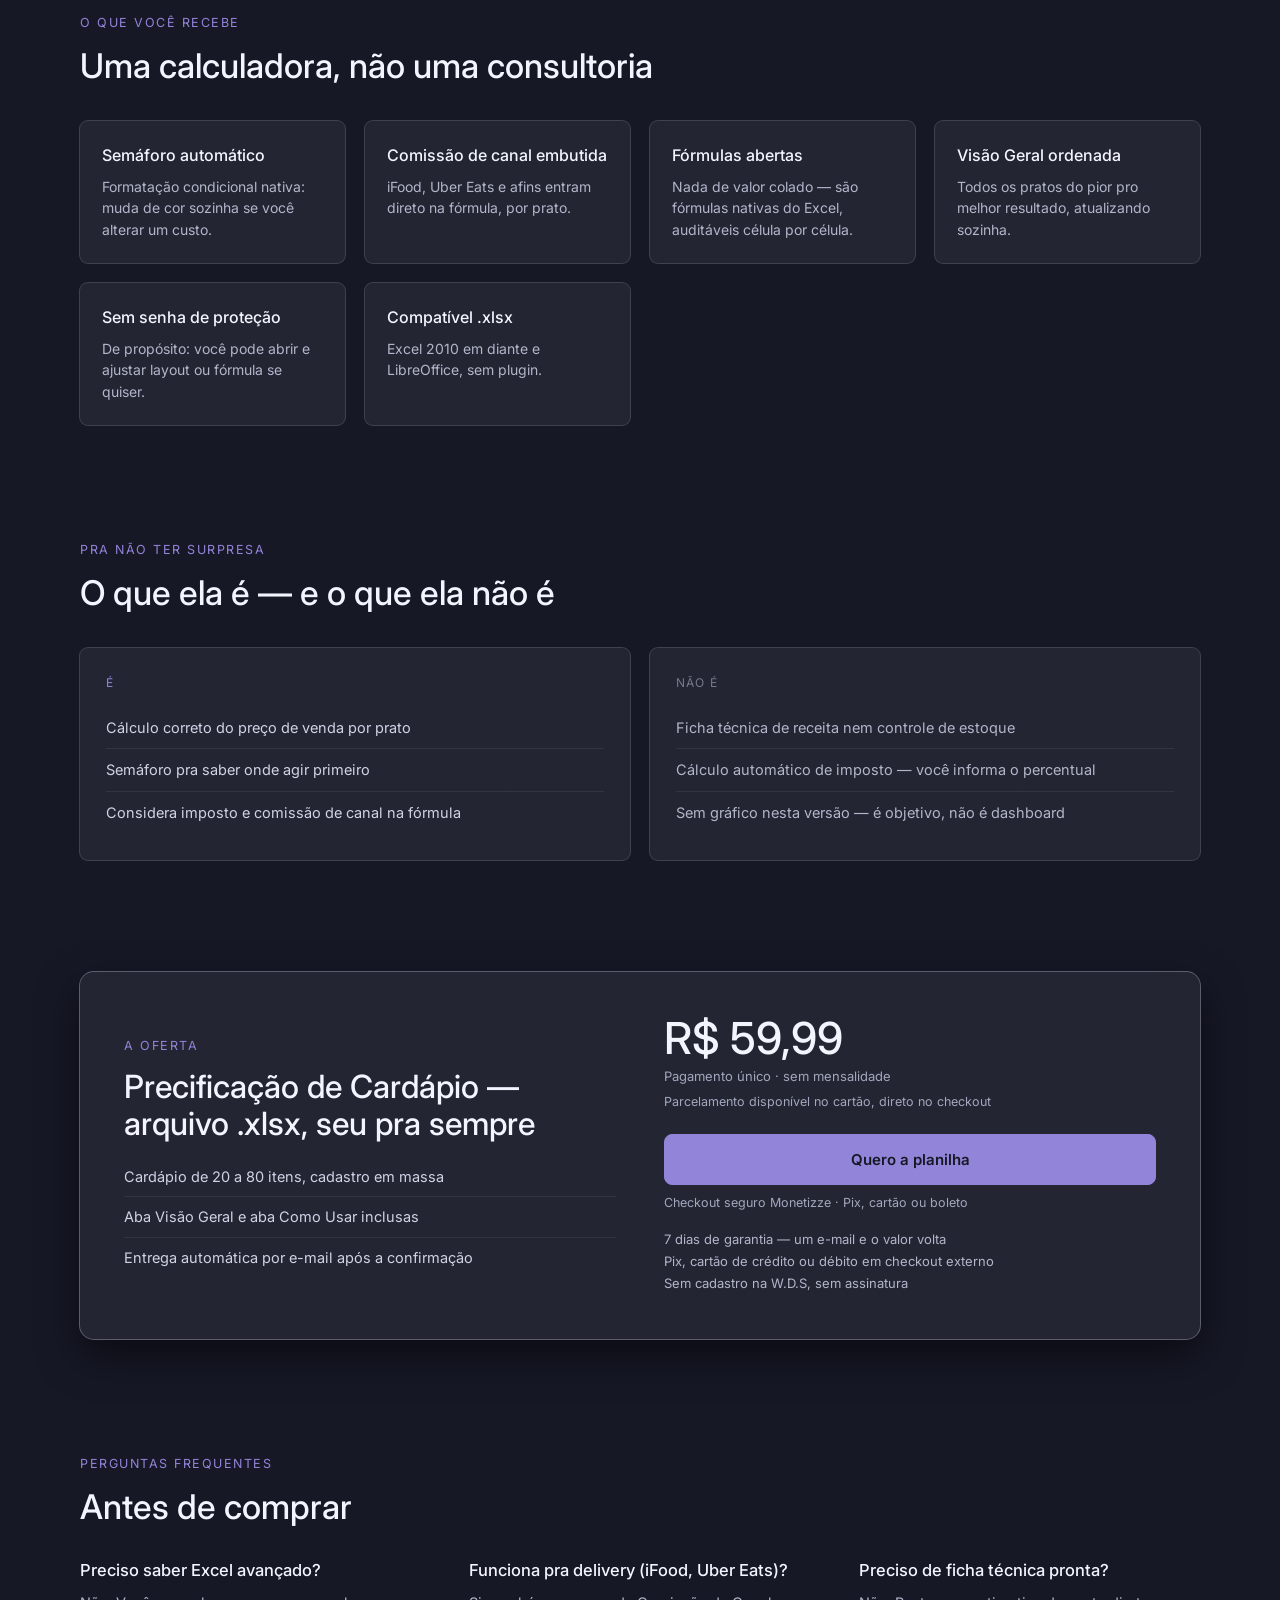
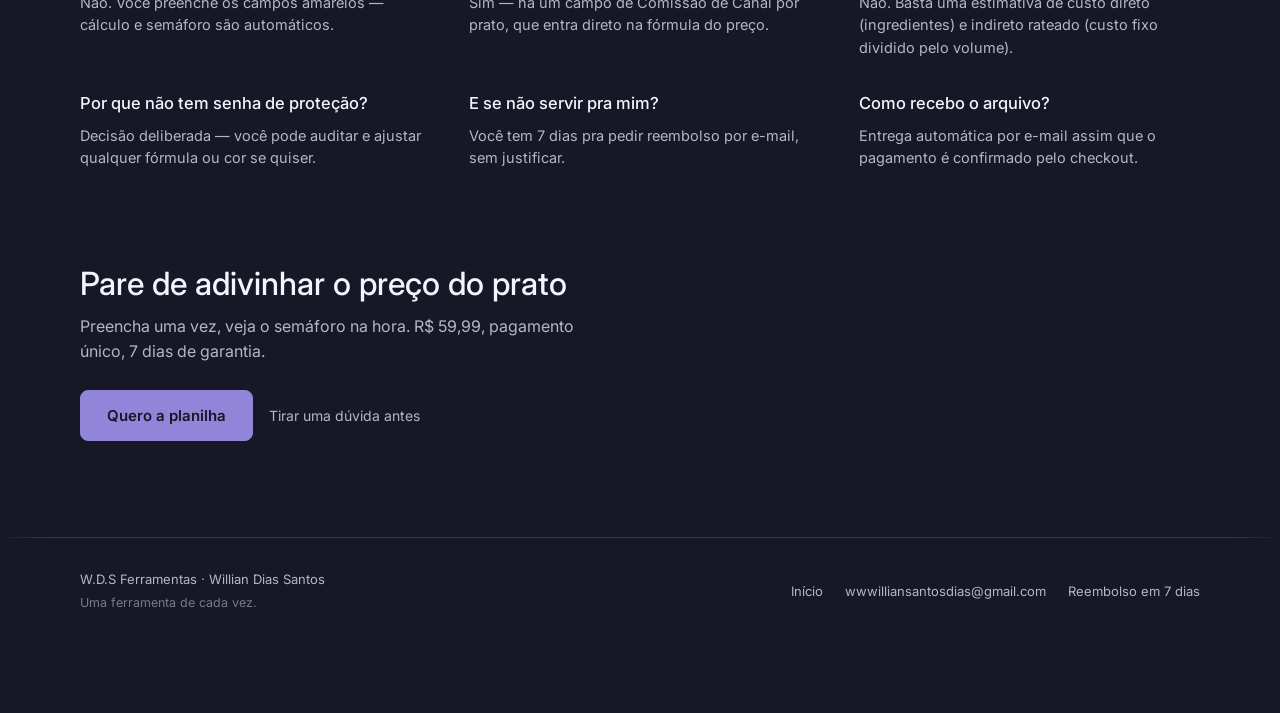
<file: precificacao-de-cardapio.html>
<!DOCTYPE html>
<html lang="pt-BR">
<head>
<meta charset="UTF-8">
<meta name="viewport" content="width=device-width, initial-scale=1.0">
<title>Precificação de Cardápio — Calcule o preço certo por prato | W.D.S Ferramentas</title>
<meta name="description" content="Planilha que calcula o preço de venda de cada prato a partir do custo, da margem desejada, dos impostos e da comissão de cada canal de venda, com semáforo automático de viabilidade. Pagamento único de R$ 59,99 com 7 dias de garantia.">
<link rel="canonical" href="https://wwwilliansantosdias-gif.github.io/W.D.S/precificacao-de-cardapio.html">
<meta property="og:type" content="product">
<meta property="og:site_name" content="W.D.S Ferramentas">
<meta property="og:title" content="Precificação de Cardápio — Calcule o preço certo por prato">
<meta property="og:description" content="Preencha custo, margem, impostos e comissão de canal por prato e veja o semáforo de viabilidade na hora. R$ 59,99, pagamento único.">
<meta property="og:url" content="https://wwwilliansantosdias-gif.github.io/W.D.S/precificacao-de-cardapio.html">
<meta property="og:locale" content="pt_BR">
<script type="application/ld+json">
{"@context":"https://schema.org","@type":"Product","name":"Precificação de Cardápio","brand":{"@type":"Brand","name":"W.D.S Ferramentas"},"description":"Planilha que calcula o preço de venda de cada prato a partir do custo, da margem desejada, dos impostos e da comissão de canal, com semáforo automático de viabilidade.","offers":{"@type":"Offer","url":"https://wwwilliansantosdias-gif.github.io/W.D.S/precificacao-de-cardapio.html","priceCurrency":"BRL","price":"59.99","availability":"https://schema.org/InStock"}}
</script>
<link rel="preconnect" href="https://fonts.googleapis.com">
<link rel="preconnect" href="https://fonts.gstatic.com" crossorigin>
<link href="https://fonts.googleapis.com/css2?family=Inter:wght@400;500;600;700&display=swap" rel="stylesheet">
<link rel="stylesheet" href="estilo.css">
</head>
<body>
<div style="background:#161826;color:#e9e9ed;font-family:'Inter',system-ui,sans-serif;font-size:15px;line-height:1.55;min-height:100vh;">

  <!-- Nav -->
  <header style="position:sticky;top:0;z-index:50;background:rgba(22,24,38,0.9);backdrop-filter:blur(8px);">
    <div style="max-width:1120px;margin:0 auto;padding:18px 32px;display:flex;align-items:center;gap:36px;">
      <a href="index.html" style="display:flex;align-items:center;gap:9px;font-weight:500;font-size:17px;color:#e9e9ed;margin-right:auto;">
        <span style="width:7px;height:7px;border-radius:50%;background:#9184d9;display:inline-block;"></span>
        W.D.S
      </a>
      <nav style="display:flex;gap:28px;">
        <a href="#como-funciona" style="color:#b2b6ca;font-size:14px;">Como funciona</a>
        <a href="#oferta" style="color:#b2b6ca;font-size:14px;">Oferta</a>
        <a href="#perguntas" style="color:#b2b6ca;font-size:14px;">Perguntas</a>
      </nav>
      <a href="https://pay.monetizze.com.br/DGV384959" target="_blank" rel="noopener" class="btn-buy" style="min-height:40px;padding:9px 18px;font-size:13.5px;" data-track="cta_nav" data-produto="Precificação de Cardápio" data-preco="59.99" data-local="nav">Comprar · R$ 59,99</a>
    </div>
  </header>

  <!-- Hero -->
  <section style="padding:80px 32px 64px;">
    <div style="max-width:1120px;margin:0 auto;display:grid;grid-template-columns:repeat(auto-fit,minmax(340px,1fr));gap:64px;align-items:center;">
      <div>
        <span style="font-size:12.5px;letter-spacing:0.12em;text-transform:uppercase;color:#9184d9;display:inline-block;margin-bottom:18px;">Linha Gestão · Planilha .xlsx</span>
        <h1 style="font-weight:500;font-size:clamp(30px,4.2vw,46px);line-height:1.1;letter-spacing:-0.015em;margin:0 0 22px;color:#f3f5fe;">Cada prato do seu cardápio paga a conta, <span style="color:#9184d9;">ou só parece pagar?</span></h1>
        <p style="font-size:17.5px;color:#b2b6ca;max-width:46ch;margin:0 0 32px;">Preencha custo direto, custo indireto rateado, a margem que você quer e a comissão do canal (iFood, Uber Eats etc.) por prato. A planilha calcula o preço certo sozinha e mostra um semáforo: verde é saudável, amarelo é abaixo da meta, vermelho é prejuízo real.</p>
        <div style="display:flex;align-items:center;gap:20px;flex-wrap:wrap;">
          <a href="https://pay.monetizze.com.br/DGV384959" target="_blank" rel="noopener" class="btn-buy" data-track="cta_hero" data-produto="Precificação de Cardápio" data-preco="59.99" data-local="hero">Quero a planilha · R$ 59,99</a>
          <a href="#oferta" style="font-size:14px;color:#b2b6ca;">Ver a oferta</a>
        </div>
        <div style="display:flex;gap:22px;flex-wrap:wrap;margin-top:26px;font-size:13px;color:#a2a7bd;">
          <span>Pagamento único</span>
          <span>7 dias de garantia</span>
          <span>Entrega automática</span>
          <span>Excel e LibreOffice</span>
        </div>
      </div>

      <div style="position:relative;">
        <div style="position:absolute;inset:-30px;background:radial-gradient(circle at 30% 20%, rgba(145,132,217,0.16), transparent 65%);pointer-events:none;"></div>
        <div style="position:relative;background:#232532;border-radius:14px;box-shadow:0 0 0 1px #595d6c, 0 16px 40px rgba(0,0,0,0.55);padding:26px 24px;">
          <div style="display:flex;justify-content:space-between;align-items:baseline;font-size:11px;letter-spacing:0.08em;text-transform:uppercase;color:#75798c;padding-bottom:12px;margin-bottom:14px;background:linear-gradient(to right, rgba(233,233,237,0.16), rgba(233,233,237,0.16)) no-repeat bottom / 100% 1px;">
            <span>Visão Geral</span><span>3 de 80 pratos</span>
          </div>
          <div style="display:flex;justify-content:space-between;align-items:center;font-size:13.5px;padding:10px 0;background:linear-gradient(to right, rgba(233,233,237,0.08), rgba(233,233,237,0.08)) no-repeat bottom / 100% 1px;">
            <span style="color:#cfd3e5;">Hambúrguer Artesanal</span>
            <span style="display:flex;align-items:center;gap:8px;"><span style="color:#e9e9ed;">33,2%</span><span style="font-size:11px;padding:3px 9px;border-radius:6px;background:#1c3d2c;color:#8fe3ae;">Saudável</span></span>
          </div>
          <div style="display:flex;justify-content:space-between;align-items:center;font-size:13.5px;padding:10px 0;background:linear-gradient(to right, rgba(233,233,237,0.08), rgba(233,233,237,0.08)) no-repeat bottom / 100% 1px;">
            <span style="color:#cfd3e5;">Prato Executivo</span>
            <span style="display:flex;align-items:center;gap:8px;"><span style="color:#e9e9ed;">31,0%</span><span style="font-size:11px;padding:3px 9px;border-radius:6px;background:#40371a;color:#f3d778;">Abaixo da meta</span></span>
          </div>
          <div style="display:flex;justify-content:space-between;align-items:center;font-size:13.5px;padding:10px 0;">
            <span style="color:#cfd3e5;">Suco Natural 500ml</span>
            <span style="font-size:11px;padding:3px 9px;border-radius:6px;background:#3f424d;color:#b2b6ca;">— sem comparação —</span>
          </div>
          <div style="display:flex;justify-content:space-between;padding-top:14px;font-size:12px;color:#75798c;">
            <span>Ordenado da pior pra melhor margem</span><span style="color:#d2cefd;">↓</span>
          </div>
        </div>
      </div>
    </div>
  </section>

  <!-- Problema -->
  <section style="padding:56px 32px;">
    <div style="max-width:1120px;margin:0 auto;">
      <div style="max-width:620px;margin-bottom:36px;">
        <span style="font-size:12.5px;letter-spacing:0.12em;text-transform:uppercase;color:#9184d9;display:inline-block;margin-bottom:14px;">O problema</span>
        <h2 style="font-weight:500;font-size:clamp(26px,3.2vw,34px);line-height:1.15;margin:0 0 14px;color:#f3f5fe;">É comum cobrar de 15% a 25% abaixo do necessário</h2>
        <p style="color:#b2b6ca;font-size:16px;margin:0;">Sem ficha técnica formal, o preço vira comparação com concorrente ou "sempre foi assim" — e a comissão do app de delivery come a margem sem ninguém perceber.</p>
      </div>
      <div style="display:grid;grid-template-columns:repeat(auto-fit,minmax(260px,1fr));gap:20px;">
        <div style="background:#232532;border-radius:8px;padding:24px;box-shadow:0 0 0 1px #3f424d;">
          <div style="font-size:13px;color:#9184d9;margin-bottom:10px;">"Cobro o que os outros cobram"</div>
          <p style="margin:0;font-size:14.5px;color:#b2b6ca;">O concorrente pode ter outro custo, outro aluguel e outra margem. Copiar preço é copiar o problema dele.</p>
        </div>
        <div style="background:#232532;border-radius:8px;padding:24px;box-shadow:0 0 0 1px #3f424d;">
          <div style="font-size:13px;color:#9184d9;margin-bottom:10px;">"Não sei quanto o iFood realmente me deixa"</div>
          <p style="margin:0;font-size:14.5px;color:#b2b6ca;">Com 12% a 15% de comissão, um prato que parece lucrativo no balcão pode estar no vermelho no delivery.</p>
        </div>
        <div style="background:#232532;border-radius:8px;padding:24px;box-shadow:0 0 0 1px #3f424d;">
          <div style="font-size:13px;color:#9184d9;margin-bottom:10px;">"Só descobri quando fechei a conta"</div>
          <p style="margin:0;font-size:14.5px;color:#b2b6ca;">Somar a margem por cima do custo (em vez de dividir pelo que sobra) é o erro mais comum — e o mais caro.</p>
        </div>
      </div>
    </div>
  </section>

  <!-- Como funciona -->
  <section id="como-funciona" style="padding:56px 32px;">
    <div style="max-width:1120px;margin:0 auto;">
      <div style="max-width:600px;margin-bottom:36px;">
        <span style="font-size:12.5px;letter-spacing:0.12em;text-transform:uppercase;color:#9184d9;display:inline-block;margin-bottom:14px;">Como funciona</span>
        <h2 style="font-weight:500;font-size:clamp(26px,3.2vw,34px);line-height:1.15;margin:0;color:#f3f5fe;">Três passos, cardápio inteiro numa tela</h2>
      </div>
      <div style="display:grid;grid-template-columns:repeat(auto-fit,minmax(240px,1fr));gap:32px;">
        <div>
          <div style="font-size:13px;color:#9184d9;margin-bottom:10px;">01</div>
          <h3 style="font-weight:500;font-size:18px;margin:0 0 8px;color:#f3f5fe;">Cadastre cada prato</h3>
          <p style="margin:0;font-size:14.5px;color:#b2b6ca;">Custo direto, custo indireto rateado, margem desejada e comissão de canal — de 20 a 80 itens numa tela só.</p>
        </div>
        <div>
          <div style="font-size:13px;color:#9184d9;margin-bottom:10px;">02</div>
          <h3 style="font-weight:500;font-size:18px;margin:0 0 8px;color:#f3f5fe;">Veja o preço e o semáforo</h3>
          <p style="margin:0;font-size:14.5px;color:#b2b6ca;">A fórmula divide pelo que sobra (não soma margem por cima do custo) e classifica cada item: saudável, abaixo da meta ou prejuízo.</p>
        </div>
        <div>
          <div style="font-size:13px;color:#9184d9;margin-bottom:10px;">03</div>
          <h3 style="font-weight:500;font-size:18px;margin:0 0 8px;color:#f3f5fe;">Corrija pelo pior primeiro</h3>
          <p style="margin:0;font-size:14.5px;color:#b2b6ca;">A aba Visão Geral já ordena todos os pratos da pior pra melhor margem — comece pelo topo.</p>
        </div>
      </div>
    </div>
  </section>

  <!-- O que você recebe -->
  <section style="padding:56px 32px;">
    <div style="max-width:1120px;margin:0 auto;">
      <div style="max-width:600px;margin-bottom:36px;">
        <span style="font-size:12.5px;letter-spacing:0.12em;text-transform:uppercase;color:#9184d9;display:inline-block;margin-bottom:14px;">O que você recebe</span>
        <h2 style="font-weight:500;font-size:clamp(26px,3.2vw,34px);line-height:1.15;margin:0;color:#f3f5fe;">Uma calculadora, não uma consultoria</h2>
      </div>
      <div style="display:grid;grid-template-columns:repeat(auto-fit,minmax(260px,1fr));gap:20px;">
        <div style="background:#232532;border-radius:8px;padding:22px;box-shadow:0 0 0 1px #3f424d;">
          <h3 style="font-weight:500;font-size:16px;margin:0 0 8px;color:#f3f5fe;">Semáforo automático</h3>
          <p style="margin:0;font-size:14px;color:#b2b6ca;">Formatação condicional nativa: muda de cor sozinha se você alterar um custo.</p>
        </div>
        <div style="background:#232532;border-radius:8px;padding:22px;box-shadow:0 0 0 1px #3f424d;">
          <h3 style="font-weight:500;font-size:16px;margin:0 0 8px;color:#f3f5fe;">Comissão de canal embutida</h3>
          <p style="margin:0;font-size:14px;color:#b2b6ca;">iFood, Uber Eats e afins entram direto na fórmula, por prato.</p>
        </div>
        <div style="background:#232532;border-radius:8px;padding:22px;box-shadow:0 0 0 1px #3f424d;">
          <h3 style="font-weight:500;font-size:16px;margin:0 0 8px;color:#f3f5fe;">Fórmulas abertas</h3>
          <p style="margin:0;font-size:14px;color:#b2b6ca;">Nada de valor colado — são fórmulas nativas do Excel, auditáveis célula por célula.</p>
        </div>
        <div style="background:#232532;border-radius:8px;padding:22px;box-shadow:0 0 0 1px #3f424d;">
          <h3 style="font-weight:500;font-size:16px;margin:0 0 8px;color:#f3f5fe;">Visão Geral ordenada</h3>
          <p style="margin:0;font-size:14px;color:#b2b6ca;">Todos os pratos do pior pro melhor resultado, atualizando sozinha.</p>
        </div>
        <div style="background:#232532;border-radius:8px;padding:22px;box-shadow:0 0 0 1px #3f424d;">
          <h3 style="font-weight:500;font-size:16px;margin:0 0 8px;color:#f3f5fe;">Sem senha de proteção</h3>
          <p style="margin:0;font-size:14px;color:#b2b6ca;">De propósito: você pode abrir e ajustar layout ou fórmula se quiser.</p>
        </div>
        <div style="background:#232532;border-radius:8px;padding:22px;box-shadow:0 0 0 1px #3f424d;">
          <h3 style="font-weight:500;font-size:16px;margin:0 0 8px;color:#f3f5fe;">Compatível .xlsx</h3>
          <p style="margin:0;font-size:14px;color:#b2b6ca;">Excel 2010 em diante e LibreOffice, sem plugin.</p>
        </div>
      </div>
    </div>
  </section>

  <!-- É / não é -->
  <section style="padding:56px 32px;">
    <div style="max-width:1120px;margin:0 auto;">
      <div style="max-width:600px;margin-bottom:36px;">
        <span style="font-size:12.5px;letter-spacing:0.12em;text-transform:uppercase;color:#9184d9;display:inline-block;margin-bottom:14px;">Pra não ter surpresa</span>
        <h2 style="font-weight:500;font-size:clamp(26px,3.2vw,34px);line-height:1.15;margin:0;color:#f3f5fe;">O que ela é — e o que ela não é</h2>
      </div>
      <div style="display:grid;grid-template-columns:repeat(auto-fit,minmax(280px,1fr));gap:20px;">
        <div style="background:#232532;border-radius:8px;padding:26px;box-shadow:0 0 0 1px #3f424d;">
          <div style="font-size:12px;letter-spacing:0.1em;text-transform:uppercase;color:#9184d9;margin-bottom:14px;">É</div>
          <ul style="list-style:none;margin:0;padding:0;">
            <li style="font-size:14.5px;color:#cfd3e5;padding:10px 0;background:linear-gradient(to right, rgba(233,233,237,0.08), rgba(233,233,237,0.08)) no-repeat bottom / 100% 1px;">Cálculo correto do preço de venda por prato</li>
            <li style="font-size:14.5px;color:#cfd3e5;padding:10px 0;background:linear-gradient(to right, rgba(233,233,237,0.08), rgba(233,233,237,0.08)) no-repeat bottom / 100% 1px;">Semáforo pra saber onde agir primeiro</li>
            <li style="font-size:14.5px;color:#cfd3e5;padding:10px 0;">Considera imposto e comissão de canal na fórmula</li>
          </ul>
        </div>
        <div style="background:#232532;border-radius:8px;padding:26px;box-shadow:0 0 0 1px #3f424d;">
          <div style="font-size:12px;letter-spacing:0.1em;text-transform:uppercase;color:#75798c;margin-bottom:14px;">Não é</div>
          <ul style="list-style:none;margin:0;padding:0;">
            <li style="font-size:14.5px;color:#b2b6ca;padding:10px 0;background:linear-gradient(to right, rgba(233,233,237,0.08), rgba(233,233,237,0.08)) no-repeat bottom / 100% 1px;">Ficha técnica de receita nem controle de estoque</li>
            <li style="font-size:14.5px;color:#b2b6ca;padding:10px 0;background:linear-gradient(to right, rgba(233,233,237,0.08), rgba(233,233,237,0.08)) no-repeat bottom / 100% 1px;">Cálculo automático de imposto — você informa o percentual</li>
            <li style="font-size:14.5px;color:#b2b6ca;padding:10px 0;">Sem gráfico nesta versão — é objetivo, não é dashboard</li>
          </ul>
        </div>
      </div>
    </div>
  </section>

  <!-- Oferta -->
  <section id="oferta" style="padding:56px 32px;">
    <div style="max-width:1120px;margin:0 auto;background:#232532;border-radius:14px;padding:44px;box-shadow:0 0 0 1px #595d6c, 0 16px 40px rgba(0,0,0,0.55);display:grid;grid-template-columns:repeat(auto-fit,minmax(300px,1fr));gap:48px;align-items:center;">
      <div>
        <span style="font-size:12.5px;letter-spacing:0.12em;text-transform:uppercase;color:#9184d9;display:inline-block;margin-bottom:14px;">A oferta</span>
        <h2 style="font-weight:500;font-size:clamp(24px,3vw,32px);line-height:1.15;margin:0 0 14px;color:#f3f5fe;">Precificação de Cardápio — arquivo .xlsx, seu pra sempre</h2>
        <ul style="list-style:none;margin:0;padding:0;">
          <li style="font-size:14.5px;color:#cfd3e5;padding:9px 0;background:linear-gradient(to right, rgba(233,233,237,0.08), rgba(233,233,237,0.08)) no-repeat bottom / 100% 1px;">Cardápio de 20 a 80 itens, cadastro em massa</li>
          <li style="font-size:14.5px;color:#cfd3e5;padding:9px 0;background:linear-gradient(to right, rgba(233,233,237,0.08), rgba(233,233,237,0.08)) no-repeat bottom / 100% 1px;">Aba Visão Geral e aba Como Usar inclusas</li>
          <li style="font-size:14.5px;color:#cfd3e5;padding:9px 0;">Entrega automática por e-mail após a confirmação</li>
        </ul>
      </div>
      <div>
        <div style="display:flex;align-items:baseline;gap:10px;margin-bottom:6px;">
          <span style="font-size:44px;font-weight:500;color:#f3f5fe;line-height:1;">R$ 59,99</span>
        </div>
        <div style="font-size:13px;color:#a2a7bd;margin-bottom:6px;">Pagamento único · sem mensalidade</div>
        <div style="font-size:12.5px;color:#a2a7bd;margin-bottom:22px;">Parcelamento disponível no cartão, direto no checkout</div>
        <a href="https://pay.monetizze.com.br/DGV384959" target="_blank" rel="noopener" class="btn-buy" style="width:100%;margin-bottom:8px;" data-track="checkout_click" data-produto="Precificação de Cardápio" data-preco="59.99" data-local="oferta">Quero a planilha</a>
        <div style="font-size:12.5px;color:#a2a7bd;margin-bottom:16px;">Checkout seguro Monetizze · Pix, cartão ou boleto</div>
        <div style="font-size:13px;color:#b2b6ca;line-height:1.7;">
          <div>7 dias de garantia — um e-mail e o valor volta</div>
          <div>Pix, cartão de crédito ou débito em checkout externo</div>
          <div>Sem cadastro na W.D.S, sem assinatura</div>
        </div>
      </div>
    </div>
  </section>

  <!-- FAQ -->
  <section id="perguntas" style="padding:56px 32px;">
    <div style="max-width:1120px;margin:0 auto;">
      <div style="max-width:600px;margin-bottom:32px;">
        <span style="font-size:12.5px;letter-spacing:0.12em;text-transform:uppercase;color:#9184d9;display:inline-block;margin-bottom:14px;">Perguntas frequentes</span>
        <h2 style="font-weight:500;font-size:clamp(26px,3.2vw,34px);line-height:1.15;margin:0;color:#f3f5fe;">Antes de comprar</h2>
      </div>
      <div style="display:grid;grid-template-columns:repeat(auto-fit,minmax(280px,1fr));gap:32px 48px;">
        <div>
          <h3 style="font-weight:500;font-size:16.5px;margin:0 0 8px;color:#f3f5fe;">Preciso saber Excel avançado?</h3>
          <p style="margin:0;font-size:14.5px;color:#b2b6ca;">Não. Você preenche os campos amarelos — cálculo e semáforo são automáticos.</p>
        </div>
        <div>
          <h3 style="font-weight:500;font-size:16.5px;margin:0 0 8px;color:#f3f5fe;">Funciona pra delivery (iFood, Uber Eats)?</h3>
          <p style="margin:0;font-size:14.5px;color:#b2b6ca;">Sim — há um campo de Comissão de Canal por prato, que entra direto na fórmula do preço.</p>
        </div>
        <div>
          <h3 style="font-weight:500;font-size:16.5px;margin:0 0 8px;color:#f3f5fe;">Preciso de ficha técnica pronta?</h3>
          <p style="margin:0;font-size:14.5px;color:#b2b6ca;">Não. Basta uma estimativa de custo direto (ingredientes) e indireto rateado (custo fixo dividido pelo volume).</p>
        </div>
        <div>
          <h3 style="font-weight:500;font-size:16.5px;margin:0 0 8px;color:#f3f5fe;">Por que não tem senha de proteção?</h3>
          <p style="margin:0;font-size:14.5px;color:#b2b6ca;">Decisão deliberada — você pode auditar e ajustar qualquer fórmula ou cor se quiser.</p>
        </div>
        <div>
          <h3 style="font-weight:500;font-size:16.5px;margin:0 0 8px;color:#f3f5fe;">E se não servir pra mim?</h3>
          <p style="margin:0;font-size:14.5px;color:#b2b6ca;">Você tem 7 dias pra pedir reembolso por e-mail, sem justificar.</p>
        </div>
        <div>
          <h3 style="font-weight:500;font-size:16.5px;margin:0 0 8px;color:#f3f5fe;">Como recebo o arquivo?</h3>
          <p style="margin:0;font-size:14.5px;color:#b2b6ca;">Entrega automática por e-mail assim que o pagamento é confirmado pelo checkout.</p>
        </div>
      </div>
    </div>
  </section>

  <!-- CTA final -->
  <section style="padding:40px 32px 96px;">
    <div style="max-width:1120px;margin:0 auto;">
      <h2 style="font-weight:500;font-size:clamp(24px,3vw,32px);line-height:1.15;margin:0 0 12px;color:#f3f5fe;">Pare de adivinhar o preço do prato</h2>
      <p style="color:#b2b6ca;font-size:16px;margin:0 0 26px;max-width:52ch;">Preencha uma vez, veja o semáforo na hora. R$ 59,99, pagamento único, 7 dias de garantia.</p>
      <div style="display:flex;gap:16px;align-items:center;flex-wrap:wrap;">
        <a href="https://pay.monetizze.com.br/DGV384959" target="_blank" rel="noopener" class="btn-buy" data-track="cta_final" data-produto="Precificação de Cardápio" data-preco="59.99" data-local="rodape">Quero a planilha</a>
        <a href="mailto:wwwilliansantosdias@gmail.com" style="font-size:14px;color:#b2b6ca;">Tirar uma dúvida antes</a>
      </div>
    </div>
  </section>

  <!-- Footer -->
  <footer style="padding:32px 32px 100px;background:linear-gradient(to right, transparent, rgba(233,233,237,0.16) 48px, rgba(233,233,237,0.16) calc(100% - 48px), transparent) no-repeat top / 100% 1px;">
    <div style="max-width:1120px;margin:0 auto;display:flex;justify-content:space-between;align-items:center;flex-wrap:wrap;gap:16px;">
      <div>
        <div style="font-size:13px;color:#b2b6ca;">W.D.S Ferramentas · Willian Dias Santos</div>
        <div style="font-size:12.5px;color:#75798c;margin-top:4px;">Uma ferramenta de cada vez.</div>
      </div>
      <div style="display:flex;gap:22px;flex-wrap:wrap;font-size:13px;">
        <a href="index.html" style="color:#b2b6ca;">Início</a>
        <a href="mailto:wwwilliansantosdias@gmail.com" style="color:#b2b6ca;">wwwilliansantosdias@gmail.com</a>
        <a href="#perguntas" style="color:#b2b6ca;">Reembolso em 7 dias</a>
      </div>
    </div>
  </footer>

  <!-- CTA fixo (mobile) -->
  <div class="mobile-cta">
    <div style="position:fixed;left:0;right:0;bottom:0;z-index:60;background:rgba(22,24,38,0.96);backdrop-filter:blur(8px);padding:12px 16px calc(12px + env(safe-area-inset-bottom));display:flex;align-items:center;justify-content:space-between;gap:12px;box-shadow:0 -1px 0 rgba(233,233,237,0.16);">
      <div>
        <div style="font-size:13px;color:#cfd3e5;">Precificação de Cardápio</div>
        <div style="font-size:12.5px;color:#a2a7bd;">R$ 59,99 · 7 dias de garantia</div>
      </div>
      <a href="https://pay.monetizze.com.br/DGV384959" target="_blank" rel="noopener" class="btn-buy" style="min-height:44px;padding:10px 18px;font-size:14px;width:auto;" data-track="cta_mobile" data-produto="Precificação de Cardápio" data-preco="59.99" data-local="barra_fixa">Comprar</a>
    </div>
  </div>

</div>
<script src="wds.js" defer></script>
</body>
</html>
</file>
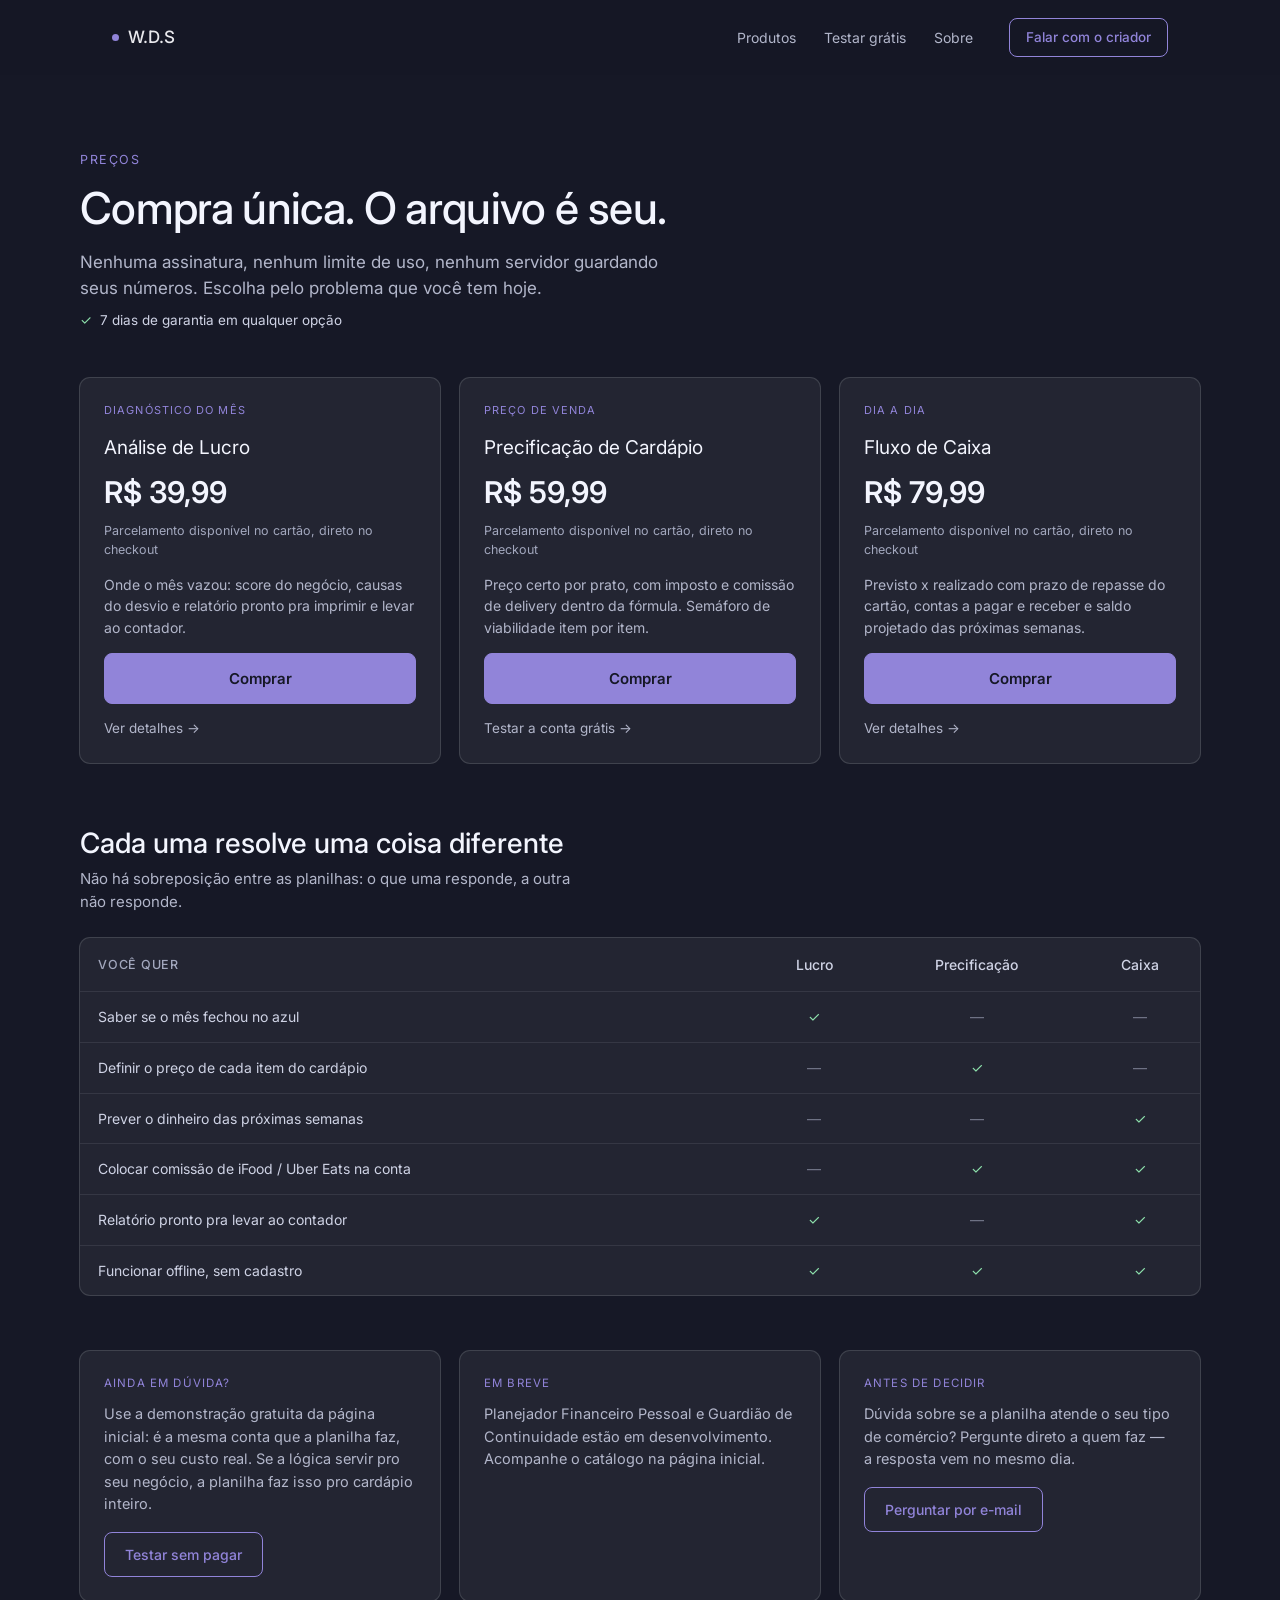
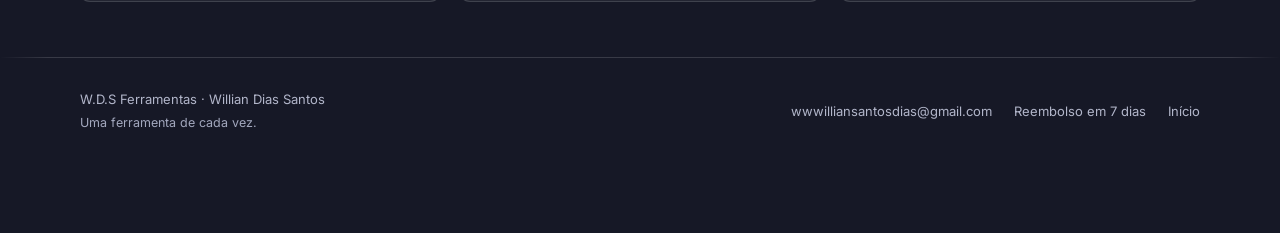
<file: precos.html>
<!DOCTYPE html>
<html lang="pt-BR">
<head>
<meta charset="UTF-8">
<meta name="viewport" content="width=device-width, initial-scale=1.0">
<title>Preços — W.D.S Ferramentas | Planilhas de gestão, compra única</title>
<meta name="description" content="Compare as três planilhas W.D.S. Pagamento único, sem mensalidade, 7 dias de garantia, funciona offline. A partir de R$ 39,99.">
<link rel="canonical" href="https://wwwilliansantosdias-gif.github.io/W.D.S/precos.html">
<meta property="og:type" content="website">
<meta property="og:site_name" content="W.D.S Ferramentas">
<meta property="og:title" content="Preços — W.D.S Ferramentas">
<meta property="og:description" content="Três planilhas de gestão. Compra única, funciona offline.">
<meta property="og:url" content="https://wwwilliansantosdias-gif.github.io/W.D.S/precos.html">
<meta property="og:locale" content="pt_BR">
<script type="application/ld+json">
{"@context":"https://schema.org","@type":"ItemList","name":"Ferramentas W.D.S","itemListElement":[
{"@type":"ListItem","position":1,"item":{"@type":"Product","name":"Análise de Lucro","url":"https://wwwilliansantosdias-gif.github.io/W.D.S/analise-de-lucro.html","offers":{"@type":"Offer","price":"39.99","priceCurrency":"BRL","availability":"https://schema.org/InStock"}}},
{"@type":"ListItem","position":2,"item":{"@type":"Product","name":"Precificação de Cardápio","url":"https://wwwilliansantosdias-gif.github.io/W.D.S/precificacao-de-cardapio.html","offers":{"@type":"Offer","price":"59.99","priceCurrency":"BRL","availability":"https://schema.org/InStock"}}},
{"@type":"ListItem","position":3,"item":{"@type":"Product","name":"Fluxo de Caixa","url":"https://wwwilliansantosdias-gif.github.io/W.D.S/fluxo-de-caixa.html","offers":{"@type":"Offer","price":"79.99","priceCurrency":"BRL","availability":"https://schema.org/InStock"}}}]}
</script>
<link rel="preconnect" href="https://fonts.googleapis.com">
<link rel="preconnect" href="https://fonts.gstatic.com" crossorigin>
<link href="https://fonts.googleapis.com/css2?family=Inter:wght@400;500;600;700&display=swap" rel="stylesheet">
<link rel="stylesheet" href="estilo.css">
</head>
<body>
<div style="background:#161826;color:#e9e9ed;font-family:'Inter',system-ui,sans-serif;font-size:15px;line-height:1.55;min-height:100vh;">

  <header style="position:sticky;top:0;z-index:50;background:rgba(22,24,38,0.9);backdrop-filter:blur(8px);">
    <div style="max-width:1120px;margin:0 auto;padding:18px 32px;display:flex;align-items:center;gap:36px;">
      <a href="index.html" style="display:flex;align-items:center;gap:9px;font-weight:500;font-size:17px;color:#e9e9ed;margin-right:auto;">
        <span style="width:7px;height:7px;border-radius:50%;background:#9184d9;display:inline-block;"></span>
        W.D.S
      </a>
      <nav style="display:flex;gap:28px;">
        <a href="index.html#produtos" style="color:#b2b6ca;font-size:14px;">Produtos</a>
        <a href="index.html#demo" style="color:#b2b6ca;font-size:14px;">Testar grátis</a>
        <a href="index.html#sobre" style="color:#b2b6ca;font-size:14px;">Sobre</a>
      </nav>
      <a href="mailto:wwwilliansantosdias@gmail.com" style="display:inline-flex;align-items:center;gap:8px;font-size:13.5px;font-weight:500;color:#9184d9;border:1px solid #9184d9;border-radius:8px;padding:8px 16px;white-space:nowrap;">Falar com o criador</a>
    </div>
  </header>

  <!-- Cabeçalho da página -->
  <section style="padding:72px 32px 32px;">
    <div style="max-width:1120px;margin:0 auto;">
      <span style="font-size:12.5px;letter-spacing:0.12em;text-transform:uppercase;color:#9184d9;display:inline-block;margin-bottom:16px;">Preços</span>
      <h1 style="font-weight:500;font-size:clamp(30px,4vw,44px);line-height:1.08;letter-spacing:-0.015em;margin:0 0 16px;color:#f3f5fe;max-width:24ch;">Compra única. O arquivo é seu.</h1>
      <p style="font-size:17px;color:#b2b6ca;max-width:56ch;margin:0 0 8px;">Nenhuma assinatura, nenhum limite de uso, nenhum servidor guardando seus números. Escolha pelo problema que você tem hoje.</p>
      <div style="display:flex;align-items:center;gap:8px;font-size:13.5px;color:#cfd3e5;">
        <span style="color:#8fe3ae;">✓</span> 7 dias de garantia em qualquer opção
      </div>
    </div>
  </section>

  <!-- Cards -->
  <section style="padding:16px 32px 40px;">
    <div style="max-width:1120px;margin:0 auto;display:grid;grid-template-columns:repeat(auto-fit,minmax(240px,1fr));gap:20px;align-items:start;">

      <div style="display:flex;flex-direction:column;gap:14px;background:#232532;border-radius:10px;padding:24px;box-shadow:0 0 0 1px #3f424d;">
        <div style="font-size:11px;letter-spacing:0.1em;text-transform:uppercase;color:#9184d9;">Diagnóstico do mês</div>
        <div style="font-size:19px;color:#f3f5fe;">Análise de Lucro</div>
        <div style="font-size:30px;font-weight:600;color:#f3f5fe;line-height:1;">R$ 39,99</div>
        <div style="font-size:12.5px;color:#a2a7bd;">Parcelamento disponível no cartão, direto no checkout</div>
        <p style="margin:0;font-size:14px;color:#b2b6ca;flex-grow:1;">Onde o mês vazou: score do negócio, causas do desvio e relatório pronto pra imprimir e levar ao contador.</p>
        <a href="https://pay.monetizze.com.br/DQB384105" target="_blank" rel="noopener" class="btn-buy" data-track="checkout_click" data-produto="Análise de Lucro" data-preco="39.99" data-local="precos">Comprar</a>
        <a href="analise-de-lucro.html" style="font-size:13.5px;color:#b2b6ca;">Ver detalhes →</a>
      </div>

      <div style="display:flex;flex-direction:column;gap:14px;background:#232532;border-radius:10px;padding:24px;box-shadow:0 0 0 1px #3f424d;">
        <div style="font-size:11px;letter-spacing:0.1em;text-transform:uppercase;color:#9184d9;">Preço de venda</div>
        <div style="font-size:19px;color:#f3f5fe;">Precificação de Cardápio</div>
        <div style="font-size:30px;font-weight:600;color:#f3f5fe;line-height:1;">R$ 59,99</div>
        <div style="font-size:12.5px;color:#a2a7bd;">Parcelamento disponível no cartão, direto no checkout</div>
        <p style="margin:0;font-size:14px;color:#b2b6ca;flex-grow:1;">Preço certo por prato, com imposto e comissão de delivery dentro da fórmula. Semáforo de viabilidade item por item.</p>
        <a href="precificacao-de-cardapio.html#oferta" class="btn-buy" data-track="cta_produto" data-produto="Precificação de Cardápio" data-preco="59.99" data-local="precos">Comprar</a>
        <a href="index.html#demo" style="font-size:13.5px;color:#b2b6ca;">Testar a conta grátis →</a>
      </div>

      <div style="display:flex;flex-direction:column;gap:14px;background:#232532;border-radius:10px;padding:24px;box-shadow:0 0 0 1px #3f424d;">
        <div style="font-size:11px;letter-spacing:0.1em;text-transform:uppercase;color:#9184d9;">Dia a dia</div>
        <div style="font-size:19px;color:#f3f5fe;">Fluxo de Caixa</div>
        <div style="font-size:30px;font-weight:600;color:#f3f5fe;line-height:1;">R$ 79,99</div>
        <div style="font-size:12.5px;color:#a2a7bd;">Parcelamento disponível no cartão, direto no checkout</div>
        <p style="margin:0;font-size:14px;color:#b2b6ca;flex-grow:1;">Previsto x realizado com prazo de repasse do cartão, contas a pagar e receber e saldo projetado das próximas semanas.</p>
        <a href="fluxo-de-caixa.html#oferta" class="btn-buy" data-track="cta_produto" data-produto="Fluxo de Caixa" data-preco="79.99" data-local="precos">Comprar</a>
        <a href="fluxo-de-caixa.html" style="font-size:13.5px;color:#b2b6ca;">Ver detalhes →</a>
      </div>

    </div>
  </section>

  <!-- Comparativo -->
  <section style="padding:24px 32px 48px;">
    <div style="max-width:1120px;margin:0 auto;">
      <h2 style="font-weight:500;font-size:clamp(22px,2.8vw,28px);line-height:1.15;margin:0 0 8px;color:#f3f5fe;">Cada uma resolve uma coisa diferente</h2>
      <p style="font-size:15px;color:#b2b6ca;margin:0 0 24px;max-width:56ch;">Não há sobreposição entre as planilhas: o que uma responde, a outra não responde.</p>
      <div style="overflow-x:auto;background:#232532;border-radius:10px;box-shadow:0 0 0 1px #3f424d;">
        <table style="width:100%;border-collapse:collapse;font-size:14px;min-width:560px;">
          <thead>
            <tr>
              <th style="text-align:left;padding:16px 18px;font-weight:500;color:#a2a7bd;font-size:12.5px;letter-spacing:0.06em;text-transform:uppercase;">Você quer</th>
              <th style="padding:16px 12px;font-weight:500;color:#cfd3e5;">Lucro</th>
              <th style="padding:16px 12px;font-weight:500;color:#cfd3e5;">Precificação</th>
              <th style="padding:16px 12px;font-weight:500;color:#cfd3e5;">Caixa</th>
            </tr>
          </thead>
          <tbody>
            <tr><td style="padding:14px 18px;color:#cfd3e5;border-top:1px solid rgba(233,233,237,0.09);">Saber se o mês fechou no azul</td><td style="text-align:center;color:#8fe3ae;border-top:1px solid rgba(233,233,237,0.09);">✓</td><td style="text-align:center;color:#75798c;border-top:1px solid rgba(233,233,237,0.09);">—</td><td style="text-align:center;color:#75798c;border-top:1px solid rgba(233,233,237,0.09);">—</td></tr>
            <tr><td style="padding:14px 18px;color:#cfd3e5;border-top:1px solid rgba(233,233,237,0.09);">Definir o preço de cada item do cardápio</td><td style="text-align:center;color:#75798c;border-top:1px solid rgba(233,233,237,0.09);">—</td><td style="text-align:center;color:#8fe3ae;border-top:1px solid rgba(233,233,237,0.09);">✓</td><td style="text-align:center;color:#75798c;border-top:1px solid rgba(233,233,237,0.09);">—</td></tr>
            <tr><td style="padding:14px 18px;color:#cfd3e5;border-top:1px solid rgba(233,233,237,0.09);">Prever o dinheiro das próximas semanas</td><td style="text-align:center;color:#75798c;border-top:1px solid rgba(233,233,237,0.09);">—</td><td style="text-align:center;color:#75798c;border-top:1px solid rgba(233,233,237,0.09);">—</td><td style="text-align:center;color:#8fe3ae;border-top:1px solid rgba(233,233,237,0.09);">✓</td></tr>
            <tr><td style="padding:14px 18px;color:#cfd3e5;border-top:1px solid rgba(233,233,237,0.09);">Colocar comissão de iFood / Uber Eats na conta</td><td style="text-align:center;color:#75798c;border-top:1px solid rgba(233,233,237,0.09);">—</td><td style="text-align:center;color:#8fe3ae;border-top:1px solid rgba(233,233,237,0.09);">✓</td><td style="text-align:center;color:#8fe3ae;border-top:1px solid rgba(233,233,237,0.09);">✓</td></tr>
            <tr><td style="padding:14px 18px;color:#cfd3e5;border-top:1px solid rgba(233,233,237,0.09);">Relatório pronto pra levar ao contador</td><td style="text-align:center;color:#8fe3ae;border-top:1px solid rgba(233,233,237,0.09);">✓</td><td style="text-align:center;color:#75798c;border-top:1px solid rgba(233,233,237,0.09);">—</td><td style="text-align:center;color:#8fe3ae;border-top:1px solid rgba(233,233,237,0.09);">✓</td></tr>
            <tr><td style="padding:14px 18px;color:#cfd3e5;border-top:1px solid rgba(233,233,237,0.09);">Funcionar offline, sem cadastro</td><td style="text-align:center;color:#8fe3ae;border-top:1px solid rgba(233,233,237,0.09);">✓</td><td style="text-align:center;color:#8fe3ae;border-top:1px solid rgba(233,233,237,0.09);">✓</td><td style="text-align:center;color:#8fe3ae;border-top:1px solid rgba(233,233,237,0.09);">✓</td></tr>
          </tbody>
        </table>
      </div>
    </div>
  </section>

  <!-- Sem risco / dúvida -->
  <section style="padding:8px 32px 56px;">
    <div style="max-width:1120px;margin:0 auto;display:grid;grid-template-columns:repeat(auto-fit,minmax(280px,1fr));gap:20px;">
      <div style="background:#232532;border-radius:10px;padding:24px;box-shadow:0 0 0 1px #3f424d;">
        <div style="font-size:11.5px;letter-spacing:0.1em;text-transform:uppercase;color:#9184d9;margin-bottom:10px;">Ainda em dúvida?</div>
        <p style="margin:0 0 16px;font-size:14.5px;color:#b2b6ca;">Use a demonstração gratuita da página inicial: é a mesma conta que a planilha faz, com o seu custo real. Se a lógica servir pro seu negócio, a planilha faz isso pro cardápio inteiro.</p>
        <a href="index.html#demo" class="btn-ghost" data-track="cta_demo_precos" data-local="precos">Testar sem pagar</a>
      </div>
      <div style="background:#232532;border-radius:10px;padding:24px;box-shadow:0 0 0 1px #3f424d;">
        <div style="font-size:11.5px;letter-spacing:0.1em;text-transform:uppercase;color:#9184d9;margin-bottom:10px;">Em breve</div>
        <p style="margin:0;font-size:14.5px;color:#b2b6ca;">Planejador Financeiro Pessoal e Guardião de Continuidade estão em desenvolvimento. Acompanhe o catálogo na página inicial.</p>
      </div>
      <div style="background:#232532;border-radius:10px;padding:24px;box-shadow:0 0 0 1px #3f424d;">
        <div style="font-size:11.5px;letter-spacing:0.1em;text-transform:uppercase;color:#9184d9;margin-bottom:10px;">Antes de decidir</div>
        <p style="margin:0 0 16px;font-size:14.5px;color:#b2b6ca;">Dúvida sobre se a planilha atende o seu tipo de comércio? Pergunte direto a quem faz — a resposta vem no mesmo dia.</p>
        <a href="mailto:wwwilliansantosdias@gmail.com?subject=D%C3%BAvida%20antes%20de%20comprar" class="btn-ghost" data-track="contato" data-local="precos">Perguntar por e-mail</a>
      </div>
    </div>
  </section>

  <footer style="padding:32px 32px 100px;background:linear-gradient(to right, transparent, rgba(233,233,237,0.16) 48px, rgba(233,233,237,0.16) calc(100% - 48px), transparent) no-repeat top / 100% 1px;">
    <div style="max-width:1120px;margin:0 auto;display:flex;justify-content:space-between;align-items:center;flex-wrap:wrap;gap:16px;">
      <div>
        <div style="font-size:13px;color:#b2b6ca;">W.D.S Ferramentas · Willian Dias Santos</div>
        <div style="font-size:12.5px;color:#a2a7bd;margin-top:4px;">Uma ferramenta de cada vez.</div>
      </div>
      <div style="display:flex;gap:22px;flex-wrap:wrap;font-size:13px;">
        <a href="mailto:wwwilliansantosdias@gmail.com" style="color:#b2b6ca;">wwwilliansantosdias@gmail.com</a>
        <a href="index.html#perguntas" style="color:#b2b6ca;">Reembolso em 7 dias</a>
        <a href="index.html" style="color:#b2b6ca;">Início</a>
      </div>
    </div>
  </footer>

  <div class="mobile-cta">
    <div style="position:fixed;left:0;right:0;bottom:0;z-index:60;background:rgba(22,24,38,0.96);backdrop-filter:blur(8px);padding:12px 16px calc(12px + env(safe-area-inset-bottom));display:flex;align-items:center;justify-content:space-between;gap:12px;box-shadow:0 -1px 0 rgba(233,233,237,0.16);">
      <div>
        <div style="font-size:13px;color:#cfd3e5;">3 planilhas disponíveis</div>
        <div style="font-size:12.5px;color:#a2a7bd;">A partir de R$ 39,99 · 7 dias de garantia</div>
      </div>
      <a href="index.html#demo" class="btn-buy" style="min-height:44px;padding:10px 18px;font-size:14px;width:auto;" data-track="cta_mobile" data-local="barra_fixa_precos">Testar grátis</a>
    </div>
  </div>

</div>
<script src="wds.js" defer></script>
</body>
</html>
</file>
<file: estilo.css>
*{box-sizing:border-box}
html{scroll-behavior:smooth}
body{margin:0;background:#161826;color:#e9e9ed;font-family:'Inter',system-ui,sans-serif;font-size:15px;line-height:1.55}
a{text-decoration:none}
::selection{background:rgba(145,132,217,0.3)}
:focus-visible{outline:2px solid #9184d9;outline-offset:2px}
a:hover{color:#d2cefd}

/* Ação secundária (contorno) — hover suave */
a[style*="border:1px solid #9184d9"]:hover,button[style*="border:1px solid #9184d9"]:hover{background:rgba(145,132,217,0.12)}

/* Ação PRIMÁRIA de receita: preenchida. Uma por dobra. */
.btn-buy{display:inline-flex;align-items:center;justify-content:center;gap:8px;min-height:48px;font-weight:600;font-size:15px;color:#161826;background:#9184d9;border:1px solid #9184d9;border-radius:8px;padding:13px 26px;white-space:nowrap;transition:background .15s ease,transform .15s ease}
.btn-buy:hover{background:#a79cea;color:#161826}
.btn-buy:active{transform:translateY(1px)}
.btn-ghost{display:inline-flex;align-items:center;justify-content:center;min-height:44px;font-weight:500;font-size:14px;color:#9184d9;border:1px solid #9184d9;border-radius:8px;padding:11px 20px}

/* Campos da demonstração */
.demo-in{width:100%;background:#1b1d2b;color:#f3f5fe;border:1px solid #3f424d;border-radius:8px;padding:10px 12px;font:inherit;font-size:14px;min-height:44px}
.demo-in:focus{border-color:#9184d9;outline:none}
.demo-lb{display:block;font-size:12px;color:#a2a7bd;margin-bottom:6px}

/* FAQ acessível */
details.faq{background:#232532;border-radius:8px;box-shadow:0 0 0 1px #3f424d;padding:0}
details.faq>summary{cursor:pointer;list-style:none;padding:16px 18px;font-size:15.5px;font-weight:500;color:#f3f5fe;display:flex;justify-content:space-between;gap:12px;min-height:44px;align-items:center}
details.faq>summary::-webkit-details-marker{display:none}
details.faq>summary::after{content:"+";color:#9184d9;font-size:18px;line-height:1}
details.faq[open]>summary::after{content:"–"}
details.faq>div{padding:0 18px 16px;font-size:14.5px;color:#b2b6ca}

img{display:block;max-width:100%}
.mobile-cta{display:none}
@media (max-width:759px){
  .mobile-cta{display:block}
  section{padding-left:20px !important;padding-right:20px !important}
  header > div{padding-left:20px !important;padding-right:20px !important;gap:16px !important;flex-wrap:wrap}
  header nav{order:3;width:100%;gap:18px !important;font-size:13.5px}
  footer{padding-left:20px !important;padding-right:20px !important;padding-bottom:calc(96px + env(safe-area-inset-bottom)) !important}
  .btn-buy{width:100%}
  .hide-sm{display:none !important}
}
</file>
